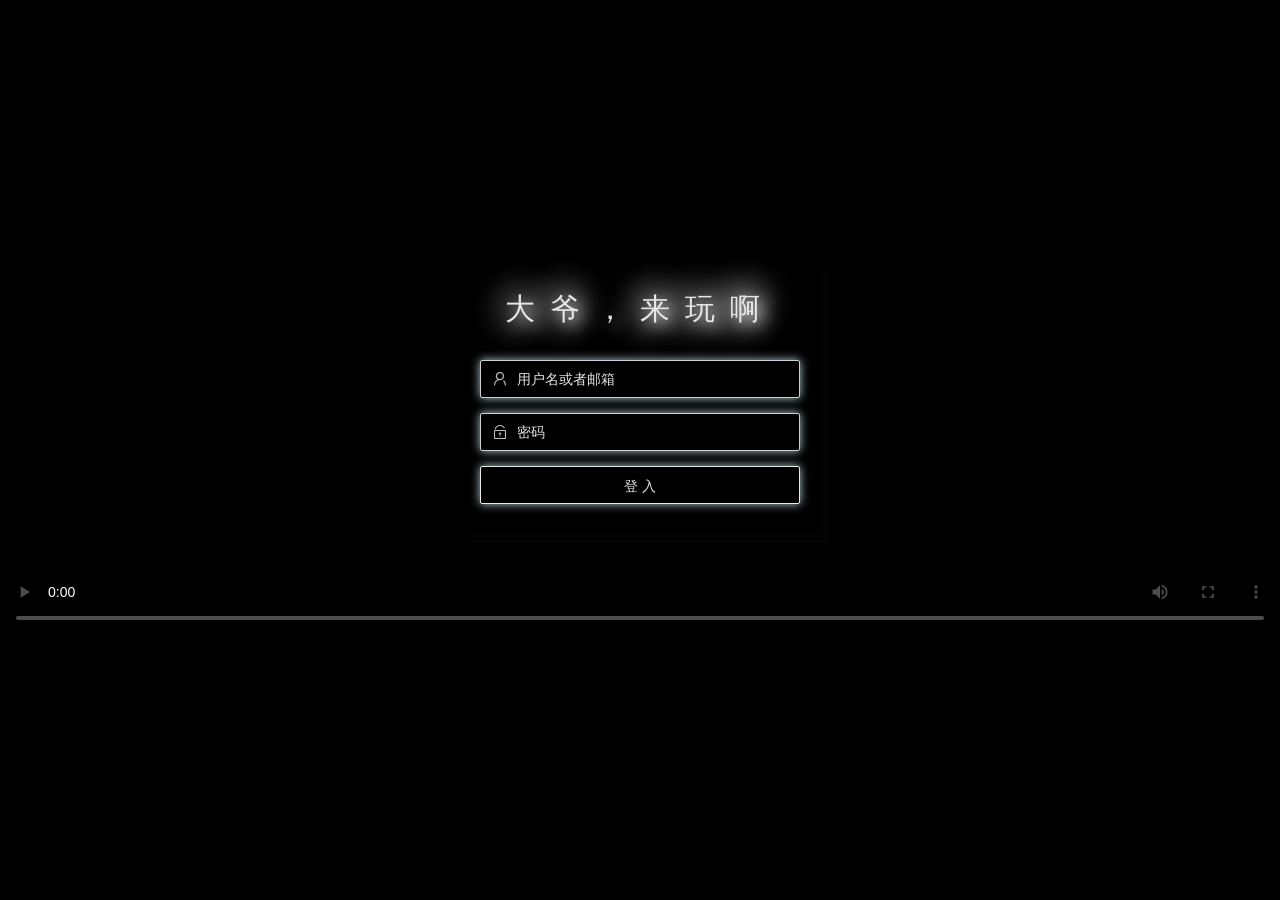
<file: admin/index.html>
<!DOCTYPE html>
<html lang="en">


<head>
    <meta charset="utf-8">
    <meta name="viewport" content="width=device-width, initial-scale=1, maximum-scale=1">
    <title>后台管理系统</title>
    <link rel="stylesheet" href="./assets/lib/layui/css/layui.css">
    <link rel="stylesheet" href="./assets/css/index.css">
    <script>
        if (!localStorage.getItem('token')) {
            location.href = './login.html'
        }
    </script>
</head>



<body class="layui-layout-body">
    <div class="layui-layout layui-layout-admin">
        <div class="layui-header">
            <div class="layui-logo">后台管理系统</div>
            <!-- 头部区域（可配合layui已有的水平导航） -->

            <ul class="layui-nav layui-layout-right">
                <li class="layui-nav-item">
                    <a href="javascript:;">
                        <img src="https://dss3.bdstatic.com/70cFv8Sh_Q1YnxGkpoWK1HF6hhy/it/u=1431126745,2958218412&fm=26&gp=0.jpg" class="layui-nav-img">
                        Num-3
                    </a>
                </li>
                <li class="layui-nav-item"><a href="javascript:;" id="exit">退了</a></li>
            </ul>
        </div>

        <div class="layui-side layui-bg-black">
            <div class="layui-side-scroll">
                <!-- 左侧导航区域（可配合layui已有的垂直导航） -->
                <ul class="layui-nav layui-nav-tree" lay-filter="test">
                    <li class="layui-nav-item"><a href="./home/home.html" target="ifm">首页</a></li>
                    <li class="layui-nav-item layui-nav-itemed">
                        <a class="" href="javascript:;">用户管理</a>
                        <dl class="layui-nav-child">
                            <dd><a href="./user/user.html" target="ifm">用户列表</a></dd>
                            <dd><a href="./user/add.html" target="ifm">添加用户</a></dd>
                        </dl>
                    </li>
                    <li class="layui-nav-item">
                        <a href="javascript:;">资源管理</a>
                        <dl class="layui-nav-child">
                            <dd><a href="./link/link.html" target="ifm">友情链接</a></dd>
                            <dd><a href="./swiper/swiper.html" target="ifm">轮播图</a></dd>
                            <dd><a href="./comment/comment.html" target="ifm">评论管理</a></dd>
                        </dl>
                    </li>

                </ul>
            </div>
        </div>

        <div class="layui-body">
            <!-- 内容主体区域 -->
            <iframe src="./home/home.html" frameborder="0" name="ifm">

            </iframe>
        </div>

        <!-- <div class="layui-footer"> -->
            <!-- 底部固定区域 -->
            <!-- © layui.com - 底部固定区域 -->
        <!-- </div> -->
    </div>

    <script src="./assets/lib/jquery.js"></script>
    <script src="./assets/lib/layui/layui.all.js"></script>
    <script src="./assets/js/common.js"></script>
    <script src="./assets/js/index.js"></script>
</body>

</html>
</file>
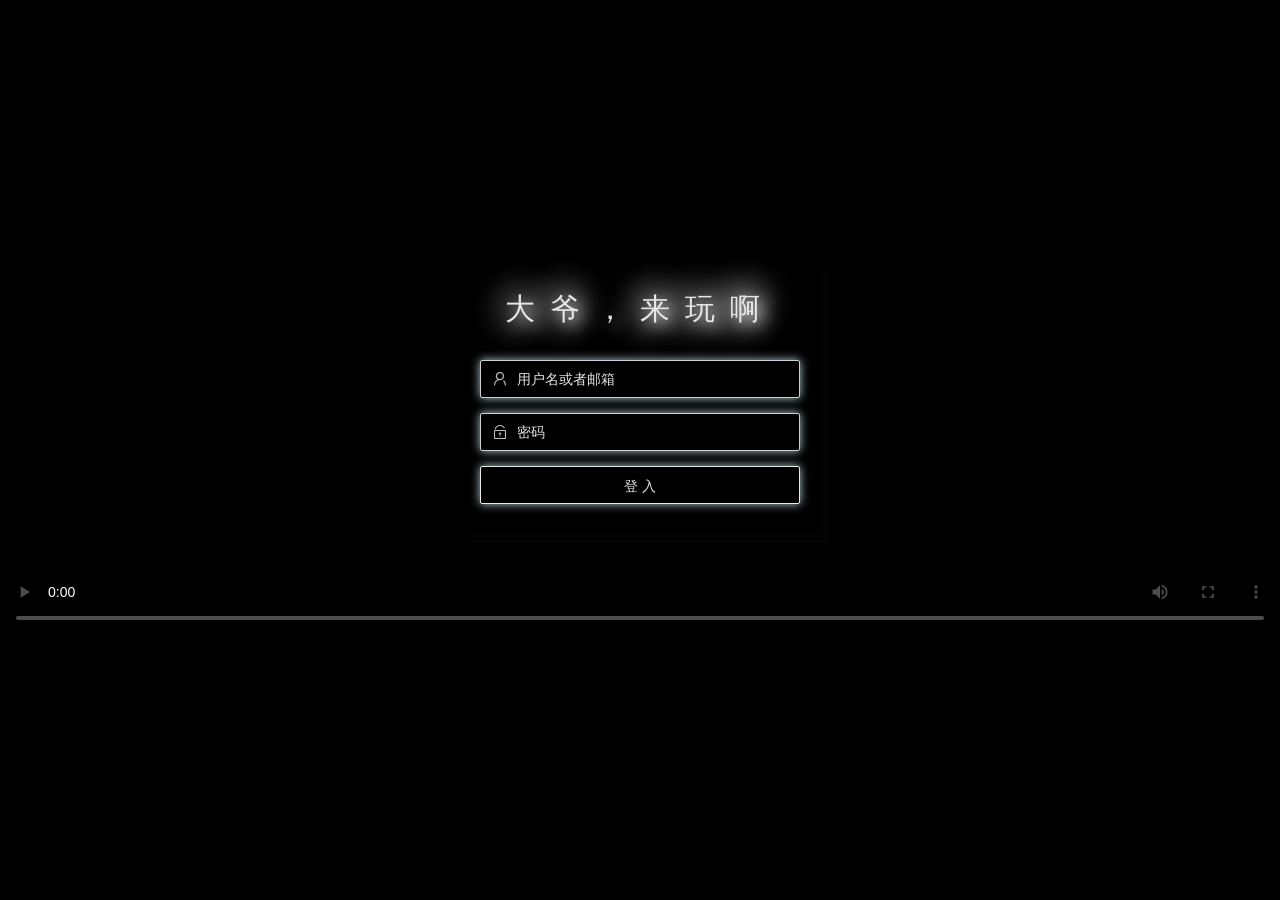
<file: admin/login.html>
<!DOCTYPE html>
<html lang="en">

<head>
    <meta charset="UTF-8">
    <meta name="viewport" content="width=device-width, initial-scale=1.0">
    <title>Document</title>
    <link rel="stylesheet" href="./assets/lib/layui/css/layui.css">
    <link rel="stylesheet" href="./assets/css/login.css">

</head>

<body>
    <div>
        <video loop="loop" autoplay="autoplay" controls
            poster="//pic.xiami.net/images/column/7157/5b162e78a2a92_357877383_1528180344.jpg?x-oss-process=image/resize,limit_0,m_fill,w_920,h_518/quality,q_80/format,jpg"
            src="//cloud.video.taobao.com/play/u/1748679248/p/2/e/6/t/1/50158500246.mp4">
        </video>
    </div>

    <div class="login">
        <div class="login_form">
            <form class="layui-form" action="">
                <div class="layui-form-item logo-title">
                    <h1>大爷，来玩啊</h1>
                </div>
                <div class="layui-form-item">
                    <label class="layui-icon layui-icon-username" for="username"></label>
                    <input type="text" name="username" lay-verify="required|account" placeholder="用户名或者邮箱"
                        autocomplete="off" class="layui-input" value="">
                </div>
                <div class="layui-form-item">
                    <label class="layui-icon layui-icon-password" for="password"></label>
                    <input type="password" name="password" lay-verify="required|password" placeholder="密码"
                        autocomplete="off" class="layui-input" value="">
                </div>
                <div class="layui-form-item">
                    <button class="layui-btn layui-btn-normal layui-btn-fluid" lay-submit="" lay-filter="login">登
                        入</button>
                </div>
            </form>
        </div>
    </div>



    <script src="./assets/lib/jquery.js"></script>
    <script src="./assets/lib/layui/layui.all.js"></script>
    <script src="./assets/js/common.js"></script>
    <script src="./assets/js/login.js"></script>

</body>

</html>
</file>
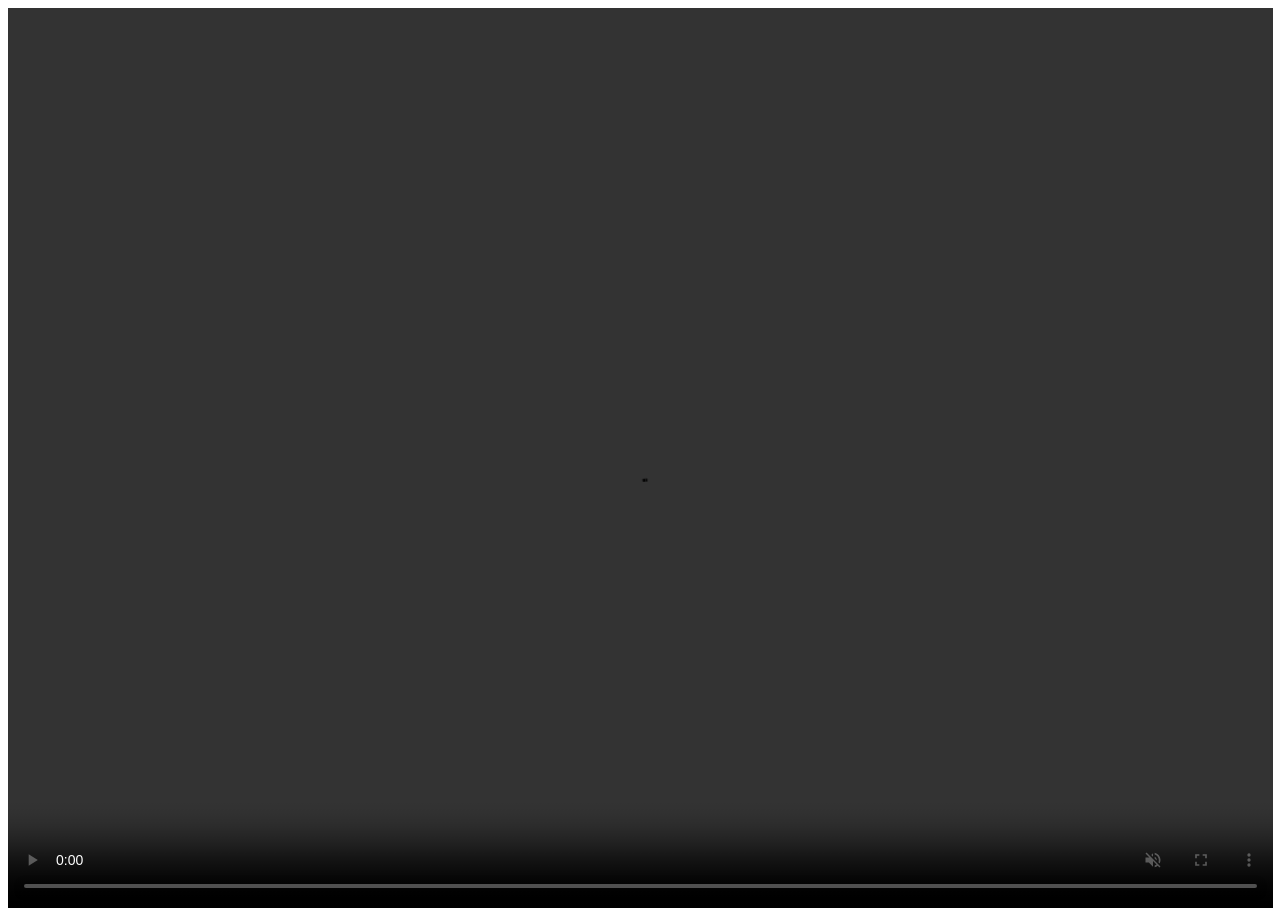
<file: admin/home/home.html>
<!DOCTYPE html>
<html lang="en">

<head>
  <meta charset="UTF-8">
  <title>Document</title>
  <style>
    html,
    body {
      width: 100%;
      height: 100%;
      overflow: hidden;
    }

    body {
      box-sizing: border-box;
      padding-right: 15px;
    }

    video {
      width: 100%;
      height: 100%;
      object-fit: cover;
    }
  </style>
</head>


<body>
  <video muted="" data-autoplay="" loop="loop" autoplay="autoplay" controls
    src="https://sf1-scmcdn2-tos.pstatp.com/ies/fe_app_new/musics/tvc-v3.d84159ab.mp4" class="video-tvc" id="video-tvc"
    data-object-fit="">
  </video>
</body>

</html>
</file>
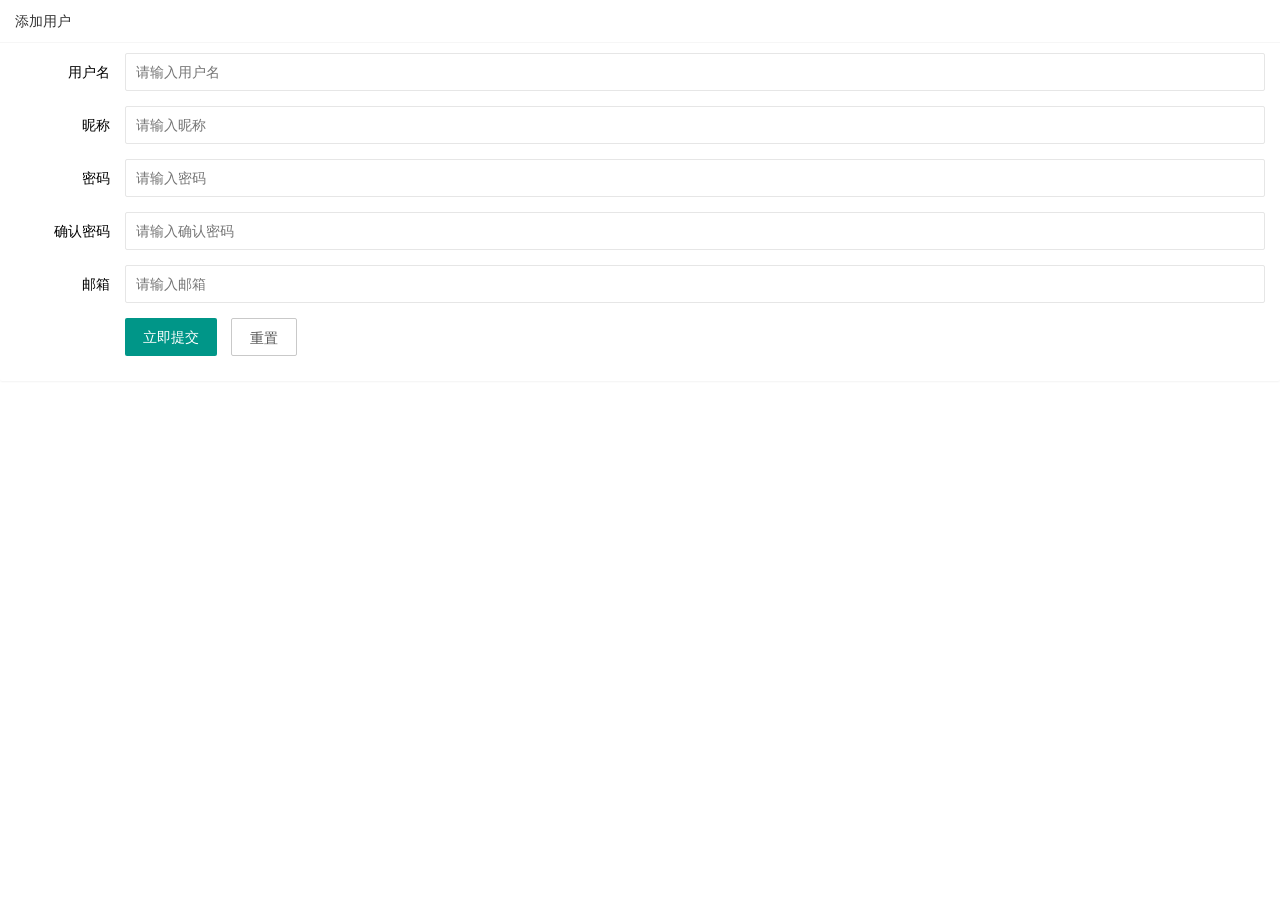
<file: admin/user/add.html>
<!DOCTYPE html>
<html lang="en">

<head>
  <meta charset="UTF-8">
  <title>Document</title>
  <link rel="stylesheet" type="text/css" href="../assets/lib/layui/css/layui.css">

</head>

<body>
  <div class="layui-card">
    <div class="layui-card-header">添加用户</div>
    <div class="layui-card-body">
      <!-- 添加用户表单 -->
      <form class="layui-form" action="">
        <!-- 用户名 -->
        <div class="layui-form-item">
          <label class="layui-form-label">用户名</label>
          <div class="layui-input-block">
            <input type="text" name="username" required lay-verify="required" placeholder="请输入用户名" autocomplete="off"
              class="layui-input">
          </div>
        </div>
        <!-- 昵称 -->
        <div class="layui-form-item">
          <label class="layui-form-label">昵称</label>
          <div class="layui-input-block">
            <input type="text" name="nickname" required lay-verify="required" placeholder="请输入昵称" autocomplete="off"
              class="layui-input">
          </div>
        </div>
        <!-- 密码 -->
        <div class="layui-form-item">
          <label class="layui-form-label">密码</label>
          <div class="layui-input-block">
            <input type="password" name="password" required lay-verify="required|len" placeholder="请输入密码"
              autocomplete="off" class="layui-input">
          </div>
        </div>
        <!-- 确认密码 -->
        <div class="layui-form-item">
          <label class="layui-form-label">确认密码</label>
          <div class="layui-input-block">
            <input type="password" required lay-verify="required|len|same" placeholder="请输入确认密码" autocomplete="off"
              class="layui-input">
          </div>
        </div>
        <!-- 邮箱 -->
        <div class="layui-form-item">
          <label class="layui-form-label">邮箱</label>
          <div class="layui-input-block">
            <input type="text" name="email" required lay-verify="required|email" placeholder="请输入邮箱" autocomplete="off"
              class="layui-input">
          </div>
        </div>
        <!-- 提交按钮 -->
        <div class="layui-form-item">
          <div class="layui-input-block">
            <button class="layui-btn" lay-submit lay-filter="formDemo">立即提交</button>
            <button type="reset" class="layui-btn layui-btn-primary">重置</button>
          </div>
        </div>
      </form>
    </div>
  </div>
  <script type="text/javascript" src="../assets/lib/jquery.js"></script>
  <script type="text/javascript" src="../assets/js/common.js"></script>
  <script type="text/javascript" src="../assets/lib/layui/layui.all.js"></script>
  <script type="text/javascript" src="../assets/lib/template-web.js"></script>
  <script type="text/javascript" src="../assets/js/user/add.js"></script>
</body>

</html>
</file>
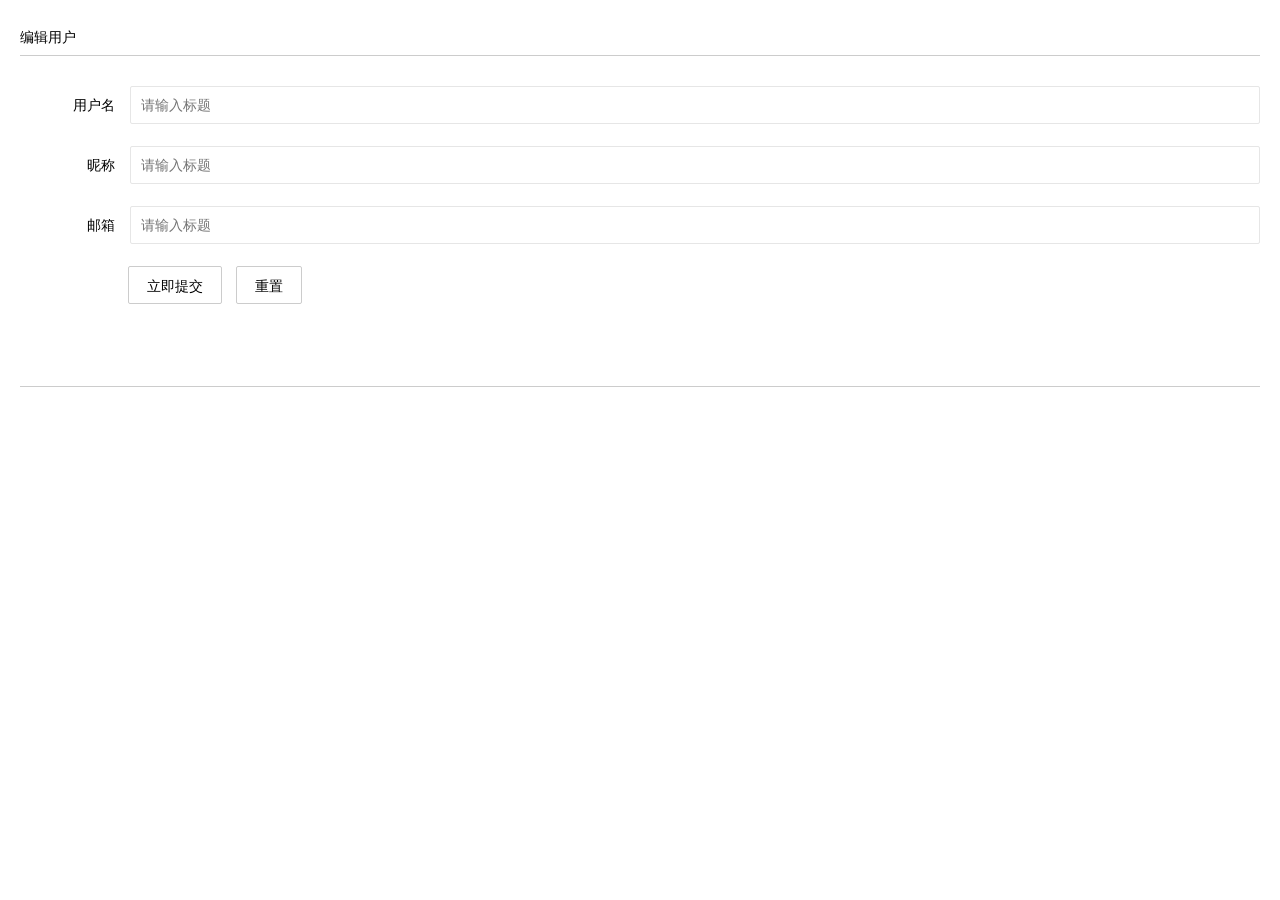
<file: admin/user/edit.html>
<!DOCTYPE html>
<html lang="en">

<head>
  <meta charset="UTF-8">
  <meta name="viewport" content="width=device-width, initial-scale=1.0">
  <title>编辑用户</title>
</head>

<body>
  <!DOCTYPE html>
  <html lang="en">

  <head>
    <meta charset="UTF-8">
    <meta name="viewport" content="width=device-width, initial-scale=1.0">
    <title>Document</title>
    <link rel="stylesheet" href="../assets/lib/layui/css/layui.css">
    <link rel="stylesheet" href="../assets/css/list.css">
    <link rel="stylesheet" href="../assets/css/bianji.css">
  </head>

  <body>
    <div class="a">
      编辑用户
    </div>

    <form class="layui-form" action="" lay-filter="test1" id="aa">
      <div class="layui-form-item">
        <label class="layui-form-label">用户名</label>
        <div class="layui-input-block">
          <input type="text" style=display:none; name="id" required lay-verify="required" placeholder="请输入标题" autocomplete="off"
          class="layui-input a0" >
          <input type="text" name="username" required lay-verify="required" placeholder="请输入标题" autocomplete="off"
            class="layui-input a1">
        </div>
      </div>

      <div class="layui-form-item">
        <label class="layui-form-label">昵称</label>
        <div class="layui-input-block">
          <input type="text" name="nickname" required lay-verify="required" placeholder="请输入标题" autocomplete="off"
            class="layui-input a2">
        </div>
      </div>

      <div class="layui-form-item">
        <label class="layui-form-label">邮箱</label>
        <div class="layui-input-block">
          <input type="text" name="email" required lay-verify="required" placeholder="请输入标题" autocomplete="off"
            class="layui-input a3">
        </div>
      </div>

      <div class="btn">
        <button class="layui-btn">立即提交</button>
        <button type="button" class="layui-btn">重置</button>
      </div>

    </form>

    <script src="../assets/lib/jquery.js"></script>
    <script src="../assets/lib/template-web.js"></script>
    <script src="../assets/lib/layui/layui.all.js"></script>
    <script src="../assets/js/common.js"></script>
    <script src="../assets/js/user/edit.js"></script>
  </body>

  </html>
</body>

</html>
</file>
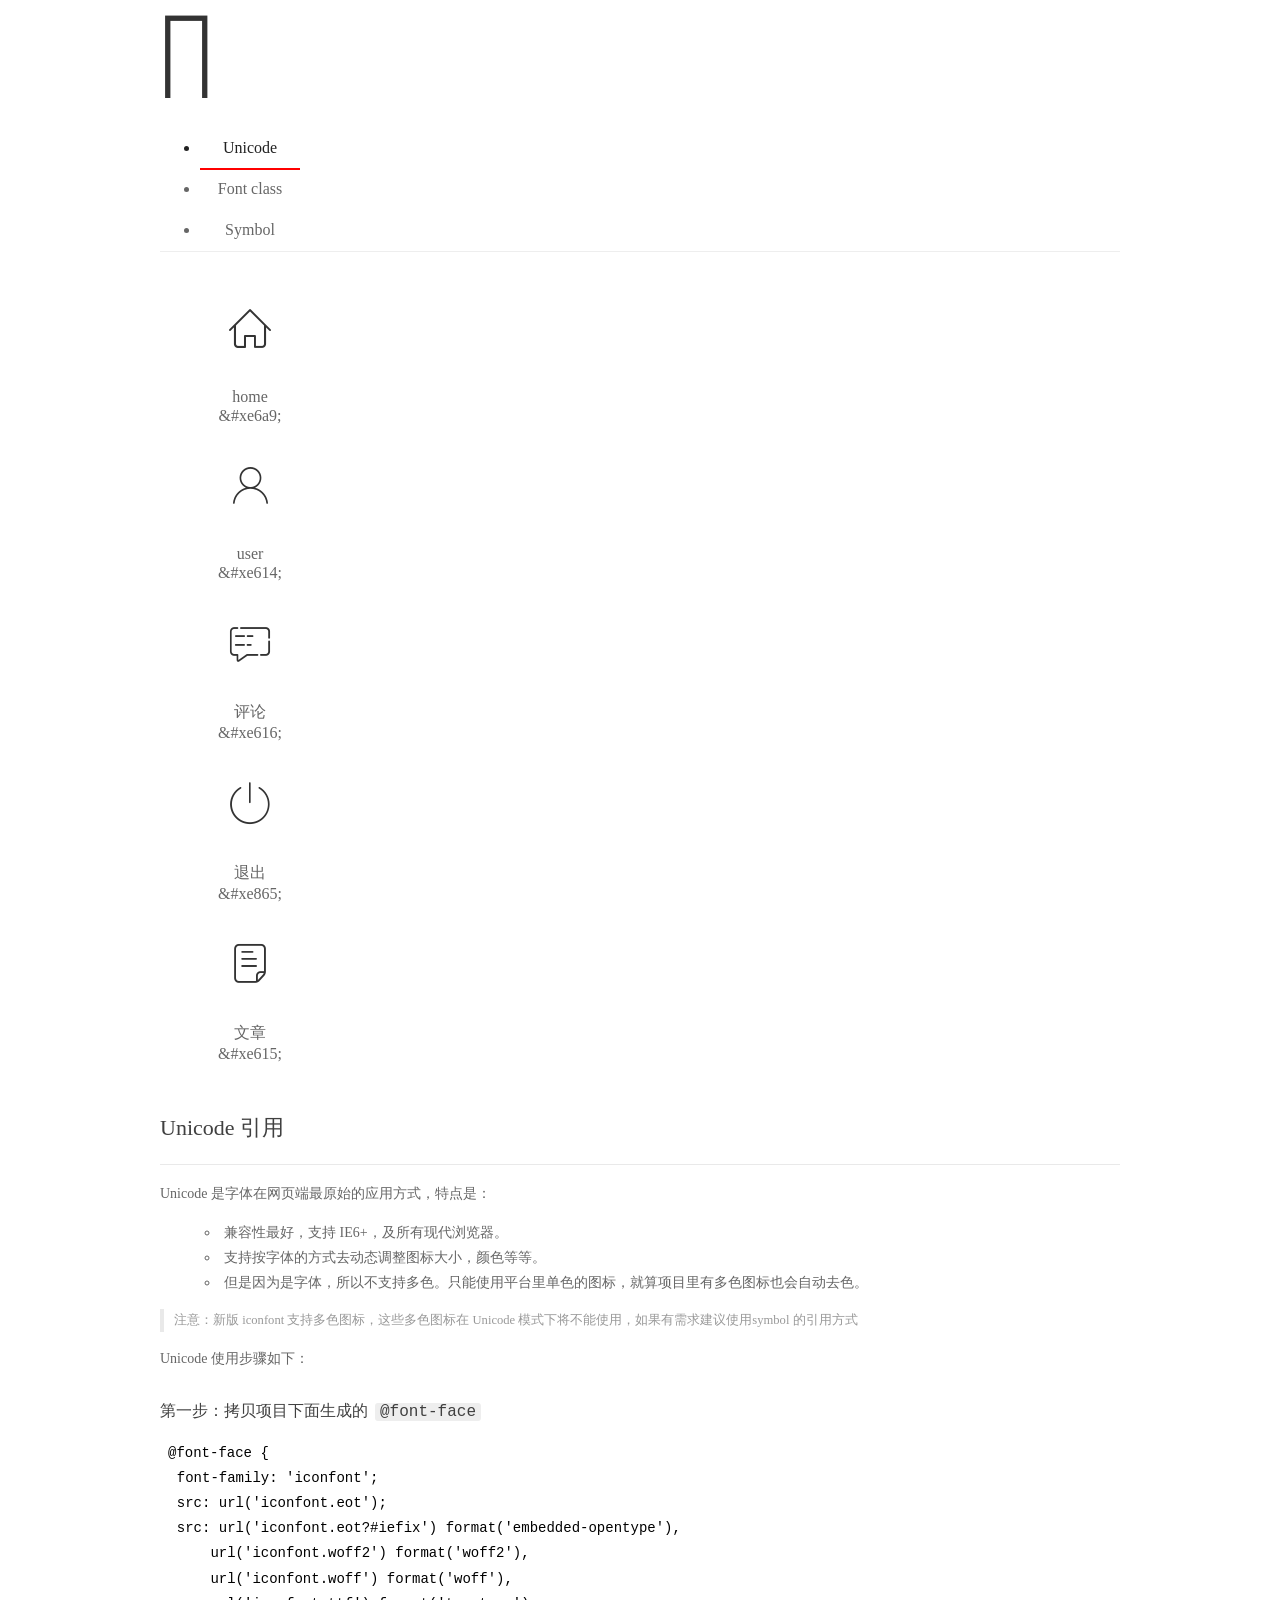
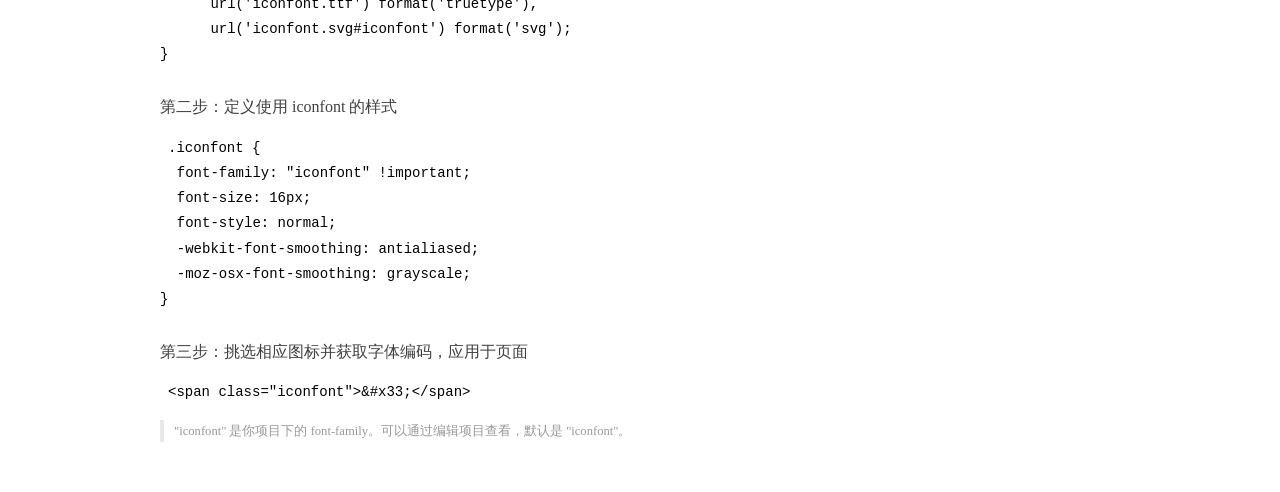
<file: admin/assets/fonts/demo_index.html>
<!DOCTYPE html>
<html>
<head>
  <meta charset="utf-8"/>
  <title>IconFont Demo</title>
  <link rel="shortcut icon" href="https://gtms04.alicdn.com/tps/i4/TB1_oz6GVXXXXaFXpXXJDFnIXXX-64-64.ico" type="image/x-icon"/>
  <link rel="stylesheet" href="https://g.alicdn.com/thx/cube/1.3.2/cube.min.css">
  <link rel="stylesheet" href="demo.css">
  <link rel="stylesheet" href="iconfont.css">
  <script src="iconfont.js"></script>
  <!-- jQuery -->
  <script src="https://a1.alicdn.com/oss/uploads/2018/12/26/7bfddb60-08e8-11e9-9b04-53e73bb6408b.js"></script>
  <!-- 代码高亮 -->
  <script src="https://a1.alicdn.com/oss/uploads/2018/12/26/a3f714d0-08e6-11e9-8a15-ebf944d7534c.js"></script>
</head>
<body>
  <div class="main">
    <h1 class="logo"><a href="https://www.iconfont.cn/" title="iconfont 首页" target="_blank">&#xe86b;</a></h1>
    <div class="nav-tabs">
      <ul id="tabs" class="dib-box">
        <li class="dib active"><span>Unicode</span></li>
        <li class="dib"><span>Font class</span></li>
        <li class="dib"><span>Symbol</span></li>
      </ul>
      
    </div>
    <div class="tab-container">
      <div class="content unicode" style="display: block;">
          <ul class="icon_lists dib-box">
          
            <li class="dib">
              <span class="icon iconfont">&#xe6a9;</span>
                <div class="name">home</div>
                <div class="code-name">&amp;#xe6a9;</div>
              </li>
          
            <li class="dib">
              <span class="icon iconfont">&#xe614;</span>
                <div class="name">user</div>
                <div class="code-name">&amp;#xe614;</div>
              </li>
          
            <li class="dib">
              <span class="icon iconfont">&#xe616;</span>
                <div class="name">评论</div>
                <div class="code-name">&amp;#xe616;</div>
              </li>
          
            <li class="dib">
              <span class="icon iconfont">&#xe865;</span>
                <div class="name">退出</div>
                <div class="code-name">&amp;#xe865;</div>
              </li>
          
            <li class="dib">
              <span class="icon iconfont">&#xe615;</span>
                <div class="name">文章</div>
                <div class="code-name">&amp;#xe615;</div>
              </li>
          
          </ul>
          <div class="article markdown">
          <h2 id="unicode-">Unicode 引用</h2>
          <hr>

          <p>Unicode 是字体在网页端最原始的应用方式，特点是：</p>
          <ul>
            <li>兼容性最好，支持 IE6+，及所有现代浏览器。</li>
            <li>支持按字体的方式去动态调整图标大小，颜色等等。</li>
            <li>但是因为是字体，所以不支持多色。只能使用平台里单色的图标，就算项目里有多色图标也会自动去色。</li>
          </ul>
          <blockquote>
            <p>注意：新版 iconfont 支持多色图标，这些多色图标在 Unicode 模式下将不能使用，如果有需求建议使用symbol 的引用方式</p>
          </blockquote>
          <p>Unicode 使用步骤如下：</p>
          <h3 id="-font-face">第一步：拷贝项目下面生成的 <code>@font-face</code></h3>
<pre><code class="language-css"
>@font-face {
  font-family: 'iconfont';
  src: url('iconfont.eot');
  src: url('iconfont.eot?#iefix') format('embedded-opentype'),
      url('iconfont.woff2') format('woff2'),
      url('iconfont.woff') format('woff'),
      url('iconfont.ttf') format('truetype'),
      url('iconfont.svg#iconfont') format('svg');
}
</code></pre>
          <h3 id="-iconfont-">第二步：定义使用 iconfont 的样式</h3>
<pre><code class="language-css"
>.iconfont {
  font-family: "iconfont" !important;
  font-size: 16px;
  font-style: normal;
  -webkit-font-smoothing: antialiased;
  -moz-osx-font-smoothing: grayscale;
}
</code></pre>
          <h3 id="-">第三步：挑选相应图标并获取字体编码，应用于页面</h3>
<pre>
<code class="language-html"
>&lt;span class="iconfont"&gt;&amp;#x33;&lt;/span&gt;
</code></pre>
          <blockquote>
            <p>"iconfont" 是你项目下的 font-family。可以通过编辑项目查看，默认是 "iconfont"。</p>
          </blockquote>
          </div>
      </div>
      <div class="content font-class">
        <ul class="icon_lists dib-box">
          
          <li class="dib">
            <span class="icon iconfont icon-home"></span>
            <div class="name">
              home
            </div>
            <div class="code-name">.icon-home
            </div>
          </li>
          
          <li class="dib">
            <span class="icon iconfont icon-user"></span>
            <div class="name">
              user
            </div>
            <div class="code-name">.icon-user
            </div>
          </li>
          
          <li class="dib">
            <span class="icon iconfont icon-pinglun"></span>
            <div class="name">
              评论
            </div>
            <div class="code-name">.icon-pinglun
            </div>
          </li>
          
          <li class="dib">
            <span class="icon iconfont icon-tuichu"></span>
            <div class="name">
              退出
            </div>
            <div class="code-name">.icon-tuichu
            </div>
          </li>
          
          <li class="dib">
            <span class="icon iconfont icon-16"></span>
            <div class="name">
              文章
            </div>
            <div class="code-name">.icon-16
            </div>
          </li>
          
        </ul>
        <div class="article markdown">
        <h2 id="font-class-">font-class 引用</h2>
        <hr>

        <p>font-class 是 Unicode 使用方式的一种变种，主要是解决 Unicode 书写不直观，语意不明确的问题。</p>
        <p>与 Unicode 使用方式相比，具有如下特点：</p>
        <ul>
          <li>兼容性良好，支持 IE8+，及所有现代浏览器。</li>
          <li>相比于 Unicode 语意明确，书写更直观。可以很容易分辨这个 icon 是什么。</li>
          <li>因为使用 class 来定义图标，所以当要替换图标时，只需要修改 class 里面的 Unicode 引用。</li>
          <li>不过因为本质上还是使用的字体，所以多色图标还是不支持的。</li>
        </ul>
        <p>使用步骤如下：</p>
        <h3 id="-fontclass-">第一步：引入项目下面生成的 fontclass 代码：</h3>
<pre><code class="language-html">&lt;link rel="stylesheet" href="./iconfont.css"&gt;
</code></pre>
        <h3 id="-">第二步：挑选相应图标并获取类名，应用于页面：</h3>
<pre><code class="language-html">&lt;span class="iconfont icon-xxx"&gt;&lt;/span&gt;
</code></pre>
        <blockquote>
          <p>"
            iconfont" 是你项目下的 font-family。可以通过编辑项目查看，默认是 "iconfont"。</p>
        </blockquote>
      </div>
      </div>
      <div class="content symbol">
          <ul class="icon_lists dib-box">
          
            <li class="dib">
                <svg class="icon svg-icon" aria-hidden="true">
                  <use xlink:href="#icon-home"></use>
                </svg>
                <div class="name">home</div>
                <div class="code-name">#icon-home</div>
            </li>
          
            <li class="dib">
                <svg class="icon svg-icon" aria-hidden="true">
                  <use xlink:href="#icon-user"></use>
                </svg>
                <div class="name">user</div>
                <div class="code-name">#icon-user</div>
            </li>
          
            <li class="dib">
                <svg class="icon svg-icon" aria-hidden="true">
                  <use xlink:href="#icon-pinglun"></use>
                </svg>
                <div class="name">评论</div>
                <div class="code-name">#icon-pinglun</div>
            </li>
          
            <li class="dib">
                <svg class="icon svg-icon" aria-hidden="true">
                  <use xlink:href="#icon-tuichu"></use>
                </svg>
                <div class="name">退出</div>
                <div class="code-name">#icon-tuichu</div>
            </li>
          
            <li class="dib">
                <svg class="icon svg-icon" aria-hidden="true">
                  <use xlink:href="#icon-16"></use>
                </svg>
                <div class="name">文章</div>
                <div class="code-name">#icon-16</div>
            </li>
          
          </ul>
          <div class="article markdown">
          <h2 id="symbol-">Symbol 引用</h2>
          <hr>

          <p>这是一种全新的使用方式，应该说这才是未来的主流，也是平台目前推荐的用法。相关介绍可以参考这篇<a href="">文章</a>
            这种用法其实是做了一个 SVG 的集合，与另外两种相比具有如下特点：</p>
          <ul>
            <li>支持多色图标了，不再受单色限制。</li>
            <li>通过一些技巧，支持像字体那样，通过 <code>font-size</code>, <code>color</code> 来调整样式。</li>
            <li>兼容性较差，支持 IE9+，及现代浏览器。</li>
            <li>浏览器渲染 SVG 的性能一般，还不如 png。</li>
          </ul>
          <p>使用步骤如下：</p>
          <h3 id="-symbol-">第一步：引入项目下面生成的 symbol 代码：</h3>
<pre><code class="language-html">&lt;script src="./iconfont.js"&gt;&lt;/script&gt;
</code></pre>
          <h3 id="-css-">第二步：加入通用 CSS 代码（引入一次就行）：</h3>
<pre><code class="language-html">&lt;style&gt;
.icon {
  width: 1em;
  height: 1em;
  vertical-align: -0.15em;
  fill: currentColor;
  overflow: hidden;
}
&lt;/style&gt;
</code></pre>
          <h3 id="-">第三步：挑选相应图标并获取类名，应用于页面：</h3>
<pre><code class="language-html">&lt;svg class="icon" aria-hidden="true"&gt;
  &lt;use xlink:href="#icon-xxx"&gt;&lt;/use&gt;
&lt;/svg&gt;
</code></pre>
          </div>
      </div>

    </div>
  </div>
  <script>
  $(document).ready(function () {
      $('.tab-container .content:first').show()

      $('#tabs li').click(function (e) {
        var tabContent = $('.tab-container .content')
        var index = $(this).index()

        if ($(this).hasClass('active')) {
          return
        } else {
          $('#tabs li').removeClass('active')
          $(this).addClass('active')

          tabContent.hide().eq(index).fadeIn()
        }
      })
    })
  </script>
</body>
</html>
</file>
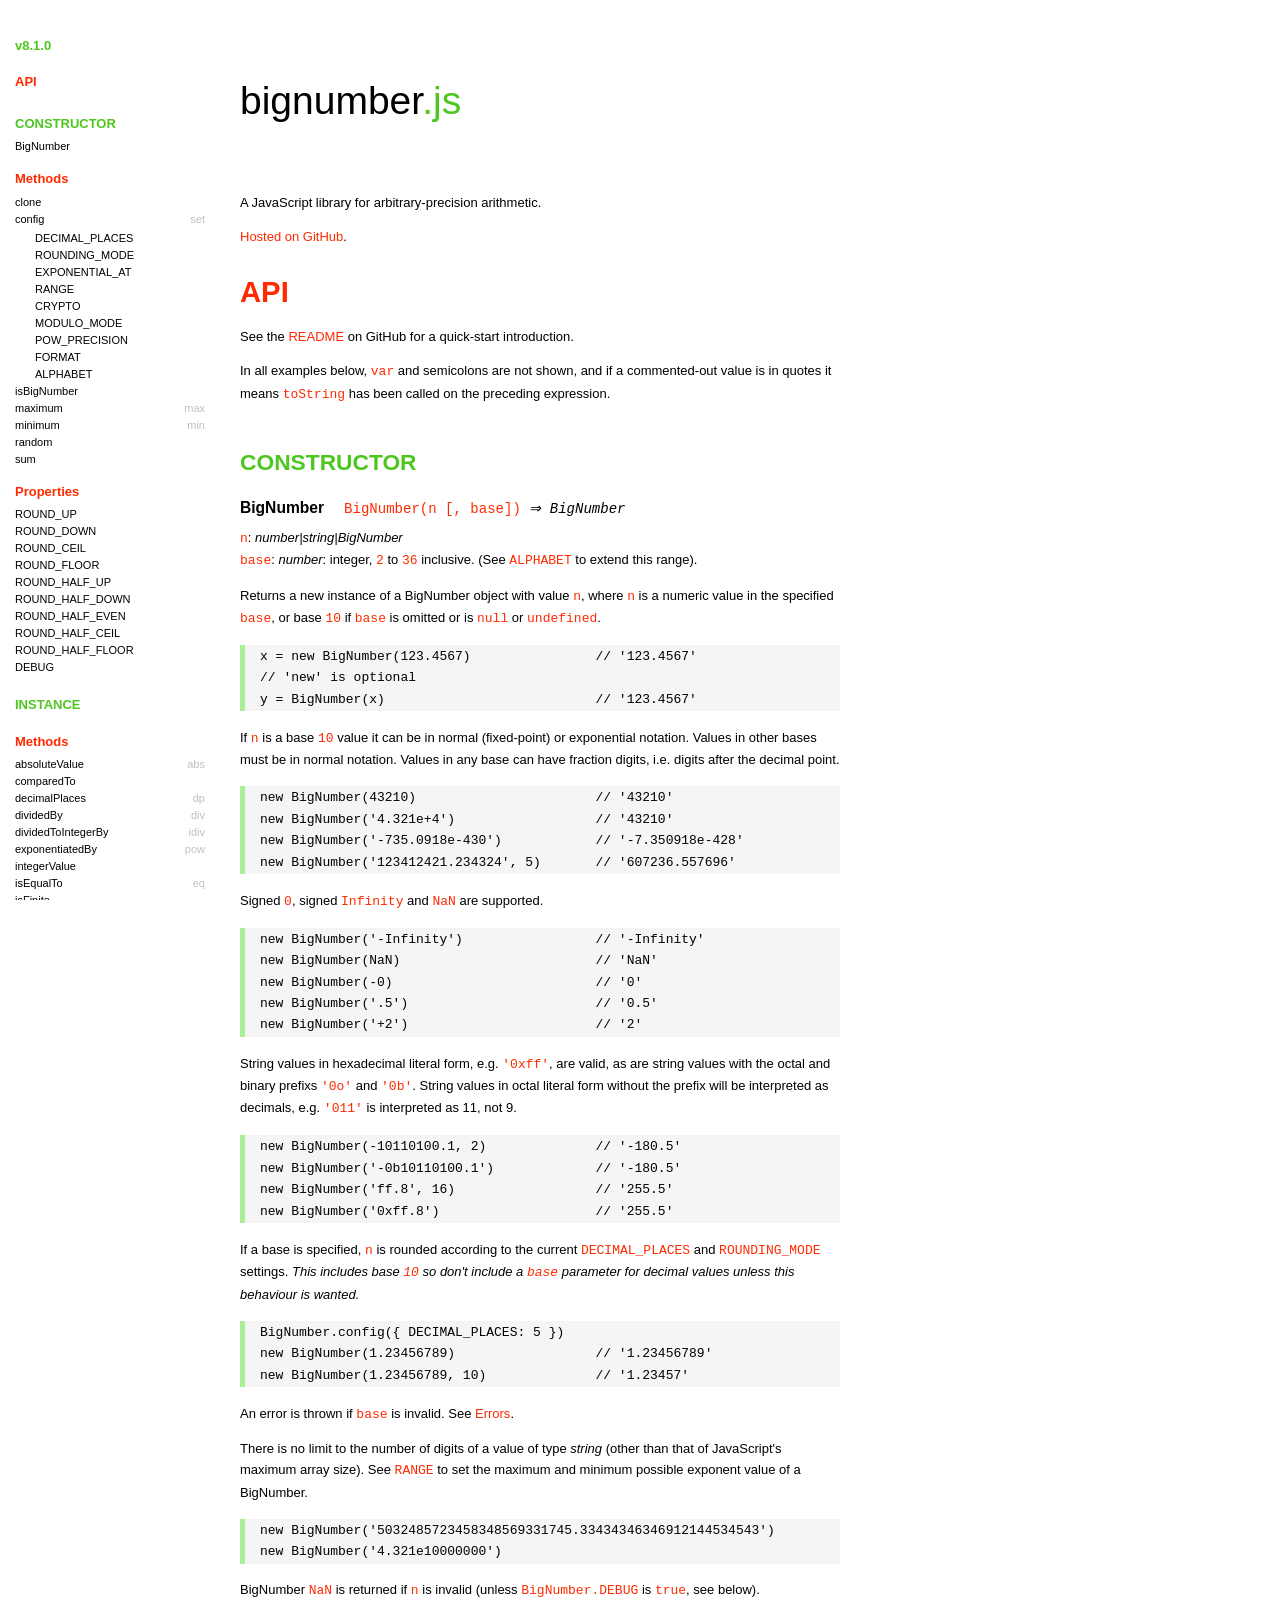
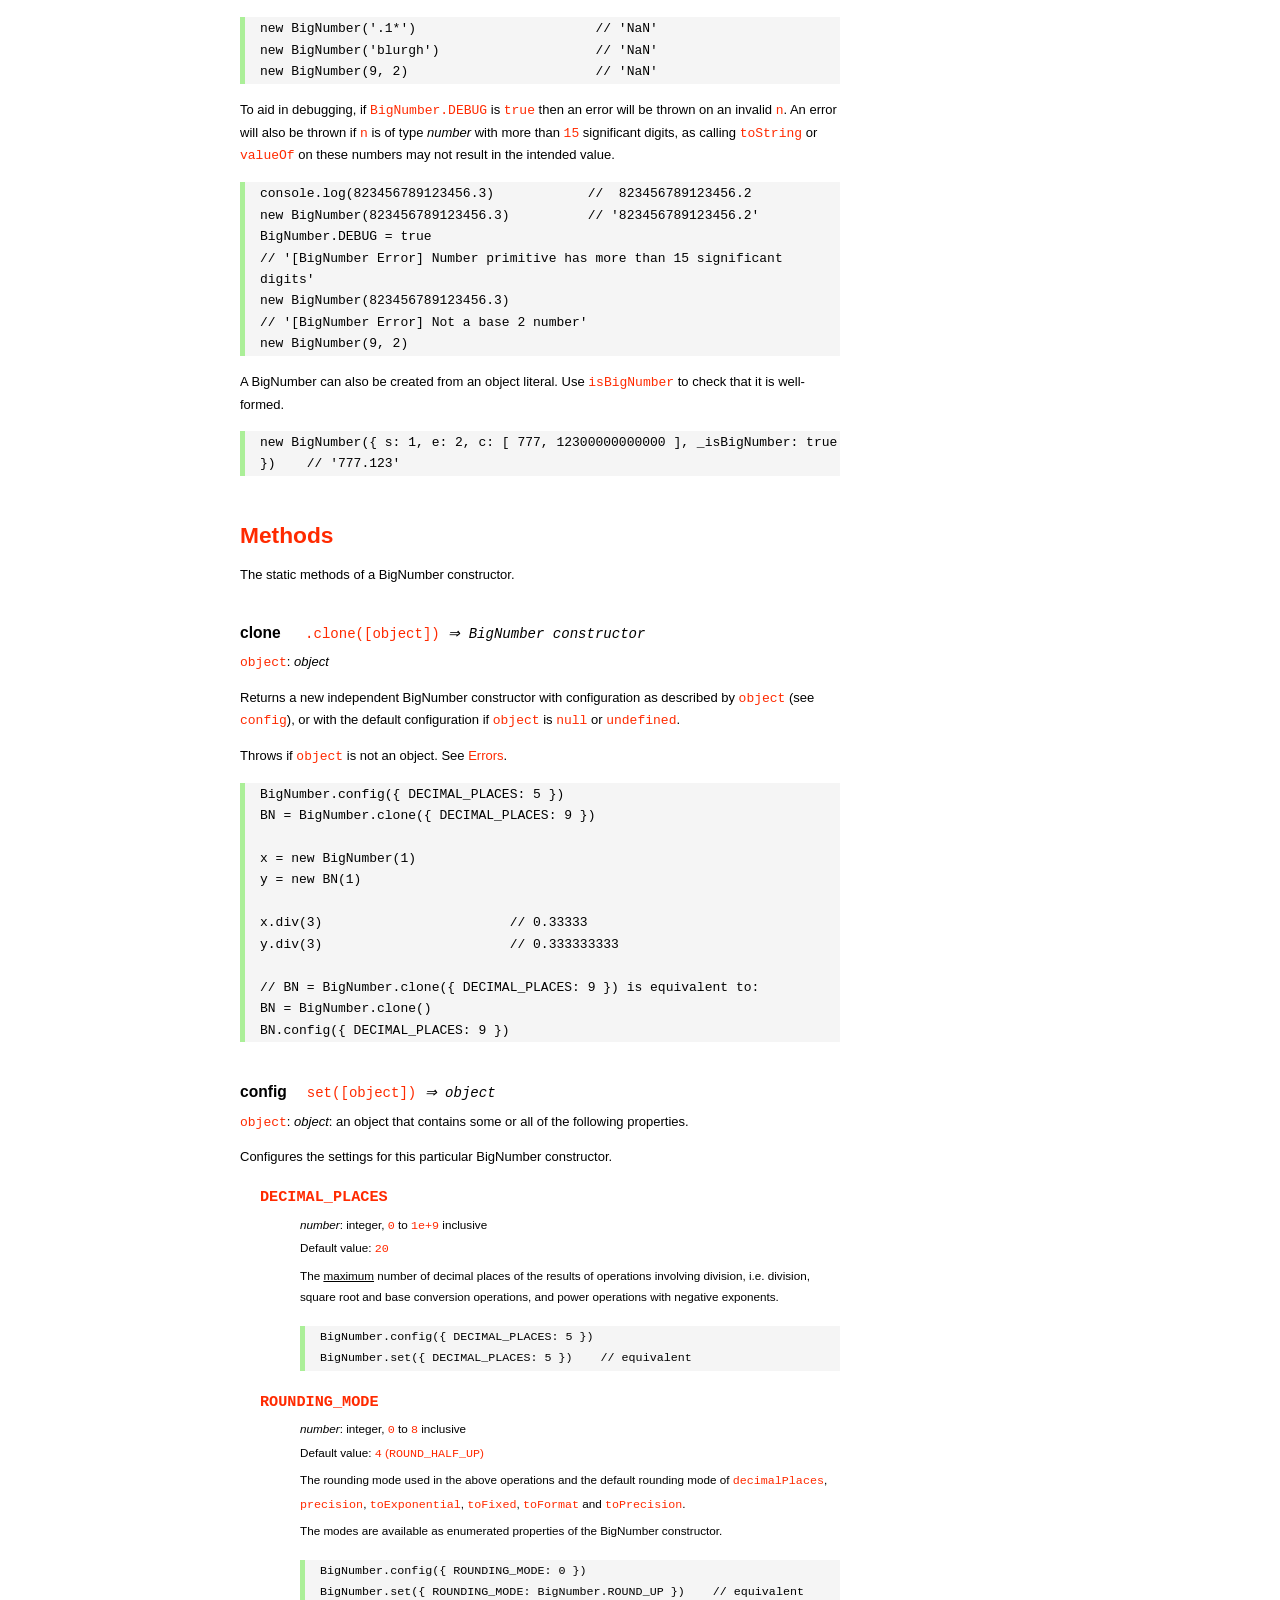
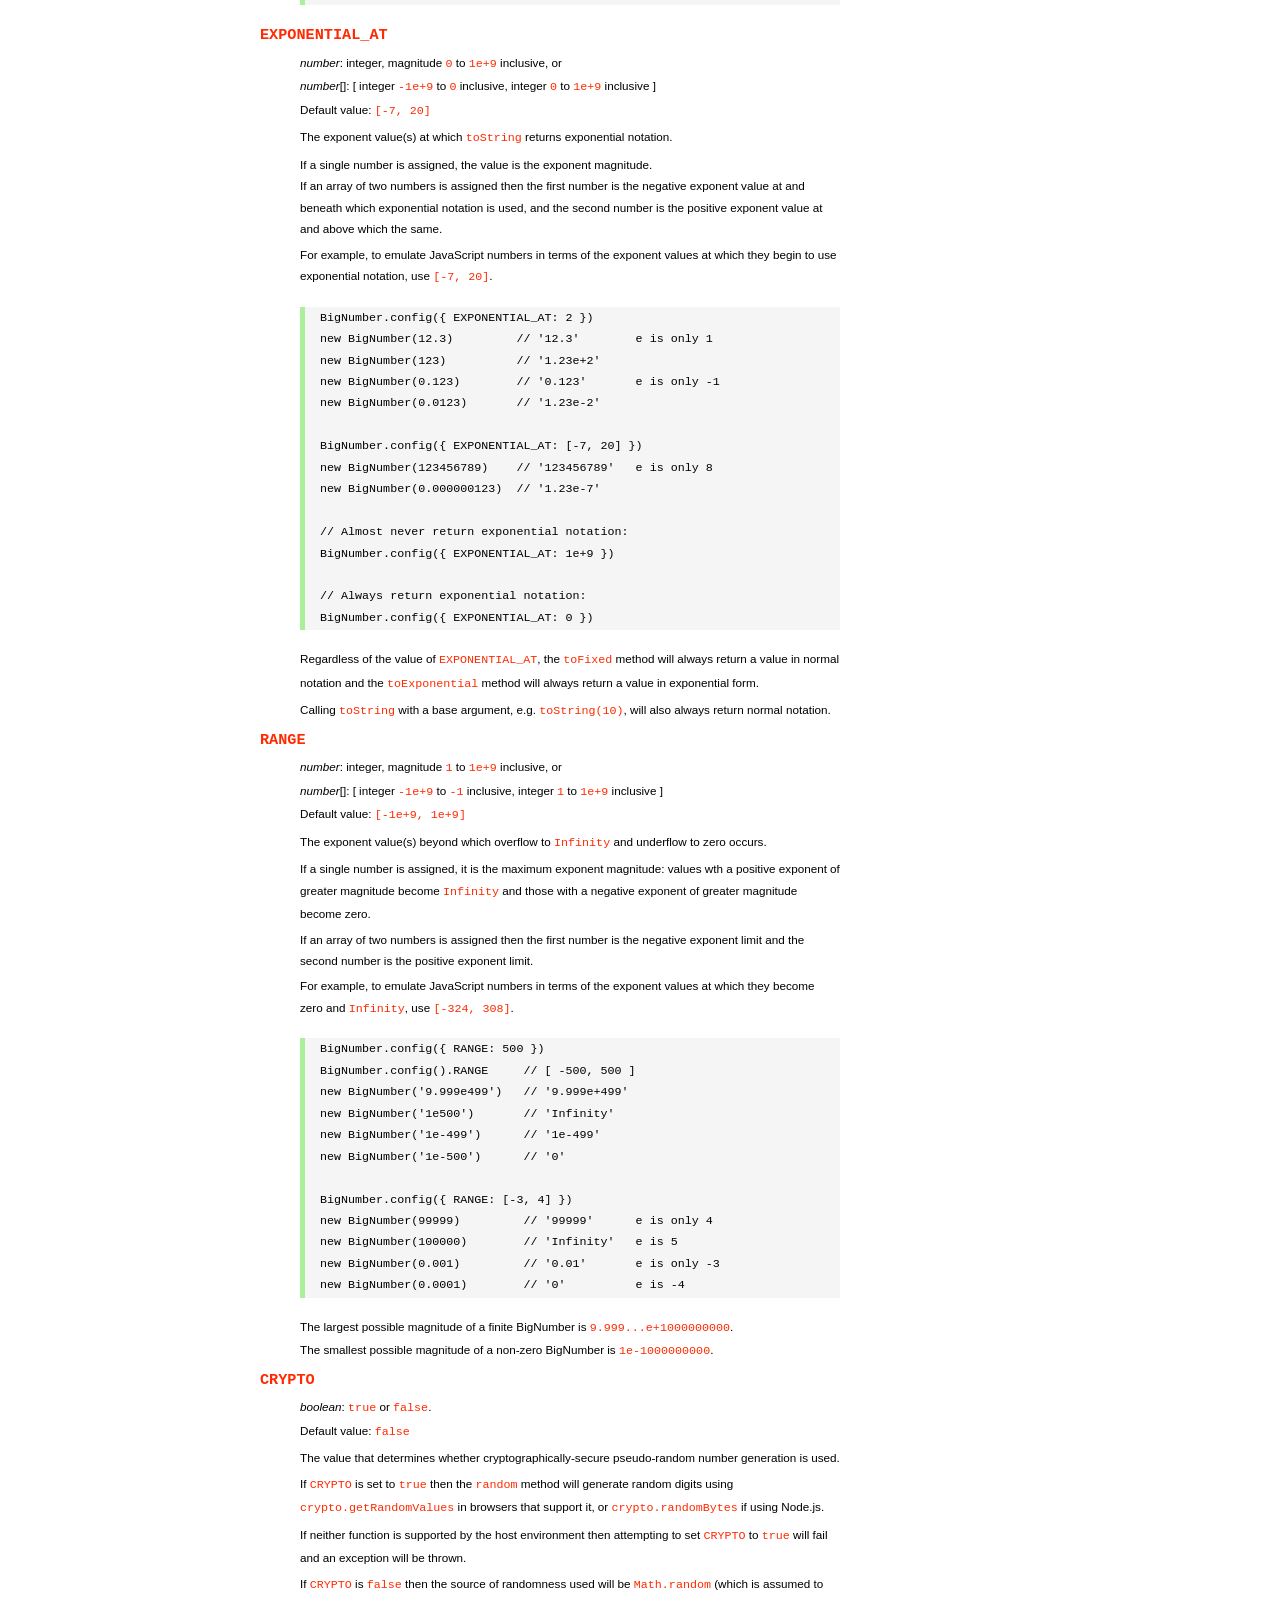
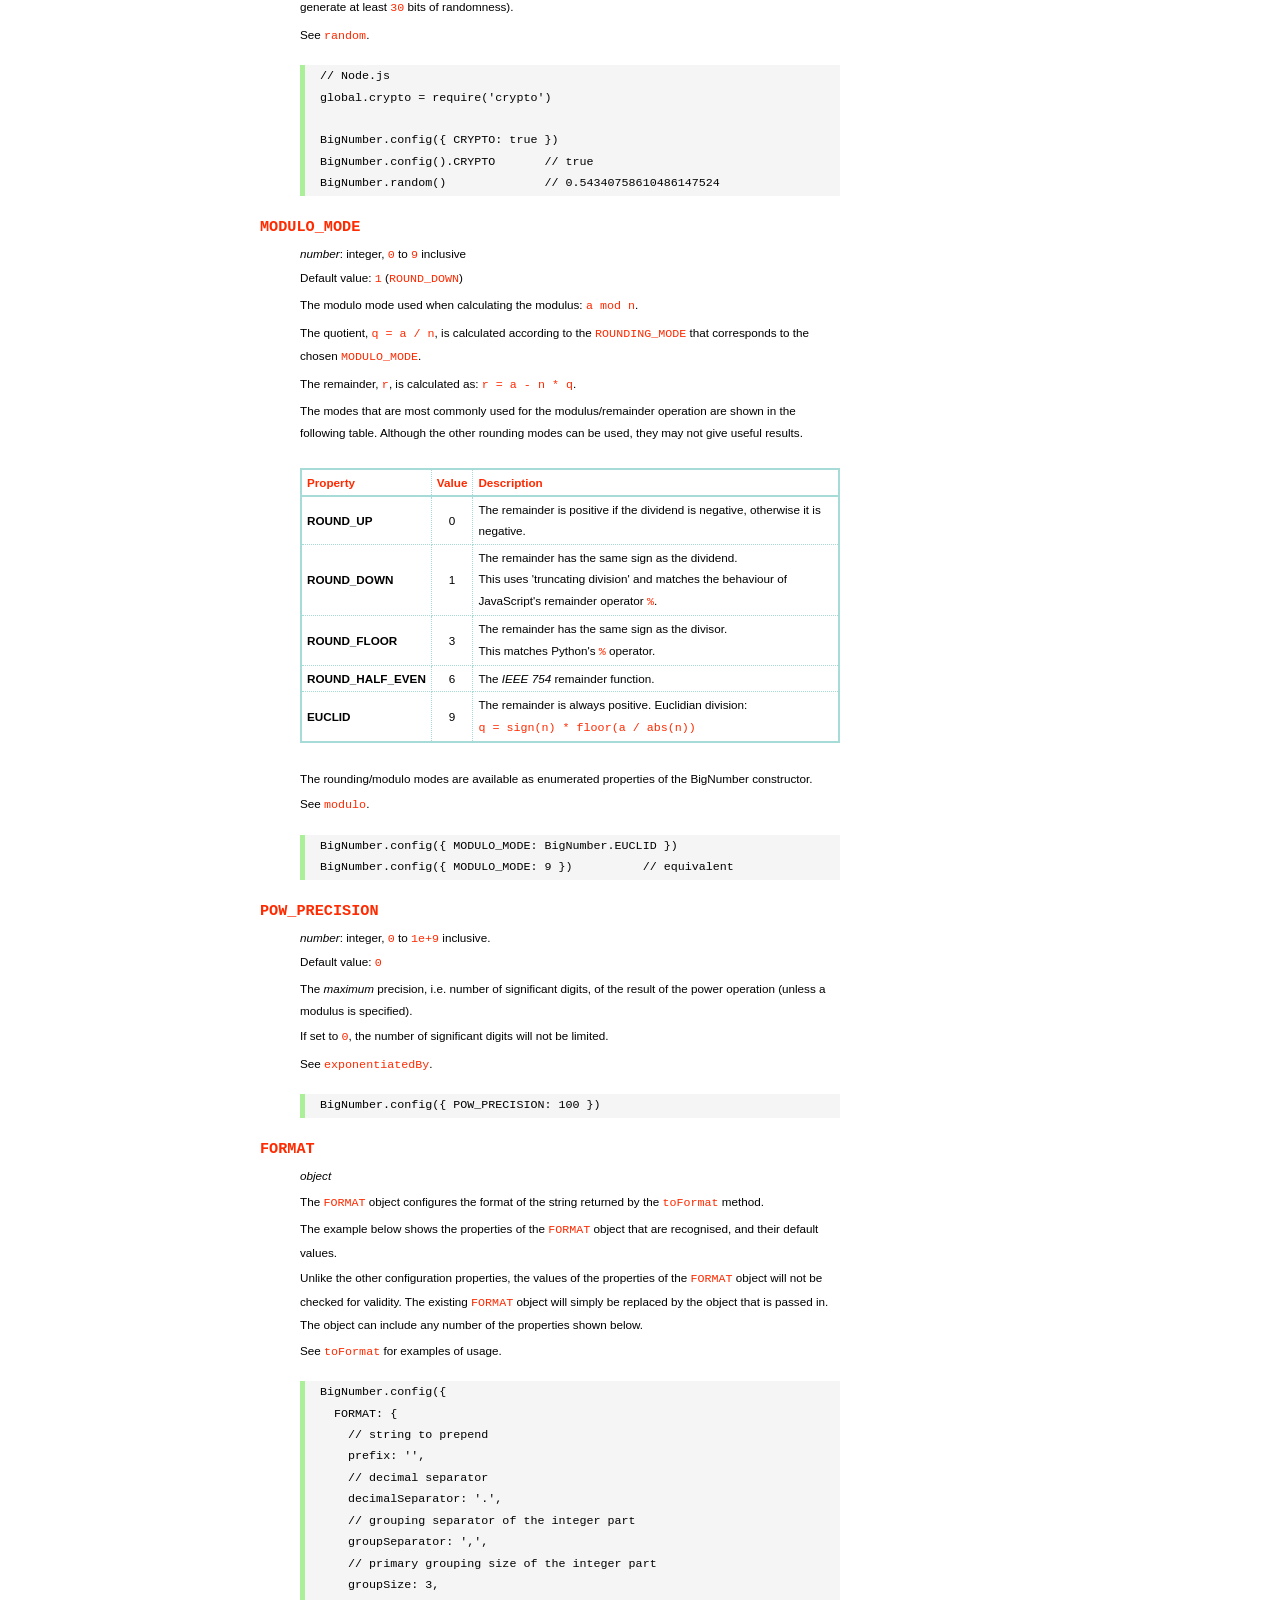
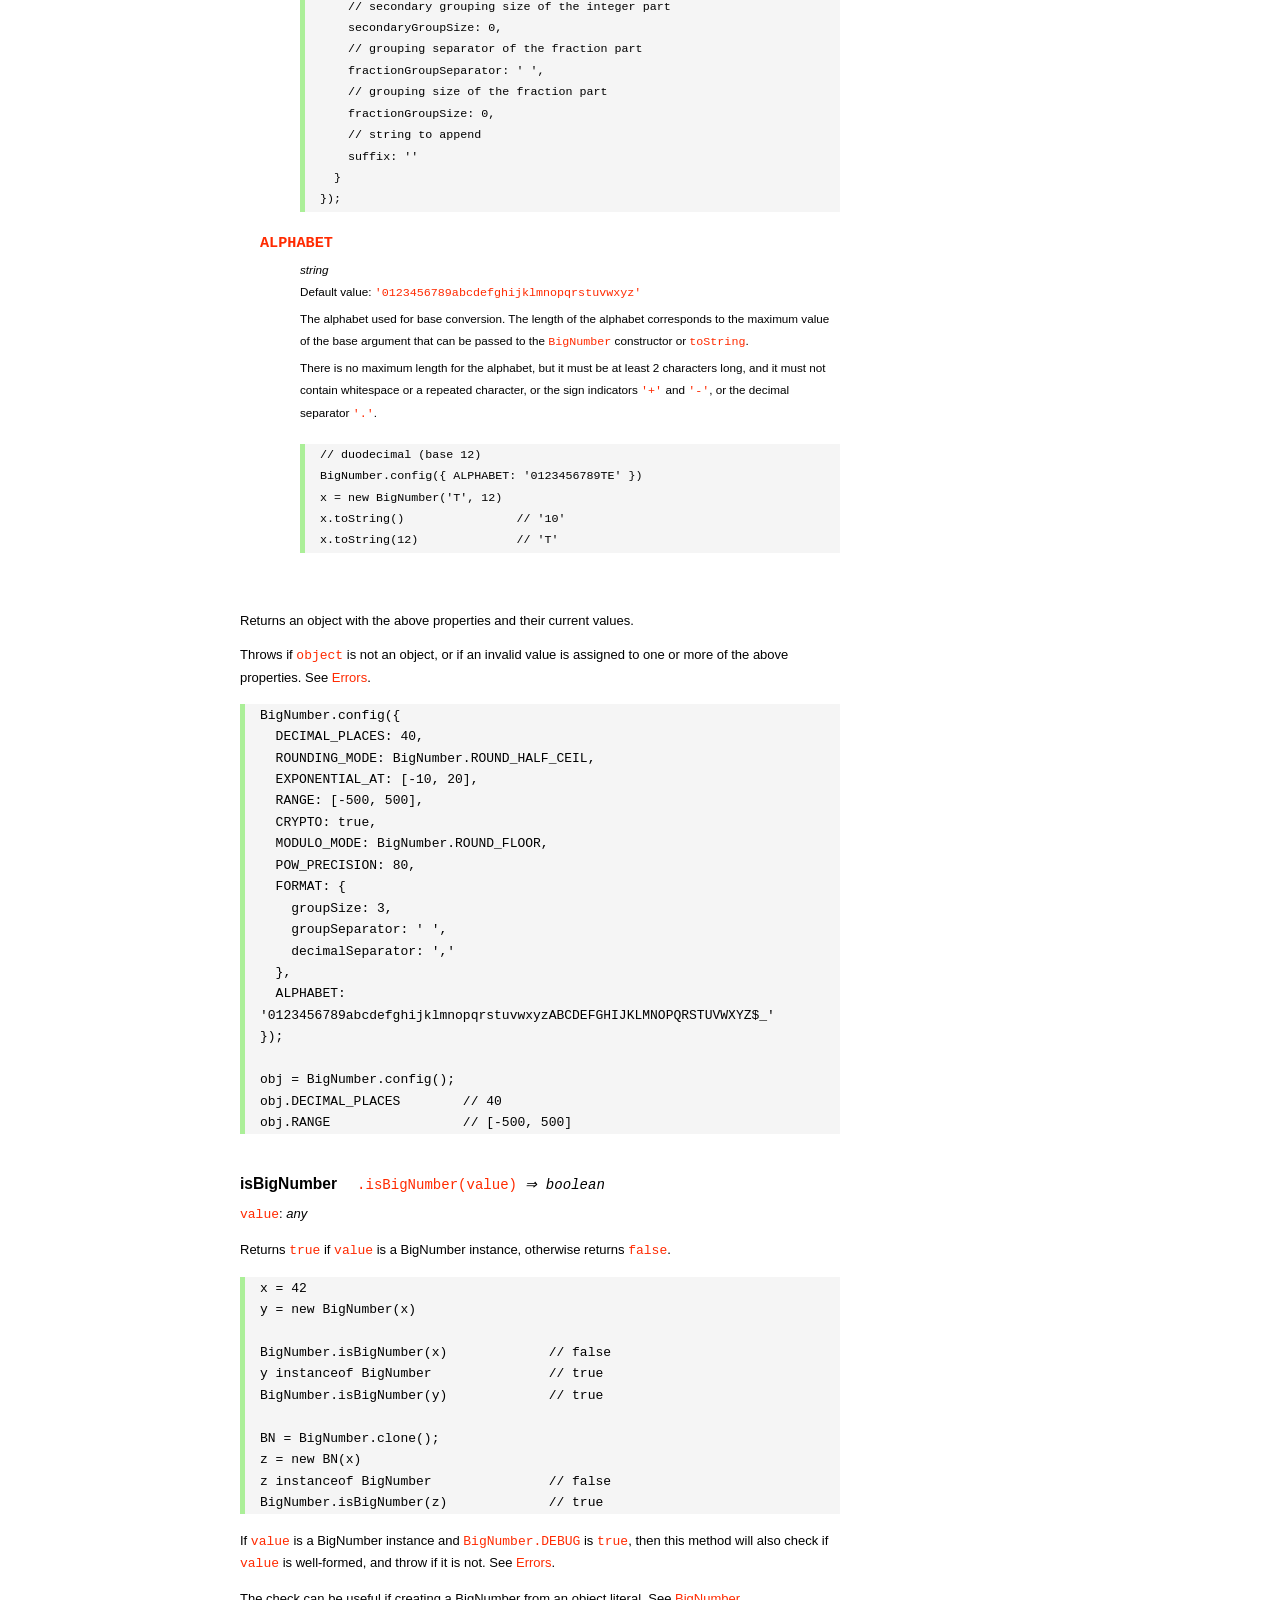
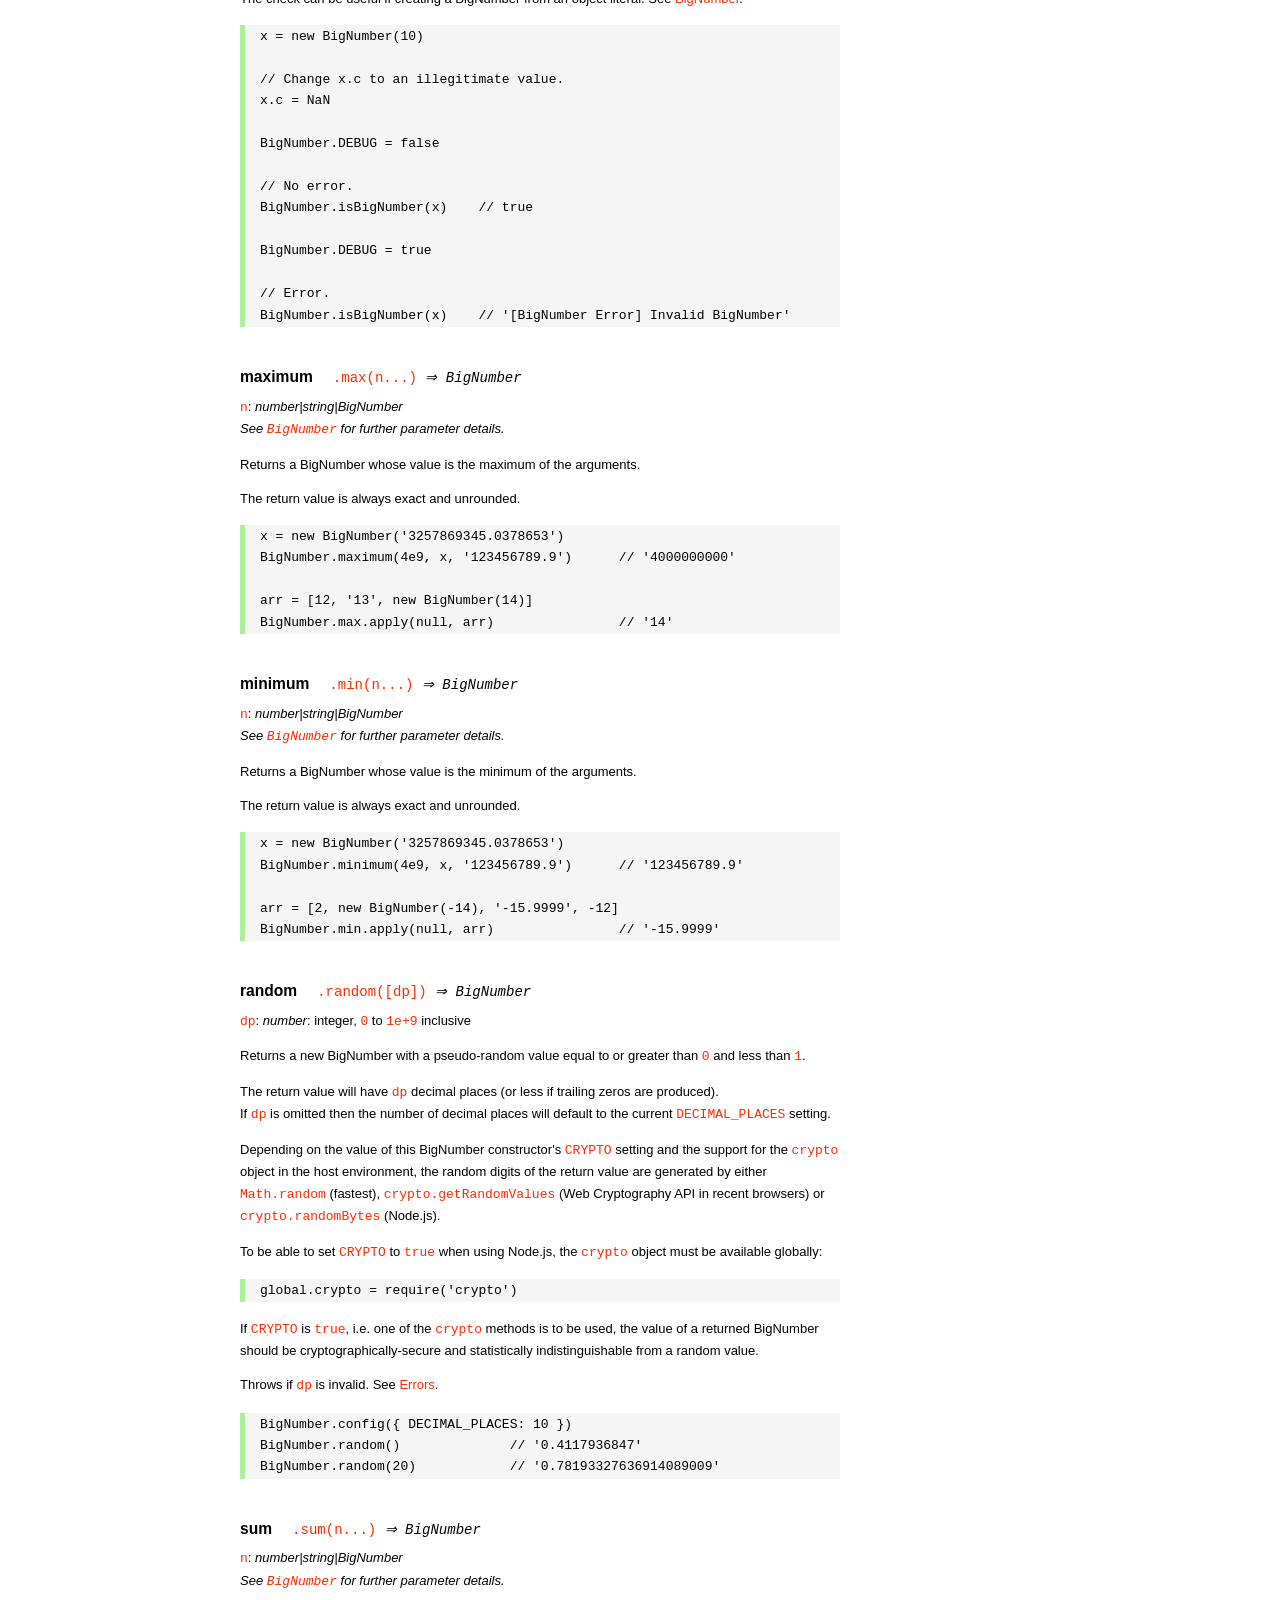
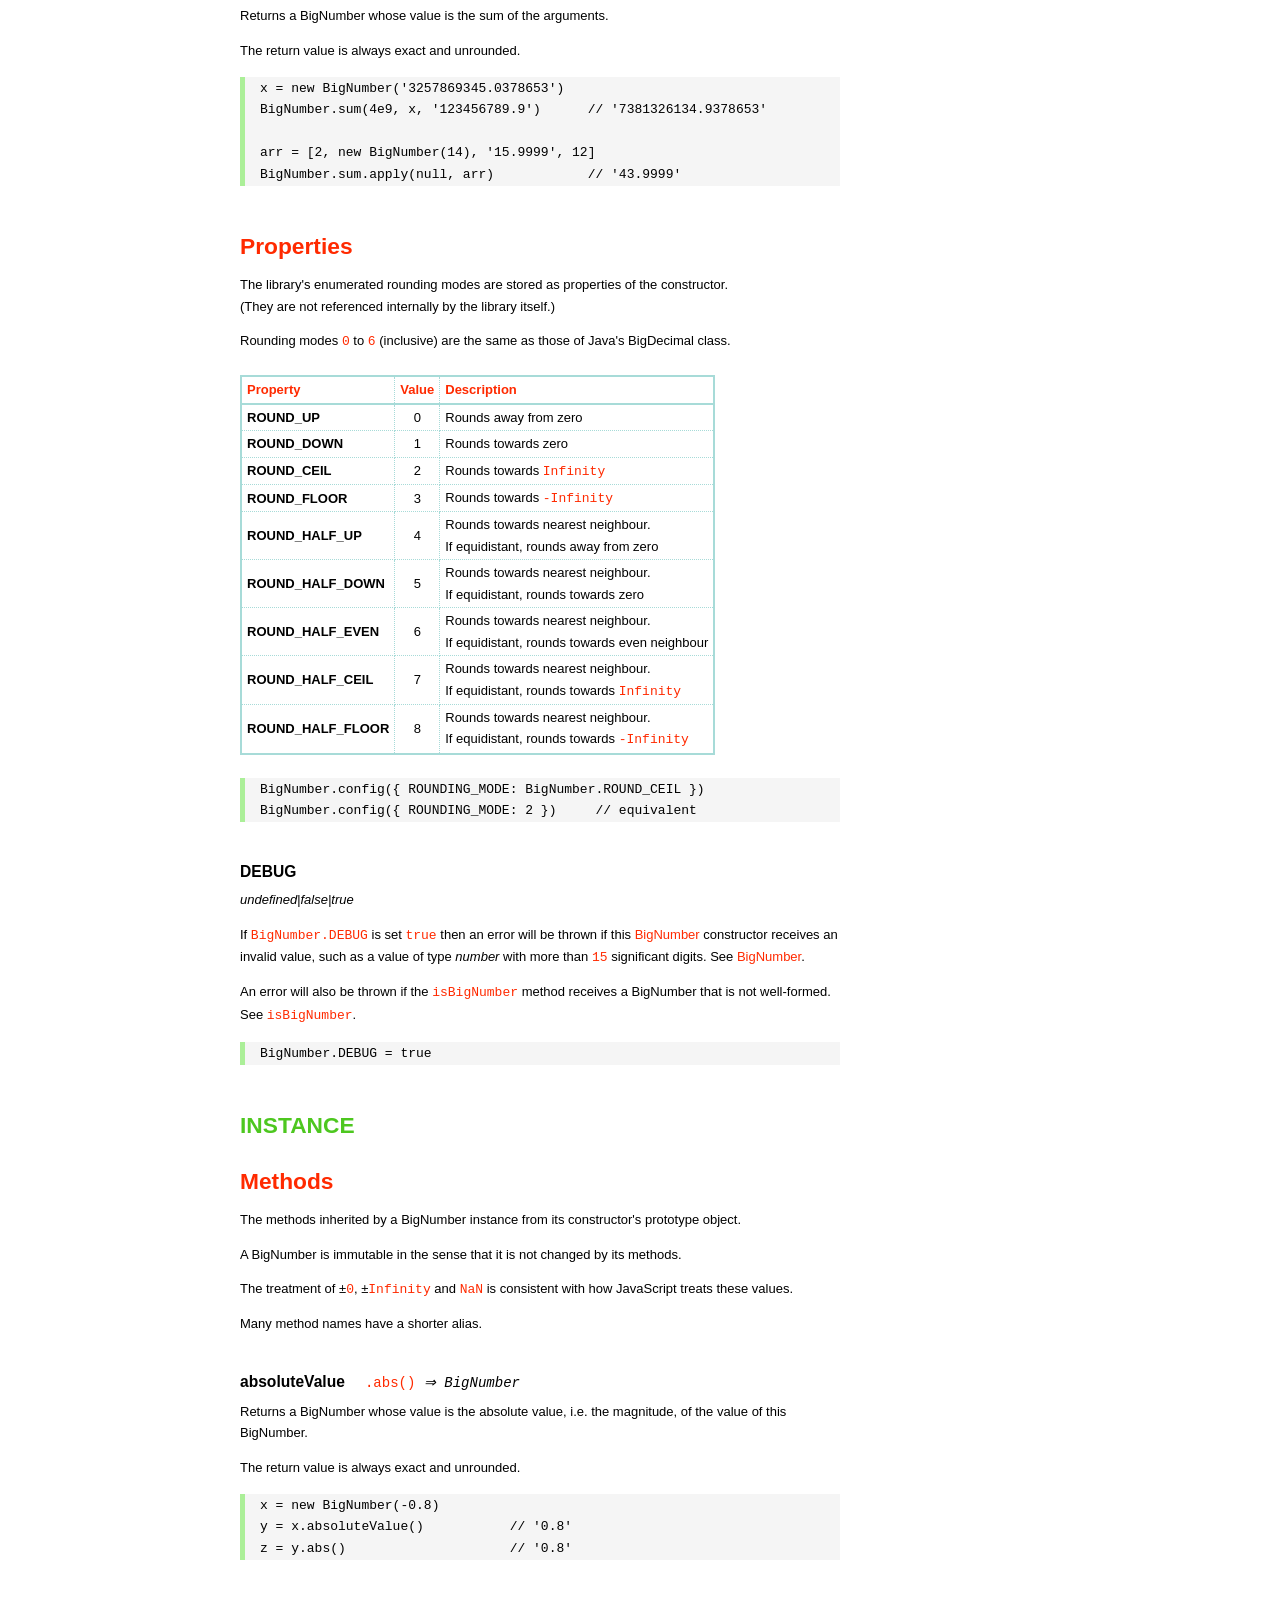
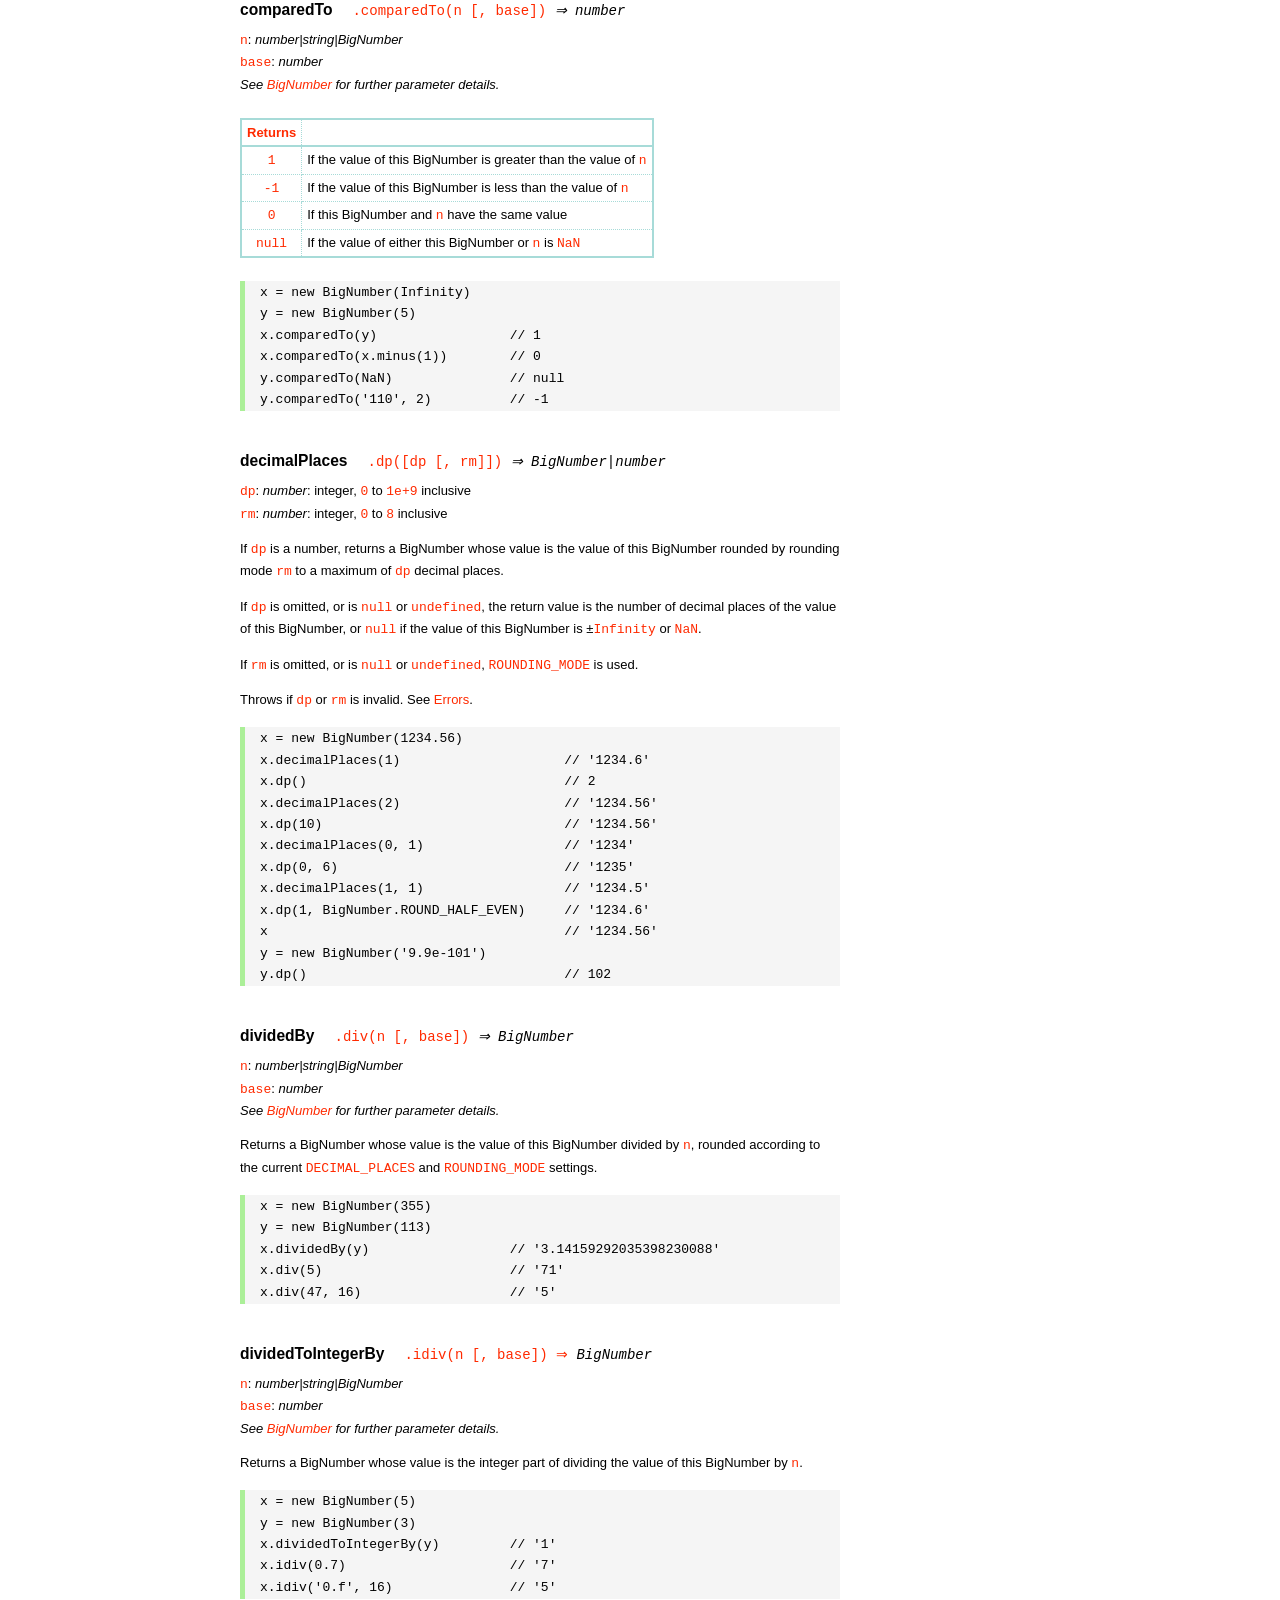
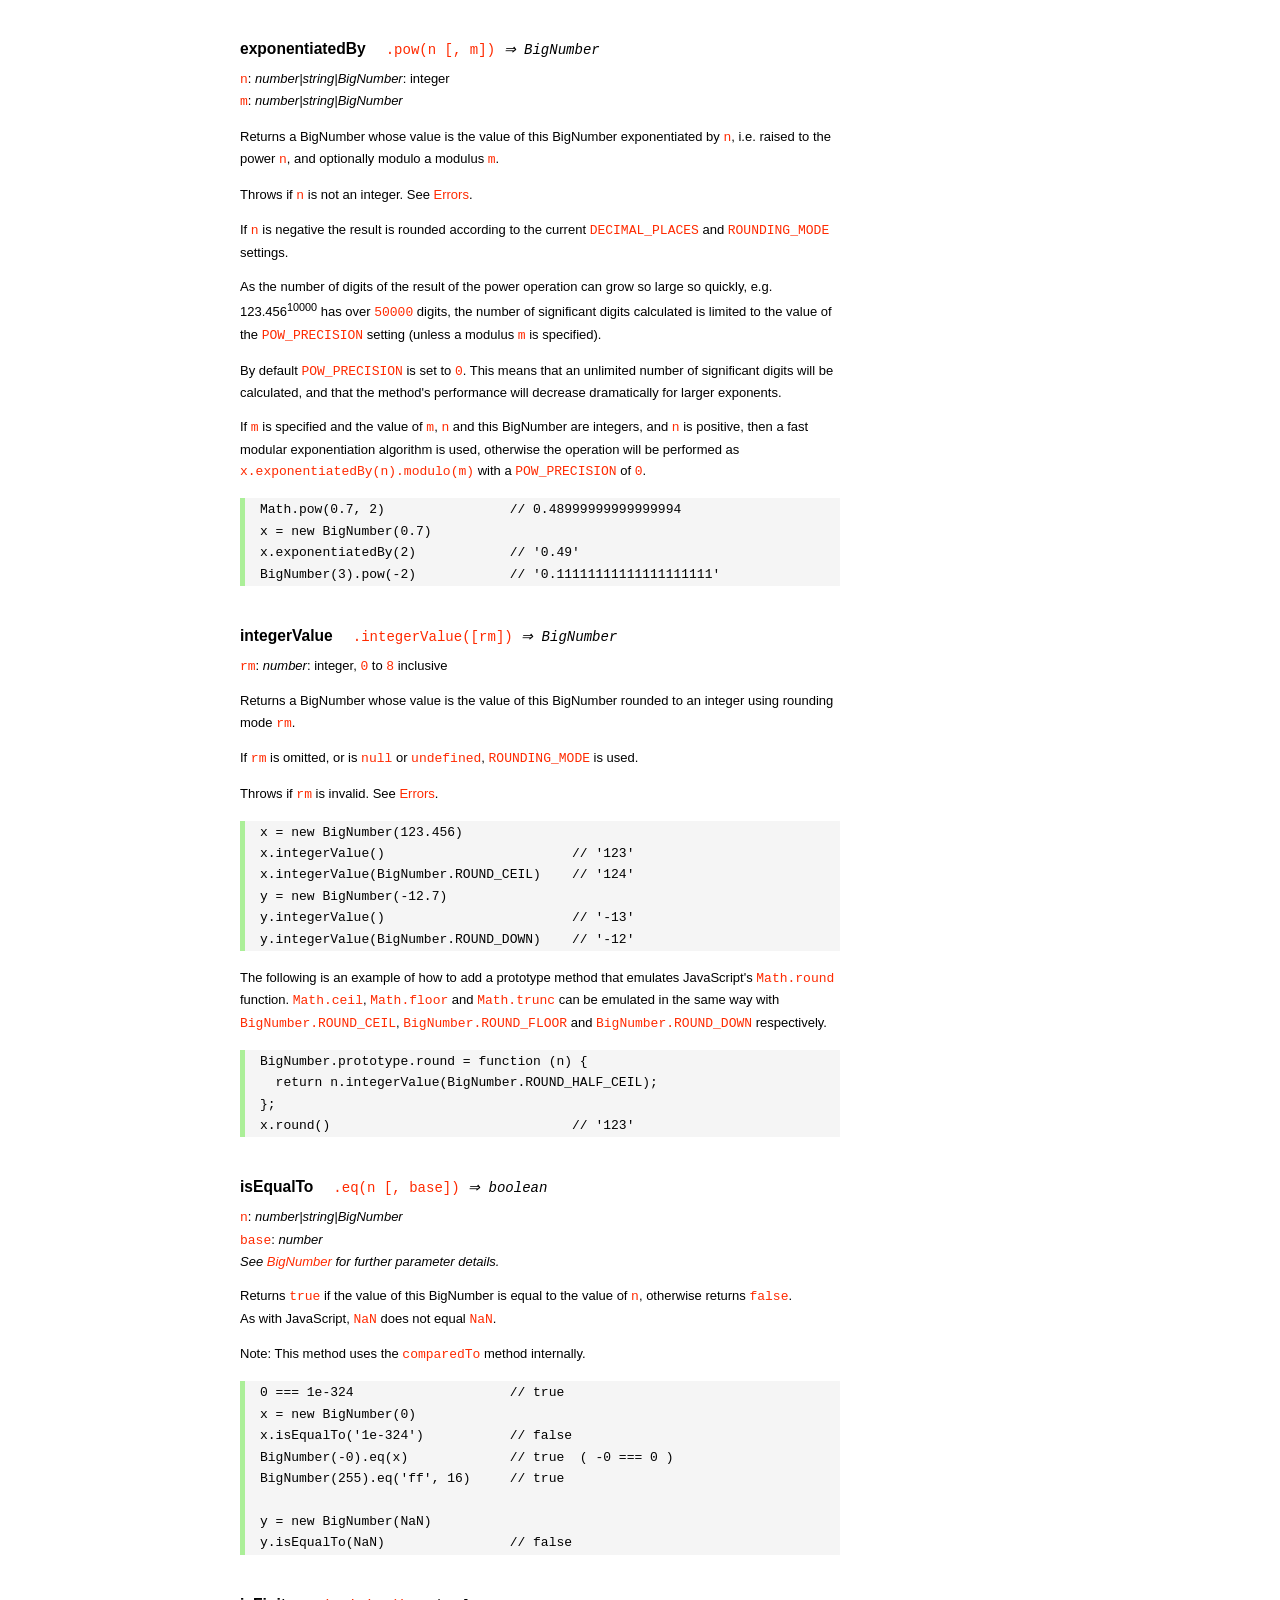
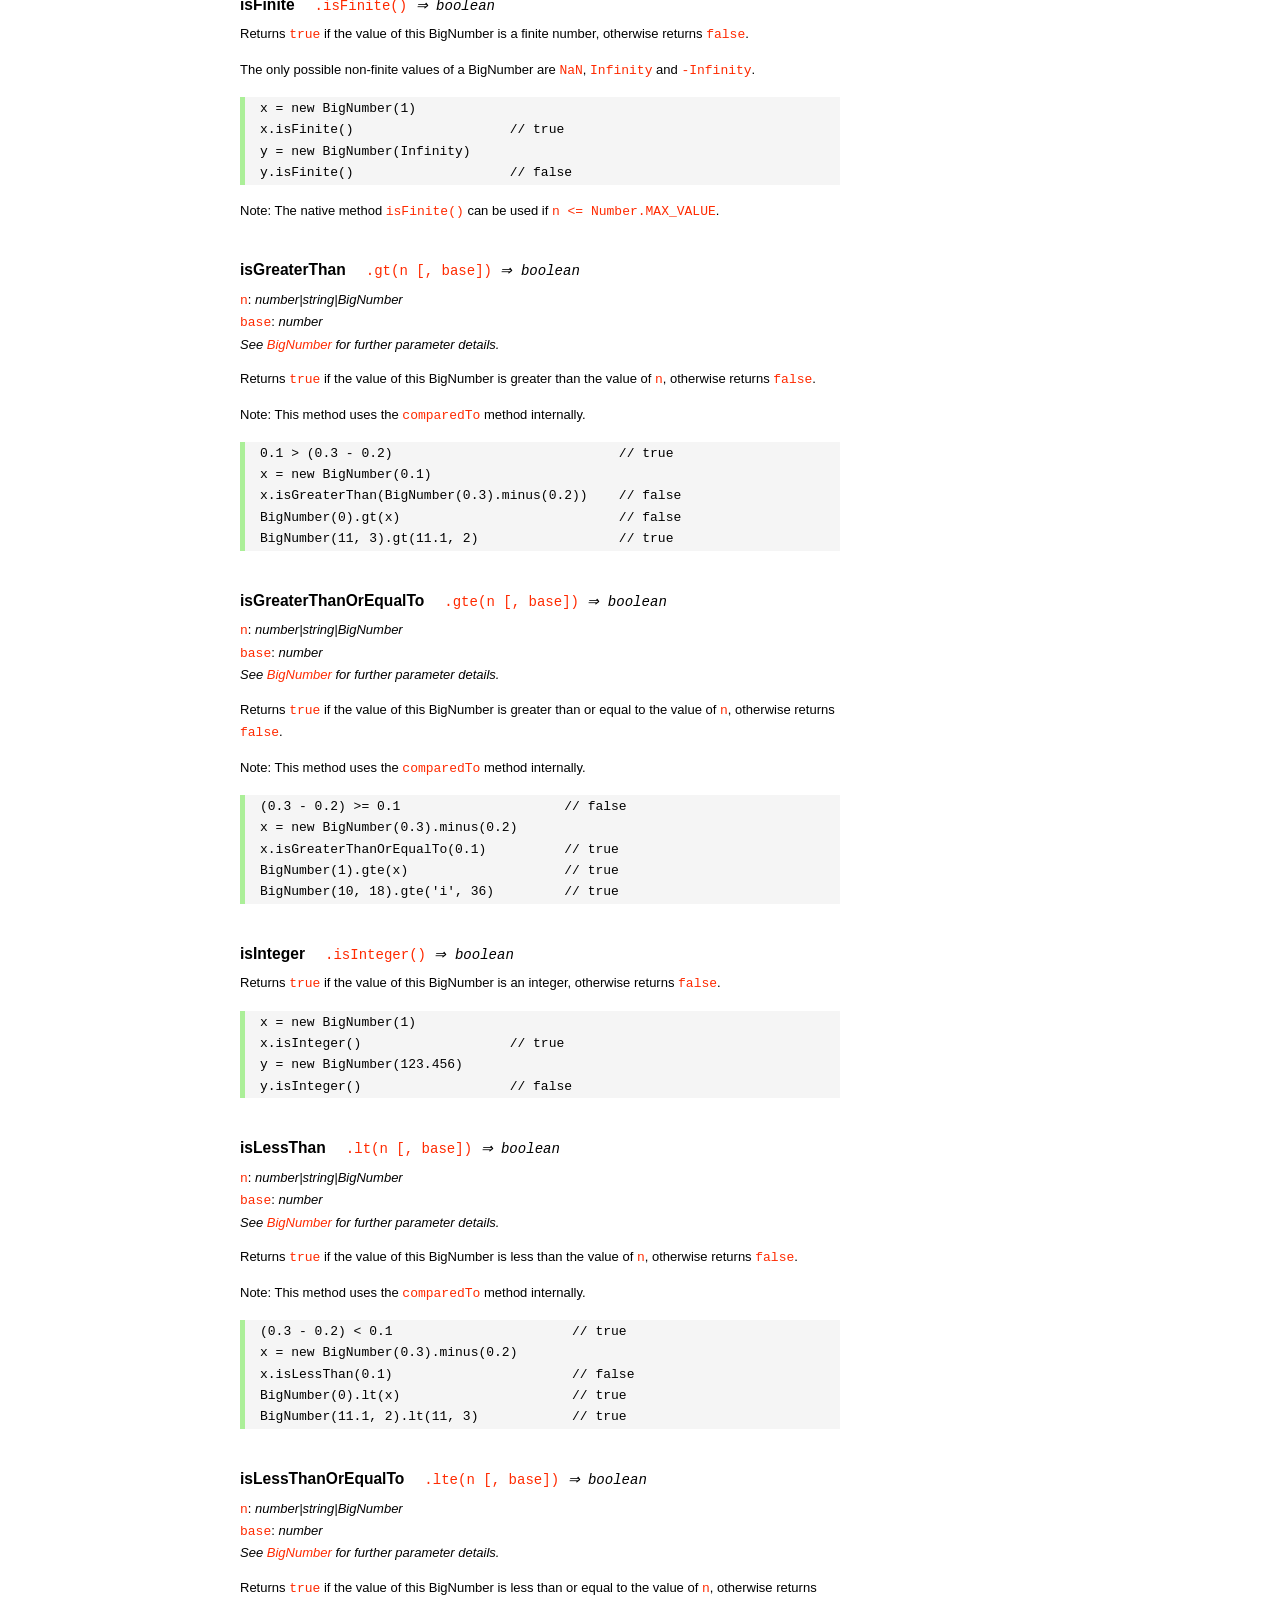
<file: 接口-必须启动服务/node_modules/bignumber.js/doc/API.html>
<!DOCTYPE HTML>
<html>
<head>
<meta charset="utf-8">
<meta http-equiv="X-UA-Compatible" content="IE=edge">
<meta name="Author" content="M Mclaughlin">
<title>bignumber.js API</title>
<style>
html{font-size:100%}
body{background:#fff;font-family:"Helvetica Neue",Helvetica,Arial,sans-serif;font-size:13px;
  line-height:1.65em;min-height:100%;margin:0}
body,i{color:#000}
.nav{background:#fff;position:fixed;top:0;bottom:0;left:0;width:200px;overflow-y:auto;
  padding:15px 0 30px 15px}
div.container{width:600px;margin:50px 0 50px 240px}
p{margin:0 0 1em;width:600px}
pre,ul{margin:1em 0}
h1,h2,h3,h4,h5{margin:0;padding:1.5em 0 0}
h1,h2{padding:.75em 0}
h1{font:400 3em Verdana,sans-serif;color:#000;margin-bottom:1em}
h2{font-size:2.25em;color:#ff2a00}
h3{font-size:1.75em;color:#4dc71f}
h4{font-size:1.75em;color:#ff2a00;padding-bottom:.75em}
h5{font-size:1.2em;margin-bottom:.4em}
h6{font-size:1.1em;margin-bottom:0.8em;padding:0.5em 0}
dd{padding-top:.35em}
dt{padding-top:.5em}
b{font-weight:700}
dt b{font-size:1.3em}
a,a:visited{color:#ff2a00;text-decoration:none}
a:active,a:hover{outline:0;text-decoration:underline}
.nav a,.nav b,.nav a:visited{display:block;color:#ff2a00;font-weight:700; margin-top:15px}
.nav b{color:#4dc71f;margin-top:20px;cursor:default;width:auto}
ul{list-style-type:none;padding:0 0 0 20px}
.nav ul{line-height:14px;padding-left:0;margin:5px 0 0}
.nav ul a,.nav ul a:visited,span{display:inline;color:#000;font-family:Verdana,Geneva,sans-serif;
  font-size:11px;font-weight:400;margin:0}
.inset,ul.inset{margin-left:20px}
.inset{font-size:.9em}
.nav li{width:auto;margin:0 0 3px}
.alias{font-style:italic;margin-left:20px}
table{border-collapse:collapse;border-spacing:0;border:2px solid #a7dbd8;margin:1.75em 0;padding:0}
td,th{text-align:left;margin:0;padding:2px 5px;border:1px dotted #a7dbd8}
th{border-top:2px solid #a7dbd8;border-bottom:2px solid #a7dbd8;color:#ff2a00}
code,pre{font-family:Consolas, monaco, monospace;font-weight:400}
pre{background:#f5f5f5;white-space:pre-wrap;word-wrap:break-word;border-left:5px solid #abef98;
  padding:1px 0 1px 15px;margin:1.2em 0}
code,.nav-title{color:#ff2a00}
.end{margin-bottom:25px}
.centre{text-align:center}
.error-table{font-size:13px;width:100%}
#faq{margin:3em 0 0}
li span{float:right;margin-right:10px;color:#c0c0c0}
#js{font:inherit;color:#4dc71f}
</style>
</head>
<body>

  <div class="nav">

    <b>v8.1.0</b>

	<a class='nav-title' href="#">API</a>

    <b> CONSTRUCTOR </b>
    <ul>
      <li><a href="#bignumber">BigNumber</a></li>
    </ul>

    <a href="#methods">Methods</a>
    <ul>
      <li><a href="#clone">clone</a></li>
      <li><a href="#config" >config</a><span>set</span></li>
      <li>
        <ul class="inset">
          <li><a href="#decimal-places">DECIMAL_PLACES</a></li>
          <li><a href="#rounding-mode" >ROUNDING_MODE</a></li>
          <li><a href="#exponential-at">EXPONENTIAL_AT</a></li>
          <li><a href="#range"         >RANGE</a></li>
          <li><a href="#crypto"        >CRYPTO</a></li>
          <li><a href="#modulo-mode"   >MODULO_MODE</a></li>
          <li><a href="#pow-precision" >POW_PRECISION</a></li>
          <li><a href="#format"        >FORMAT</a></li>
          <li><a href="#alphabet"      >ALPHABET</a></li>
        </ul>
      </li>
      <li><a href="#isBigNumber">isBigNumber</a></li>
      <li><a href="#max"        >maximum</a><span>max</span></li>
      <li><a href="#min"        >minimum</a><span>min</span></li>
      <li><a href="#random"     >random</a></li>
      <li><a href="#sum"        >sum</a></li>
    </ul>

    <a href="#constructor-properties">Properties</a>
    <ul>
      <li><a href="#round-up"        >ROUND_UP</a></li>
      <li><a href="#round-down"      >ROUND_DOWN</a></li>
      <li><a href="#round-ceil"      >ROUND_CEIL</a></li>
      <li><a href="#round-floor"     >ROUND_FLOOR</a></li>
      <li><a href="#round-half-up"   >ROUND_HALF_UP</a></li>
      <li><a href="#round-half-down" >ROUND_HALF_DOWN</a></li>
      <li><a href="#round-half-even" >ROUND_HALF_EVEN</a></li>
      <li><a href="#round-half-ceil" >ROUND_HALF_CEIL</a></li>
      <li><a href="#round-half-floor">ROUND_HALF_FLOOR</a></li>
      <li><a href="#debug"           >DEBUG</a></li>
    </ul>

    <b> INSTANCE </b>

    <a href="#prototype-methods">Methods</a>
    <ul>
      <li><a href="#abs"    >absoluteValue         </a><span>abs</span>  </li>
      <li><a href="#cmp"    >comparedTo            </a>                  </li>
      <li><a href="#dp"     >decimalPlaces         </a><span>dp</span>   </li>
      <li><a href="#div"    >dividedBy             </a><span>div</span>  </li>
      <li><a href="#divInt" >dividedToIntegerBy    </a><span>idiv</span> </li>
      <li><a href="#pow"    >exponentiatedBy       </a><span>pow</span>  </li>
      <li><a href="#int"    >integerValue          </a>                  </li>
      <li><a href="#eq"     >isEqualTo             </a><span>eq</span>   </li>
      <li><a href="#isF"    >isFinite              </a>                  </li>
      <li><a href="#gt"     >isGreaterThan         </a><span>gt</span>   </li>
      <li><a href="#gte"    >isGreaterThanOrEqualTo</a><span>gte</span>  </li>
      <li><a href="#isInt"  >isInteger             </a>                  </li>
      <li><a href="#lt"     >isLessThan            </a><span>lt</span>   </li>
      <li><a href="#lte"    >isLessThanOrEqualTo   </a><span>lte</span>  </li>
      <li><a href="#isNaN"  >isNaN                 </a>                  </li>
      <li><a href="#isNeg"  >isNegative            </a>                  </li>
      <li><a href="#isPos"  >isPositive            </a>                  </li>
      <li><a href="#isZ"    >isZero                </a>                  </li>
      <li><a href="#minus"  >minus                 </a>                  </li>
      <li><a href="#mod"    >modulo                </a><span>mod</span>  </li>
      <li><a href="#times"  >multipliedBy          </a><span>times</span></li>
      <li><a href="#neg"    >negated               </a>                  </li>
      <li><a href="#plus"   >plus                  </a>                  </li>
      <li><a href="#sd"     >precision             </a><span>sd</span>   </li>
      <li><a href="#shift"  >shiftedBy             </a>                  </li>
      <li><a href="#sqrt"   >squareRoot            </a><span>sqrt</span> </li>
      <li><a href="#toE"    >toExponential         </a>                  </li>
      <li><a href="#toFix"  >toFixed               </a>                  </li>
      <li><a href="#toFor"  >toFormat              </a>                  </li>
      <li><a href="#toFr"   >toFraction            </a>                  </li>
      <li><a href="#toJSON" >toJSON                </a>                  </li>
      <li><a href="#toN"    >toNumber              </a>                  </li>
      <li><a href="#toP"    >toPrecision           </a>                  </li>
      <li><a href="#toS"    >toString              </a>                  </li>
      <li><a href="#valueOf">valueOf               </a>                  </li>
    </ul>

    <a href="#instance-properties">Properties</a>
    <ul>
      <li><a href="#coefficient">c: coefficient</a></li>
      <li><a href="#exponent"   >e: exponent</a></li>
      <li><a href="#sign"       >s: sign</a></li>
    </ul>

    <a href="#zero-nan-infinity">Zero, NaN &amp; Infinity</a>
    <a href="#Errors">Errors</a>
    <a href="#type-coercion">Type coercion</a>
    <a class='end' href="#faq">FAQ</a>

  </div>

  <div class="container">

    <h1>bignumber<span id='js'>.js</span></h1>

    <p>A JavaScript library for arbitrary-precision arithmetic.</p>
    <p><a href="https://github.com/MikeMcl/bignumber.js">Hosted on GitHub</a>. </p>

    <h2>API</h2>

    <p>
      See the <a href='https://github.com/MikeMcl/bignumber.js'>README</a> on GitHub for a
      quick-start introduction.
    </p>
    <p>
      In all examples below, <code>var</code> and semicolons are not shown, and if a commented-out
      value is in quotes it means <code>toString</code> has been called on the preceding expression.
    </p>


    <h3>CONSTRUCTOR</h3>


    <h5 id="bignumber">
      BigNumber<code class='inset'>BigNumber(n [, base]) <i>&rArr; BigNumber</i></code>
    </h5>
    <p>
      <code>n</code>: <i>number|string|BigNumber</i><br />
      <code>base</code>: <i>number</i>: integer, <code>2</code> to <code>36</code> inclusive. (See
      <a href='#alphabet'><code>ALPHABET</code></a> to extend this range).
    </p>
    <p>
      Returns a new instance of a BigNumber object with value <code>n</code>, where <code>n</code>
      is a numeric value in the specified <code>base</code>, or base <code>10</code> if
      <code>base</code> is omitted or is <code>null</code> or <code>undefined</code>.
    </p>
    <pre>
x = new BigNumber(123.4567)                // '123.4567'
// 'new' is optional
y = BigNumber(x)                           // '123.4567'</pre>
    <p>
      If <code>n</code> is a base <code>10</code> value it can be in normal (fixed-point) or
      exponential notation. Values in other bases must be in normal notation. Values in any base can
      have fraction digits, i.e. digits after the decimal point.
    </p>
    <pre>
new BigNumber(43210)                       // '43210'
new BigNumber('4.321e+4')                  // '43210'
new BigNumber('-735.0918e-430')            // '-7.350918e-428'
new BigNumber('123412421.234324', 5)       // '607236.557696'</pre>
    <p>
      Signed <code>0</code>, signed <code>Infinity</code> and <code>NaN</code> are supported.
    </p>
    <pre>
new BigNumber('-Infinity')                 // '-Infinity'
new BigNumber(NaN)                         // 'NaN'
new BigNumber(-0)                          // '0'
new BigNumber('.5')                        // '0.5'
new BigNumber('+2')                        // '2'</pre>
    <p>
      String values in hexadecimal literal form, e.g. <code>'0xff'</code>, are valid, as are
      string values with the octal and binary prefixs <code>'0o'</code> and <code>'0b'</code>.
      String values in octal literal form without the prefix will be interpreted as
      decimals, e.g. <code>'011'</code> is interpreted as 11, not 9.
    </p>
    <pre>
new BigNumber(-10110100.1, 2)              // '-180.5'
new BigNumber('-0b10110100.1')             // '-180.5'
new BigNumber('ff.8', 16)                  // '255.5'
new BigNumber('0xff.8')                    // '255.5'</pre>
    <p>
      If a base is specified, <code>n</code> is rounded according to the current
      <a href='#decimal-places'><code>DECIMAL_PLACES</code></a> and
      <a href='#rounding-mode'><code>ROUNDING_MODE</code></a> settings. <em>This includes base
      <code>10</code> so don't include a <code>base</code> parameter for decimal values unless
      this behaviour is wanted.</em>
    </p>
    <pre>BigNumber.config({ DECIMAL_PLACES: 5 })
new BigNumber(1.23456789)                  // '1.23456789'
new BigNumber(1.23456789, 10)              // '1.23457'</pre>
    <p>An error is thrown if <code>base</code> is invalid. See <a href='#Errors'>Errors</a>.</p>
    <p>
      There is no limit to the number of digits of a value of type <em>string</em> (other than
      that of JavaScript's maximum array size). See <a href='#range'><code>RANGE</code></a> to set
      the maximum and minimum possible exponent value of a BigNumber.
    </p>
    <pre>
new BigNumber('5032485723458348569331745.33434346346912144534543')
new BigNumber('4.321e10000000')</pre>
    <p>BigNumber <code>NaN</code> is returned if <code>n</code> is invalid
    (unless <code>BigNumber.DEBUG</code> is <code>true</code>, see below).</p>
    <pre>
new BigNumber('.1*')                       // 'NaN'
new BigNumber('blurgh')                    // 'NaN'
new BigNumber(9, 2)                        // 'NaN'</pre>
    <p>
      To aid in debugging, if <code>BigNumber.DEBUG</code> is <code>true</code> then an error will
      be thrown on an invalid <code>n</code>. An error will also be thrown if <code>n</code> is of
      type <em>number</em> with more than <code>15</code> significant digits, as calling
      <code><a href='#toS'>toString</a></code> or <code><a href='#valueOf'>valueOf</a></code> on
      these numbers may not result in the intended value.
    </p>
      <pre>
console.log(823456789123456.3)            //  823456789123456.2
new BigNumber(823456789123456.3)          // '823456789123456.2'
BigNumber.DEBUG = true
// '[BigNumber Error] Number primitive has more than 15 significant digits'
new BigNumber(823456789123456.3)
// '[BigNumber Error] Not a base 2 number'
new BigNumber(9, 2)</pre>
    <p>
      A BigNumber can also be created from an object literal.
      Use <code><a href='#isBigNumber'>isBigNumber</a></code> to check that it is well-formed.
    </p>
    <pre>new BigNumber({ s: 1, e: 2, c: [ 777, 12300000000000 ], _isBigNumber: true })    // '777.123'</pre>




    <h4 id="methods">Methods</h4>
     <p>The static methods of a BigNumber constructor.</p>




    <h5 id="clone">clone
      <code class='inset'>.clone([object]) <i>&rArr; BigNumber constructor</i></code>
    </h5>
    <p><code>object</code>: <i>object</i></p>
    <p>
      Returns a new independent BigNumber constructor with configuration as described by
      <code>object</code> (see <a href='#config'><code>config</code></a>), or with the default
      configuration if <code>object</code> is <code>null</code> or <code>undefined</code>.
    </p>
    <p>
      Throws if <code>object</code> is not an object. See <a href='#Errors'>Errors</a>.
    </p>
    <pre>BigNumber.config({ DECIMAL_PLACES: 5 })
BN = BigNumber.clone({ DECIMAL_PLACES: 9 })

x = new BigNumber(1)
y = new BN(1)

x.div(3)                        // 0.33333
y.div(3)                        // 0.333333333

// BN = BigNumber.clone({ DECIMAL_PLACES: 9 }) is equivalent to:
BN = BigNumber.clone()
BN.config({ DECIMAL_PLACES: 9 })</pre>



    <h5 id="config">config<code class='inset'>set([object]) <i>&rArr; object</i></code></h5>
    <p>
      <code>object</code>: <i>object</i>: an object that contains some or all of the following
      properties.
    </p>
    <p>Configures the settings for this particular BigNumber constructor.</p>

    <dl class='inset'>
      <dt id="decimal-places"><code><b>DECIMAL_PLACES</b></code></dt>
      <dd>
        <i>number</i>: integer, <code>0</code> to <code>1e+9</code> inclusive<br />
        Default value: <code>20</code>
      </dd>
      <dd>
        The <u>maximum</u> number of decimal places of the results of operations involving
        division, i.e. division, square root and base conversion operations, and power
        operations with negative exponents.<br />
      </dd>
      <dd>
      <pre>BigNumber.config({ DECIMAL_PLACES: 5 })
BigNumber.set({ DECIMAL_PLACES: 5 })    // equivalent</pre>
      </dd>



      <dt id="rounding-mode"><code><b>ROUNDING_MODE</b></code></dt>
      <dd>
        <i>number</i>: integer, <code>0</code> to <code>8</code> inclusive<br />
        Default value: <code>4</code> <a href="#round-half-up">(<code>ROUND_HALF_UP</code>)</a>
      </dd>
      <dd>
        The rounding mode used in the above operations and the default rounding mode of
        <a href='#dp'><code>decimalPlaces</code></a>,
        <a href='#sd'><code>precision</code></a>,
        <a href='#toE'><code>toExponential</code></a>,
        <a href='#toFix'><code>toFixed</code></a>,
        <a href='#toFor'><code>toFormat</code></a> and
        <a href='#toP'><code>toPrecision</code></a>.
      </dd>
      <dd>The modes are available as enumerated properties of the BigNumber constructor.</dd>
       <dd>
      <pre>BigNumber.config({ ROUNDING_MODE: 0 })
BigNumber.set({ ROUNDING_MODE: BigNumber.ROUND_UP })    // equivalent</pre>
        </dd>



      <dt id="exponential-at"><code><b>EXPONENTIAL_AT</b></code></dt>
      <dd>
        <i>number</i>: integer, magnitude <code>0</code> to <code>1e+9</code> inclusive, or
        <br />
        <i>number</i>[]: [ integer <code>-1e+9</code> to <code>0</code> inclusive, integer
        <code>0</code> to <code>1e+9</code> inclusive ]<br />
        Default value: <code>[-7, 20]</code>
      </dd>
      <dd>
        The exponent value(s) at which <code>toString</code> returns exponential notation.
      </dd>
      <dd>
        If a single number is assigned, the value is the exponent magnitude.<br />
        If an array of two numbers is assigned then the first number is the negative exponent
        value at and beneath which exponential notation is used, and the second number is the
        positive exponent value at and above which the same.
      </dd>
      <dd>
        For example, to emulate JavaScript numbers in terms of the exponent values at which they
        begin to use exponential notation, use <code>[-7, 20]</code>.
      </dd>
      <dd>
      <pre>BigNumber.config({ EXPONENTIAL_AT: 2 })
new BigNumber(12.3)         // '12.3'        e is only 1
new BigNumber(123)          // '1.23e+2'
new BigNumber(0.123)        // '0.123'       e is only -1
new BigNumber(0.0123)       // '1.23e-2'

BigNumber.config({ EXPONENTIAL_AT: [-7, 20] })
new BigNumber(123456789)    // '123456789'   e is only 8
new BigNumber(0.000000123)  // '1.23e-7'

// Almost never return exponential notation:
BigNumber.config({ EXPONENTIAL_AT: 1e+9 })

// Always return exponential notation:
BigNumber.config({ EXPONENTIAL_AT: 0 })</pre>
      </dd>
      <dd>
        Regardless of the value of <code>EXPONENTIAL_AT</code>, the <code>toFixed</code> method
        will always return a value in normal notation and the <code>toExponential</code> method
        will always return a value in exponential form.
      </dd>
      <dd>
        Calling <code>toString</code> with a base argument, e.g. <code>toString(10)</code>, will
        also always return normal notation.
      </dd>



      <dt id="range"><code><b>RANGE</b></code></dt>
      <dd>
        <i>number</i>: integer, magnitude <code>1</code> to <code>1e+9</code> inclusive, or
        <br />
        <i>number</i>[]: [ integer <code>-1e+9</code> to <code>-1</code> inclusive, integer
        <code>1</code> to <code>1e+9</code> inclusive ]<br />
        Default value: <code>[-1e+9, 1e+9]</code>
      </dd>
      <dd>
        The exponent value(s) beyond which overflow to <code>Infinity</code> and underflow to
        zero occurs.
      </dd>
      <dd>
        If a single number is assigned, it is the maximum exponent magnitude: values wth a
        positive exponent of greater magnitude become <code>Infinity</code> and those with a
        negative exponent of greater magnitude become zero.
      <dd>
        If an array of two numbers is assigned then the first number is the negative exponent
        limit and the second number is the positive exponent limit.
      </dd>
      <dd>
        For example, to emulate JavaScript numbers in terms of the exponent values at which they
        become zero and <code>Infinity</code>, use <code>[-324, 308]</code>.
      </dd>
      <dd>
      <pre>BigNumber.config({ RANGE: 500 })
BigNumber.config().RANGE     // [ -500, 500 ]
new BigNumber('9.999e499')   // '9.999e+499'
new BigNumber('1e500')       // 'Infinity'
new BigNumber('1e-499')      // '1e-499'
new BigNumber('1e-500')      // '0'

BigNumber.config({ RANGE: [-3, 4] })
new BigNumber(99999)         // '99999'      e is only 4
new BigNumber(100000)        // 'Infinity'   e is 5
new BigNumber(0.001)         // '0.01'       e is only -3
new BigNumber(0.0001)        // '0'          e is -4</pre>
      </dd>
      <dd>
        The largest possible magnitude of a finite BigNumber is
        <code>9.999...e+1000000000</code>.<br />
        The smallest possible magnitude of a non-zero BigNumber is <code>1e-1000000000</code>.
      </dd>



      <dt id="crypto"><code><b>CRYPTO</b></code></dt>
      <dd>
        <i>boolean</i>: <code>true</code> or <code>false</code>.<br />
        Default value: <code>false</code>
      </dd>
      <dd>
        The value that determines whether cryptographically-secure pseudo-random number
        generation is used.
      </dd>
      <dd>
        If <code>CRYPTO</code> is set to <code>true</code> then the
        <a href='#random'><code>random</code></a> method will generate random digits using
        <code>crypto.getRandomValues</code> in browsers that support it, or
        <code>crypto.randomBytes</code> if using Node.js.
      </dd>
      <dd>
        If neither function is supported by the host environment then attempting to set
        <code>CRYPTO</code> to <code>true</code> will fail and an exception will be thrown.
      </dd>
      <dd>
        If <code>CRYPTO</code> is <code>false</code> then the source of randomness used will be
        <code>Math.random</code> (which is assumed to generate at least <code>30</code> bits of
        randomness).
      </dd>
      <dd>See <a href='#random'><code>random</code></a>.</dd>
      <dd>
      <pre>
// Node.js
global.crypto = require('crypto')

BigNumber.config({ CRYPTO: true })
BigNumber.config().CRYPTO       // true
BigNumber.random()              // 0.54340758610486147524</pre>
      </dd>



      <dt id="modulo-mode"><code><b>MODULO_MODE</b></code></dt>
      <dd>
        <i>number</i>: integer, <code>0</code> to <code>9</code> inclusive<br />
        Default value: <code>1</code> (<a href="#round-down"><code>ROUND_DOWN</code></a>)
      </dd>
      <dd>The modulo mode used when calculating the modulus: <code>a mod n</code>.</dd>
      <dd>
        The quotient, <code>q = a / n</code>, is calculated according to the
        <a href='#rounding-mode'><code>ROUNDING_MODE</code></a> that corresponds to the chosen
        <code>MODULO_MODE</code>.
      </dd>
      <dd>The remainder, <code>r</code>, is calculated as: <code>r = a - n * q</code>.</dd>
      <dd>
        The modes that are most commonly used for the modulus/remainder operation are shown in
        the following table. Although the other rounding modes can be used, they may not give
        useful results.
      </dd>
      <dd>
        <table>
          <tr><th>Property</th><th>Value</th><th>Description</th></tr>
          <tr>
            <td><b>ROUND_UP</b></td><td class='centre'>0</td>
            <td>
              The remainder is positive if the dividend is negative, otherwise it is negative.
            </td>
          </tr>
          <tr>
            <td><b>ROUND_DOWN</b></td><td class='centre'>1</td>
            <td>
              The remainder has the same sign as the dividend.<br />
              This uses 'truncating division' and matches the behaviour of JavaScript's
              remainder operator <code>%</code>.
            </td>
          </tr>
          <tr>
            <td><b>ROUND_FLOOR</b></td><td class='centre'>3</td>
            <td>
              The remainder has the same sign as the divisor.<br />
              This matches Python's <code>%</code> operator.
            </td>
          </tr>
          <tr>
            <td><b>ROUND_HALF_EVEN</b></td><td class='centre'>6</td>
            <td>The <i>IEEE 754</i> remainder function.</td>
          </tr>
           <tr>
             <td><b>EUCLID</b></td><td class='centre'>9</td>
             <td>
               The remainder is always positive. Euclidian division: <br />
               <code>q = sign(n) * floor(a / abs(n))</code>
             </td>
           </tr>
        </table>
      </dd>
      <dd>
        The rounding/modulo modes are available as enumerated properties of the BigNumber
        constructor.
      </dd>
      <dd>See <a href='#mod'><code>modulo</code></a>.</dd>
      <dd>
        <pre>BigNumber.config({ MODULO_MODE: BigNumber.EUCLID })
BigNumber.config({ MODULO_MODE: 9 })          // equivalent</pre>
      </dd>



      <dt id="pow-precision"><code><b>POW_PRECISION</b></code></dt>
      <dd>
        <i>number</i>: integer, <code>0</code> to <code>1e+9</code> inclusive.<br />
        Default value: <code>0</code>
      </dd>
      <dd>
        The <i>maximum</i> precision, i.e. number of significant digits, of the result of the power
        operation (unless a modulus is specified).
      </dd>
      <dd>If set to <code>0</code>, the number of significant digits will not be limited.</dd>
      <dd>See <a href='#pow'><code>exponentiatedBy</code></a>.</dd>
      <dd><pre>BigNumber.config({ POW_PRECISION: 100 })</pre></dd>



      <dt id="format"><code><b>FORMAT</b></code></dt>
      <dd><i>object</i></dd>
      <dd>
        The <code>FORMAT</code> object configures the format of the string returned by the
        <a href='#toFor'><code>toFormat</code></a> method.
      </dd>
      <dd>
        The example below shows the properties of the <code>FORMAT</code> object that are
        recognised, and their default values.
      </dd>
      <dd>
         Unlike the other configuration properties, the values of the properties of the
         <code>FORMAT</code> object will not be checked for validity. The existing
         <code>FORMAT</code> object will simply be replaced by the object that is passed in.
         The object can include any number of the properties shown below.
      </dd>
      <dd>See <a href='#toFor'><code>toFormat</code></a> for examples of usage.</dd>
      <dd>
      <pre>
BigNumber.config({
  FORMAT: {
    // string to prepend
    prefix: '',
    // decimal separator
    decimalSeparator: '.',
    // grouping separator of the integer part
    groupSeparator: ',',
    // primary grouping size of the integer part
    groupSize: 3,
    // secondary grouping size of the integer part
    secondaryGroupSize: 0,
    // grouping separator of the fraction part
    fractionGroupSeparator: ' ',
    // grouping size of the fraction part
    fractionGroupSize: 0,
    // string to append
    suffix: ''
  }
});</pre>
      </dd>



      <dt id="alphabet"><code><b>ALPHABET</b></code></dt>
      <dd>
        <i>string</i><br />
        Default value: <code>'0123456789abcdefghijklmnopqrstuvwxyz'</code>
      </dd>
      <dd>
        The alphabet used for base conversion. The length of the alphabet corresponds to the
        maximum value of the base argument that can be passed to the
        <a href='#bignumber'><code>BigNumber</code></a> constructor or
        <a href='#toS'><code>toString</code></a>.
      </dd>
      <dd>
        There is no maximum length for the alphabet, but it must be at least 2 characters long, and
        it must not contain whitespace or a repeated character, or the sign indicators
        <code>'+'</code> and <code>'-'</code>, or the decimal separator <code>'.'</code>.
      </dd>
      <dd>
        <pre>// duodecimal (base 12)
BigNumber.config({ ALPHABET: '0123456789TE' })
x = new BigNumber('T', 12)
x.toString()                // '10'
x.toString(12)              // 'T'</pre>
      </dd>



    </dl>
    <br /><br />
    <p>Returns an object with the above properties and their current values.</p>
    <p>
      Throws if <code>object</code> is not an object, or if an invalid value is assigned to
      one or more of the above properties. See <a href='#Errors'>Errors</a>.
    </p>
    <pre>
BigNumber.config({
  DECIMAL_PLACES: 40,
  ROUNDING_MODE: BigNumber.ROUND_HALF_CEIL,
  EXPONENTIAL_AT: [-10, 20],
  RANGE: [-500, 500],
  CRYPTO: true,
  MODULO_MODE: BigNumber.ROUND_FLOOR,
  POW_PRECISION: 80,
  FORMAT: {
    groupSize: 3,
    groupSeparator: ' ',
    decimalSeparator: ','
  },
  ALPHABET: '0123456789abcdefghijklmnopqrstuvwxyzABCDEFGHIJKLMNOPQRSTUVWXYZ$_'
});

obj = BigNumber.config();
obj.DECIMAL_PLACES        // 40
obj.RANGE                 // [-500, 500]</pre>



    <h5 id="isBigNumber">
      isBigNumber<code class='inset'>.isBigNumber(value) <i>&rArr; boolean</i></code>
    </h5>
    <p><code>value</code>: <i>any</i><br /></p>
    <p>
      Returns <code>true</code> if <code>value</code> is a BigNumber instance, otherwise returns
      <code>false</code>.
    </p>
    <pre>x = 42
y = new BigNumber(x)

BigNumber.isBigNumber(x)             // false
y instanceof BigNumber               // true
BigNumber.isBigNumber(y)             // true

BN = BigNumber.clone();
z = new BN(x)
z instanceof BigNumber               // false
BigNumber.isBigNumber(z)             // true</pre>
    <p>
      If <code>value</code> is a BigNumber instance and <code>BigNumber.DEBUG</code> is <code>true</code>,
      then this method will also check if <code>value</code> is well-formed, and throw if it is not.
      See <a href='#Errors'>Errors</a>.
    </p>
    <p>
      The check can be useful if creating a BigNumber from an object literal.
      See <a href='#bignumber'>BigNumber</a>.
    </p>
    <pre>
x = new BigNumber(10)

// Change x.c to an illegitimate value.
x.c = NaN

BigNumber.DEBUG = false

// No error.
BigNumber.isBigNumber(x)    // true

BigNumber.DEBUG = true

// Error.
BigNumber.isBigNumber(x)    // '[BigNumber Error] Invalid BigNumber'</pre>



    <h5 id="max">maximum<code class='inset'>.max(n...) <i>&rArr; BigNumber</i></code></h5>
    <p>
      <code>n</code>: <i>number|string|BigNumber</i><br />
      <i>See <code><a href="#bignumber">BigNumber</a></code> for further parameter details.</i>
    </p>
    <p>
      Returns a BigNumber whose value is the maximum of the arguments.
    </p>
    <p>The return value is always exact and unrounded.</p>
    <pre>x = new BigNumber('3257869345.0378653')
BigNumber.maximum(4e9, x, '123456789.9')      // '4000000000'

arr = [12, '13', new BigNumber(14)]
BigNumber.max.apply(null, arr)                // '14'</pre>



    <h5 id="min">minimum<code class='inset'>.min(n...) <i>&rArr; BigNumber</i></code></h5>
    <p>
      <code>n</code>: <i>number|string|BigNumber</i><br />
      <i>See <code><a href="#bignumber">BigNumber</a></code> for further parameter details.</i>
    </p>
    <p>
      Returns a BigNumber whose value is the minimum of the arguments.
    </p>
    <p>The return value is always exact and unrounded.</p>
    <pre>x = new BigNumber('3257869345.0378653')
BigNumber.minimum(4e9, x, '123456789.9')      // '123456789.9'

arr = [2, new BigNumber(-14), '-15.9999', -12]
BigNumber.min.apply(null, arr)                // '-15.9999'</pre>



    <h5 id="random">
      random<code class='inset'>.random([dp]) <i>&rArr; BigNumber</i></code>
    </h5>
    <p><code>dp</code>: <i>number</i>: integer, <code>0</code> to <code>1e+9</code> inclusive</p>
    <p>
      Returns a new BigNumber with a pseudo-random value equal to or greater than <code>0</code> and
      less than <code>1</code>.
    </p>
    <p>
      The return value will have <code>dp</code> decimal places (or less if trailing zeros are
      produced).<br />
      If <code>dp</code> is omitted then the number of decimal places will default to the current
      <a href='#decimal-places'><code>DECIMAL_PLACES</code></a> setting.
    </p>
    <p>
      Depending on the value of this BigNumber constructor's
      <a href='#crypto'><code>CRYPTO</code></a> setting and the support for the
      <code>crypto</code> object in the host environment, the random digits of the return value are
      generated by either <code>Math.random</code> (fastest), <code>crypto.getRandomValues</code>
      (Web Cryptography API in recent browsers) or <code>crypto.randomBytes</code> (Node.js).
    </p>
    <p>
      To be able to set <a href='#crypto'><code>CRYPTO</code></a> to <code>true</code> when using
      Node.js, the <code>crypto</code> object must be available globally:
    </p>
    <pre>global.crypto = require('crypto')</pre>
    <p>
      If <a href='#crypto'><code>CRYPTO</code></a> is <code>true</code>, i.e. one of the
      <code>crypto</code> methods is to be used, the value of a returned BigNumber should be
      cryptographically-secure and statistically indistinguishable from a random value.
    </p>
    <p>
      Throws if <code>dp</code> is invalid. See <a href='#Errors'>Errors</a>.
    </p>
    <pre>BigNumber.config({ DECIMAL_PLACES: 10 })
BigNumber.random()              // '0.4117936847'
BigNumber.random(20)            // '0.78193327636914089009'</pre>



    <h5 id="sum">sum<code class='inset'>.sum(n...) <i>&rArr; BigNumber</i></code></h5>
    <p>
      <code>n</code>: <i>number|string|BigNumber</i><br />
      <i>See <code><a href="#bignumber">BigNumber</a></code> for further parameter details.</i>
    </p>
    <p>Returns a BigNumber whose value is the sum of the arguments.</p>
    <p>The return value is always exact and unrounded.</p>
    <pre>x = new BigNumber('3257869345.0378653')
BigNumber.sum(4e9, x, '123456789.9')      // '7381326134.9378653'

arr = [2, new BigNumber(14), '15.9999', 12]
BigNumber.sum.apply(null, arr)            // '43.9999'</pre>



    <h4 id="constructor-properties">Properties</h4>
    <p>
      The library's enumerated rounding modes are stored as properties of the constructor.<br />
      (They are not referenced internally by the library itself.)
    </p>
    <p>
      Rounding modes <code>0</code> to <code>6</code> (inclusive) are the same as those of Java's
      BigDecimal class.
    </p>
    <table>
      <tr>
        <th>Property</th>
        <th>Value</th>
        <th>Description</th>
      </tr>
      <tr>
        <td id="round-up"><b>ROUND_UP</b></td>
        <td class='centre'>0</td>
        <td>Rounds away from zero</td>
      </tr>
      <tr>
        <td id="round-down"><b>ROUND_DOWN</b></td>
        <td class='centre'>1</td>
        <td>Rounds towards zero</td>
      </tr>
      <tr>
        <td id="round-ceil"><b>ROUND_CEIL</b></td>
        <td class='centre'>2</td>
        <td>Rounds towards <code>Infinity</code></td>
      </tr>
      <tr>
        <td id="round-floor"><b>ROUND_FLOOR</b></td>
        <td class='centre'>3</td>
        <td>Rounds towards <code>-Infinity</code></td>
      </tr>
      <tr>
        <td id="round-half-up"><b>ROUND_HALF_UP</b></td>
        <td class='centre'>4</td>
        <td>
          Rounds towards nearest neighbour.<br />
          If equidistant, rounds away from zero
        </td>
      </tr>
      <tr>
        <td id="round-half-down"><b>ROUND_HALF_DOWN</b></td>
        <td class='centre'>5</td>
        <td>
          Rounds towards nearest neighbour.<br />
          If equidistant, rounds towards zero
        </td>
      </tr>
      <tr>
        <td id="round-half-even"><b>ROUND_HALF_EVEN</b></td>
        <td class='centre'>6</td>
        <td>
          Rounds towards nearest neighbour.<br />
          If equidistant, rounds towards even neighbour
        </td>
      </tr>
      <tr>
        <td id="round-half-ceil"><b>ROUND_HALF_CEIL</b></td>
        <td class='centre'>7</td>
        <td>
          Rounds towards nearest neighbour.<br />
          If equidistant, rounds towards <code>Infinity</code>
        </td>
      </tr>
      <tr>
        <td id="round-half-floor"><b>ROUND_HALF_FLOOR</b></td>
        <td class='centre'>8</td>
        <td>
          Rounds towards nearest neighbour.<br />
          If equidistant, rounds towards <code>-Infinity</code>
        </td>
      </tr>
    </table>
    <pre>
BigNumber.config({ ROUNDING_MODE: BigNumber.ROUND_CEIL })
BigNumber.config({ ROUNDING_MODE: 2 })     // equivalent</pre>

    <h5 id="debug">DEBUG</h5>
    <p><i>undefined|false|true</i></p>
    <p>
      If <code>BigNumber.DEBUG</code> is set <code>true</code> then an error will be thrown
      if this <a href='#bignumber'>BigNumber</a> constructor receives an invalid value, such as
      a value of type <em>number</em> with more than <code>15</code> significant digits.
      See <a href='#bignumber'>BigNumber</a>.
    </p>
    <p>
      An error will also be thrown if the <code><a href='#isBigNumber'>isBigNumber</a></code>
      method receives a BigNumber that is not well-formed.
      See <code><a href='#isBigNumber'>isBigNumber</a></code>.
    </p>
    <pre>BigNumber.DEBUG = true</pre>


    <h3>INSTANCE</h3>


    <h4 id="prototype-methods">Methods</h4>
    <p>The methods inherited by a BigNumber instance from its constructor's prototype object.</p>
    <p>A BigNumber is immutable in the sense that it is not changed by its methods. </p>
    <p>
      The treatment of &plusmn;<code>0</code>, &plusmn;<code>Infinity</code> and <code>NaN</code> is
      consistent with how JavaScript treats these values.
    </p>
    <p>Many method names have a shorter alias.</p>



    <h5 id="abs">absoluteValue<code class='inset'>.abs() <i>&rArr; BigNumber</i></code></h5>
    <p>
      Returns a BigNumber whose value is the absolute value, i.e. the magnitude, of the value of
      this BigNumber.
    </p>
    <p>The return value is always exact and unrounded.</p>
    <pre>
x = new BigNumber(-0.8)
y = x.absoluteValue()           // '0.8'
z = y.abs()                     // '0.8'</pre>



    <h5 id="cmp">
      comparedTo<code class='inset'>.comparedTo(n [, base]) <i>&rArr; number</i></code>
    </h5>
    <p>
      <code>n</code>: <i>number|string|BigNumber</i><br />
      <code>base</code>: <i>number</i><br />
      <i>See <a href="#bignumber">BigNumber</a> for further parameter details.</i>
    </p>
    <table>
      <tr><th>Returns</th><th>&nbsp;</th></tr>
      <tr>
        <td class='centre'><code>1</code></td>
        <td>If the value of this BigNumber is greater than the value of <code>n</code></td>
      </tr>
      <tr>
        <td class='centre'><code>-1</code></td>
        <td>If the value of this BigNumber is less than the value of <code>n</code></td>
      </tr>
      <tr>
        <td class='centre'><code>0</code></td>
        <td>If this BigNumber and <code>n</code> have the same value</td>
      </tr>
       <tr>
        <td class='centre'><code>null</code></td>
        <td>If the value of either this BigNumber or <code>n</code> is <code>NaN</code></td>
      </tr>
    </table>
    <pre>
x = new BigNumber(Infinity)
y = new BigNumber(5)
x.comparedTo(y)                 // 1
x.comparedTo(x.minus(1))        // 0
y.comparedTo(NaN)               // null
y.comparedTo('110', 2)          // -1</pre>



    <h5 id="dp">
      decimalPlaces<code class='inset'>.dp([dp [, rm]]) <i>&rArr; BigNumber|number</i></code>
    </h5>
    <p>
      <code>dp</code>: <i>number</i>: integer, <code>0</code> to <code>1e+9</code> inclusive<br />
      <code>rm</code>: <i>number</i>: integer, <code>0</code> to <code>8</code> inclusive
    </p>
    <p>
      If <code>dp</code> is a number, returns a BigNumber whose value is the value of this BigNumber
      rounded by rounding mode <code>rm</code> to a maximum of <code>dp</code> decimal places.
    </p>
    <p>
      If <code>dp</code> is omitted, or is <code>null</code> or <code>undefined</code>, the return
      value is the number of decimal places of the value of this BigNumber, or <code>null</code> if
      the value of this BigNumber is &plusmn;<code>Infinity</code> or <code>NaN</code>.
    </p>
    <p>
      If <code>rm</code> is omitted, or is <code>null</code> or <code>undefined</code>,
      <a href='#rounding-mode'><code>ROUNDING_MODE</code></a> is used.
    </p>
    <p>
      Throws if <code>dp</code> or <code>rm</code> is invalid. See <a href='#Errors'>Errors</a>.
    </p>
    <pre>
x = new BigNumber(1234.56)
x.decimalPlaces(1)                     // '1234.6'
x.dp()                                 // 2
x.decimalPlaces(2)                     // '1234.56'
x.dp(10)                               // '1234.56'
x.decimalPlaces(0, 1)                  // '1234'
x.dp(0, 6)                             // '1235'
x.decimalPlaces(1, 1)                  // '1234.5'
x.dp(1, BigNumber.ROUND_HALF_EVEN)     // '1234.6'
x                                      // '1234.56'
y = new BigNumber('9.9e-101')
y.dp()                                 // 102</pre>



    <h5 id="div">dividedBy<code class='inset'>.div(n [, base]) <i>&rArr; BigNumber</i></code>
    </h5>
    <p>
      <code>n</code>: <i>number|string|BigNumber</i><br />
      <code>base</code>: <i>number</i><br />
      <i>See <a href="#bignumber">BigNumber</a> for further parameter details.</i>
    </p>
    <p>
      Returns a BigNumber whose value is the value of this BigNumber divided by
      <code>n</code>, rounded according to the current
      <a href='#decimal-places'><code>DECIMAL_PLACES</code></a> and
      <a href='#rounding-mode'><code>ROUNDING_MODE</code></a> settings.
    </p>
    <pre>
x = new BigNumber(355)
y = new BigNumber(113)
x.dividedBy(y)                  // '3.14159292035398230088'
x.div(5)                        // '71'
x.div(47, 16)                   // '5'</pre>



    <h5 id="divInt">
      dividedToIntegerBy<code class='inset'>.idiv(n [, base]) &rArr;
      <i>BigNumber</i></code>
    </h5>
    <p>
      <code>n</code>: <i>number|string|BigNumber</i><br />
      <code>base</code>: <i>number</i><br />
      <i>See <a href="#bignumber">BigNumber</a> for further parameter details.</i>
    </p>
    <p>
      Returns a BigNumber whose value is the integer part of dividing the value of this BigNumber by
      <code>n</code>.
    </p>
    <pre>
x = new BigNumber(5)
y = new BigNumber(3)
x.dividedToIntegerBy(y)         // '1'
x.idiv(0.7)                     // '7'
x.idiv('0.f', 16)               // '5'</pre>



    <h5 id="pow">
      exponentiatedBy<code class='inset'>.pow(n [, m]) <i>&rArr; BigNumber</i></code>
    </h5>
    <p>
      <code>n</code>: <i>number|string|BigNumber</i>: integer<br />
      <code>m</code>: <i>number|string|BigNumber</i>
    </p>
    <p>
      Returns a BigNumber whose value is the value of this BigNumber exponentiated by
      <code>n</code>, i.e. raised to the power <code>n</code>, and optionally modulo a modulus
      <code>m</code>.
    </p>
    <p>
      Throws if <code>n</code> is not an integer. See <a href='#Errors'>Errors</a>.
    </p>
    <p>
      If <code>n</code> is negative the result is rounded according to the current
      <a href='#decimal-places'><code>DECIMAL_PLACES</code></a> and
      <a href='#rounding-mode'><code>ROUNDING_MODE</code></a> settings.
    </p>
    <p>
      As the number of digits of the result of the power operation can grow so large so quickly,
      e.g. 123.456<sup>10000</sup> has over <code>50000</code> digits, the number of significant
      digits calculated is limited to the value of the
      <a href='#pow-precision'><code>POW_PRECISION</code></a> setting (unless a modulus
      <code>m</code> is specified).
    </p>
    <p>
      By default <a href='#pow-precision'><code>POW_PRECISION</code></a> is set to <code>0</code>.
      This means that an unlimited number of significant digits will be calculated, and that the
      method's performance will decrease dramatically for larger exponents.
    </p>
    <p>
      If <code>m</code> is specified and the value of <code>m</code>, <code>n</code> and this
      BigNumber are integers, and <code>n</code> is positive, then a fast modular exponentiation
      algorithm is used, otherwise the operation will be performed as
      <code>x.exponentiatedBy(n).modulo(m)</code> with a
      <a href='#pow-precision'><code>POW_PRECISION</code></a> of <code>0</code>.
    </p>
    <pre>
Math.pow(0.7, 2)                // 0.48999999999999994
x = new BigNumber(0.7)
x.exponentiatedBy(2)            // '0.49'
BigNumber(3).pow(-2)            // '0.11111111111111111111'</pre>



    <h5 id="int">
      integerValue<code class='inset'>.integerValue([rm]) <i>&rArr; BigNumber</i></code>
    </h5>
    <p>
      <code>rm</code>: <i>number</i>: integer, <code>0</code> to <code>8</code> inclusive
    </p>
   <p>
      Returns a BigNumber whose value is the value of this BigNumber rounded to an integer using
      rounding mode <code>rm</code>.
    </p>
    <p>
      If <code>rm</code> is omitted, or is <code>null</code> or <code>undefined</code>,
      <a href='#rounding-mode'><code>ROUNDING_MODE</code></a> is used.
    </p>
    <p>
      Throws if <code>rm</code> is invalid. See <a href='#Errors'>Errors</a>.
    </p>
    <pre>
x = new BigNumber(123.456)
x.integerValue()                        // '123'
x.integerValue(BigNumber.ROUND_CEIL)    // '124'
y = new BigNumber(-12.7)
y.integerValue()                        // '-13'
y.integerValue(BigNumber.ROUND_DOWN)    // '-12'</pre>
    <p>
      The following is an example of how to add a prototype method that emulates JavaScript's
      <code>Math.round</code> function. <code>Math.ceil</code>, <code>Math.floor</code> and
      <code>Math.trunc</code> can be emulated in the same way with
      <code>BigNumber.ROUND_CEIL</code>, <code>BigNumber.ROUND_FLOOR</code> and
      <code> BigNumber.ROUND_DOWN</code> respectively.
    </p>
    <pre>
BigNumber.prototype.round = function (n) {
  return n.integerValue(BigNumber.ROUND_HALF_CEIL);
};
x.round()                               // '123'</pre>



    <h5 id="eq">isEqualTo<code class='inset'>.eq(n [, base]) <i>&rArr; boolean</i></code></h5>
    <p>
      <code>n</code>: <i>number|string|BigNumber</i><br />
      <code>base</code>: <i>number</i><br />
      <i>See <a href="#bignumber">BigNumber</a> for further parameter details.</i>
    </p>
    <p>
      Returns <code>true</code> if the value of this BigNumber is equal to the value of
      <code>n</code>, otherwise returns <code>false</code>.<br />
      As with JavaScript, <code>NaN</code> does not equal <code>NaN</code>.
    </p>
    <p>Note: This method uses the <a href='#cmp'><code>comparedTo</code></a> method internally.</p>
    <pre>
0 === 1e-324                    // true
x = new BigNumber(0)
x.isEqualTo('1e-324')           // false
BigNumber(-0).eq(x)             // true  ( -0 === 0 )
BigNumber(255).eq('ff', 16)     // true

y = new BigNumber(NaN)
y.isEqualTo(NaN)                // false</pre>



    <h5 id="isF">isFinite<code class='inset'>.isFinite() <i>&rArr; boolean</i></code></h5>
    <p>
      Returns <code>true</code> if the value of this BigNumber is a finite number, otherwise
      returns <code>false</code>.
    </p>
    <p>
      The only possible non-finite values of a BigNumber are <code>NaN</code>, <code>Infinity</code>
      and <code>-Infinity</code>.
    </p>
    <pre>
x = new BigNumber(1)
x.isFinite()                    // true
y = new BigNumber(Infinity)
y.isFinite()                    // false</pre>
    <p>
      Note: The native method <code>isFinite()</code> can be used if
      <code>n &lt;= Number.MAX_VALUE</code>.
    </p>



    <h5 id="gt">isGreaterThan<code class='inset'>.gt(n [, base]) <i>&rArr; boolean</i></code></h5>
    <p>
      <code>n</code>: <i>number|string|BigNumber</i><br />
      <code>base</code>: <i>number</i><br />
      <i>See <a href="#bignumber">BigNumber</a> for further parameter details.</i>
    </p>
    <p>
      Returns <code>true</code> if the value of this BigNumber is greater than the value of
      <code>n</code>, otherwise returns <code>false</code>.
    </p>
    <p>Note: This method uses the <a href='#cmp'><code>comparedTo</code></a> method internally.</p>
    <pre>
0.1 &gt; (0.3 - 0.2)                             // true
x = new BigNumber(0.1)
x.isGreaterThan(BigNumber(0.3).minus(0.2))    // false
BigNumber(0).gt(x)                            // false
BigNumber(11, 3).gt(11.1, 2)                  // true</pre>



    <h5 id="gte">
      isGreaterThanOrEqualTo<code class='inset'>.gte(n [, base]) <i>&rArr; boolean</i></code>
    </h5>
    <p>
      <code>n</code>: <i>number|string|BigNumber</i><br />
      <code>base</code>: <i>number</i><br />
      <i>See <a href="#bignumber">BigNumber</a> for further parameter details.</i>
    </p>
    <p>
      Returns <code>true</code> if the value of this BigNumber is greater than or equal to the value
      of <code>n</code>, otherwise returns <code>false</code>.
    </p>
    <p>Note: This method uses the <a href='#cmp'><code>comparedTo</code></a> method internally.</p>
    <pre>
(0.3 - 0.2) &gt;= 0.1                     // false
x = new BigNumber(0.3).minus(0.2)
x.isGreaterThanOrEqualTo(0.1)          // true
BigNumber(1).gte(x)                    // true
BigNumber(10, 18).gte('i', 36)         // true</pre>



    <h5 id="isInt">isInteger<code class='inset'>.isInteger() <i>&rArr; boolean</i></code></h5>
    <p>
      Returns <code>true</code> if the value of this BigNumber is an integer, otherwise returns
      <code>false</code>.
    </p>
    <pre>
x = new BigNumber(1)
x.isInteger()                   // true
y = new BigNumber(123.456)
y.isInteger()                   // false</pre>



    <h5 id="lt">isLessThan<code class='inset'>.lt(n [, base]) <i>&rArr; boolean</i></code></h5>
    <p>
      <code>n</code>: <i>number|string|BigNumber</i><br />
      <code>base</code>: <i>number</i><br />
      <i>See <a href="#bignumber">BigNumber</a> for further parameter details.</i>
    </p>
    <p>
      Returns <code>true</code> if the value of this BigNumber is less than the value of
      <code>n</code>, otherwise returns <code>false</code>.
    </p>
     <p>Note: This method uses the <a href='#cmp'><code>comparedTo</code></a> method internally.</p>
    <pre>
(0.3 - 0.2) &lt; 0.1                       // true
x = new BigNumber(0.3).minus(0.2)
x.isLessThan(0.1)                       // false
BigNumber(0).lt(x)                      // true
BigNumber(11.1, 2).lt(11, 3)            // true</pre>



    <h5 id="lte">
      isLessThanOrEqualTo<code class='inset'>.lte(n [, base]) <i>&rArr; boolean</i></code>
    </h5>
    <p>
      <code>n</code>: <i>number|string|BigNumber</i><br />
      <code>base</code>: <i>number</i><br />
      <i>See <a href="#bignumber">BigNumber</a> for further parameter details.</i>
    </p>
    <p>
      Returns <code>true</code> if the value of this BigNumber is less than or equal to the value of
      <code>n</code>, otherwise returns <code>false</code>.
    </p>
    <p>Note: This method uses the <a href='#cmp'><code>comparedTo</code></a> method internally.</p>
    <pre>
0.1 &lt;= (0.3 - 0.2)                                // false
x = new BigNumber(0.1)
x.isLessThanOrEqualTo(BigNumber(0.3).minus(0.2))  // true
BigNumber(-1).lte(x)                              // true
BigNumber(10, 18).lte('i', 36)                    // true</pre>



    <h5 id="isNaN">isNaN<code class='inset'>.isNaN() <i>&rArr; boolean</i></code></h5>
    <p>
      Returns <code>true</code> if the value of this BigNumber is <code>NaN</code>, otherwise
      returns <code>false</code>.
    </p>
    <pre>
x = new BigNumber(NaN)
x.isNaN()                       // true
y = new BigNumber('Infinity')
y.isNaN()                       // false</pre>
    <p>Note: The native method <code>isNaN()</code> can also be used.</p>



    <h5 id="isNeg">isNegative<code class='inset'>.isNegative() <i>&rArr; boolean</i></code></h5>
    <p>
      Returns <code>true</code> if the sign of this BigNumber is negative, otherwise returns
      <code>false</code>.
    </p>
    <pre>
x = new BigNumber(-0)
x.isNegative()                  // true
y = new BigNumber(2)
y.isNegative()                  // false</pre>
    <p>Note: <code>n &lt; 0</code> can be used if <code>n &lt;= -Number.MIN_VALUE</code>.</p>



    <h5 id="isPos">isPositive<code class='inset'>.isPositive() <i>&rArr; boolean</i></code></h5>
    <p>
      Returns <code>true</code> if the sign of this BigNumber is positive, otherwise returns
      <code>false</code>.
    </p>
    <pre>
x = new BigNumber(-0)
x.isPositive()                  // false
y = new BigNumber(2)
y.isPositive()                  // true</pre>



    <h5 id="isZ">isZero<code class='inset'>.isZero() <i>&rArr; boolean</i></code></h5>
    <p>
      Returns <code>true</code> if the value of this BigNumber is zero or minus zero, otherwise
      returns <code>false</code>.
    </p>
    <pre>
x = new BigNumber(-0)
x.isZero() && x.isNegative()         // true
y = new BigNumber(Infinity)
y.isZero()                      // false</pre>
    <p>Note: <code>n == 0</code> can be used if <code>n &gt;= Number.MIN_VALUE</code>.</p>



    <h5 id="minus">
      minus<code class='inset'>.minus(n [, base]) <i>&rArr; BigNumber</i></code>
    </h5>
    <p>
      <code>n</code>: <i>number|string|BigNumber</i><br />
      <code>base</code>: <i>number</i><br />
      <i>See <a href="#bignumber">BigNumber</a> for further parameter details.</i>
    </p>
    <p>Returns a BigNumber whose value is the value of this BigNumber minus <code>n</code>.</p>
    <p>The return value is always exact and unrounded.</p>
    <pre>
0.3 - 0.1                       // 0.19999999999999998
x = new BigNumber(0.3)
x.minus(0.1)                    // '0.2'
x.minus(0.6, 20)                // '0'</pre>



    <h5 id="mod">modulo<code class='inset'>.mod(n [, base]) <i>&rArr; BigNumber</i></code></h5>
    <p>
      <code>n</code>: <i>number|string|BigNumber</i><br />
      <code>base</code>: <i>number</i><br />
      <i>See <a href="#bignumber">BigNumber</a> for further parameter details.</i>
    </p>
    <p>
      Returns a BigNumber whose value is the value of this BigNumber modulo <code>n</code>, i.e.
      the integer remainder of dividing this BigNumber by <code>n</code>.
    </p>
    <p>
      The value returned, and in particular its sign, is dependent on the value of the
      <a href='#modulo-mode'><code>MODULO_MODE</code></a> setting of this BigNumber constructor.
      If it is <code>1</code> (default value), the result will have the same sign as this BigNumber,
      and it will match that of Javascript's <code>%</code> operator (within the limits of double
      precision) and BigDecimal's <code>remainder</code> method.
    </p>
    <p>The return value is always exact and unrounded.</p>
    <p>
      See <a href='#modulo-mode'><code>MODULO_MODE</code></a> for a description of the other
      modulo modes.
    </p>
    <pre>
1 % 0.9                         // 0.09999999999999998
x = new BigNumber(1)
x.modulo(0.9)                   // '0.1'
y = new BigNumber(33)
y.mod('a', 33)                  // '3'</pre>



    <h5 id="times">
      multipliedBy<code class='inset'>.times(n [, base]) <i>&rArr; BigNumber</i></code>
    </h5>
    <p>
      <code>n</code>: <i>number|string|BigNumber</i><br />
      <code>base</code>: <i>number</i><br />
      <i>See <a href="#bignumber">BigNumber</a> for further parameter details.</i>
    </p>
    <p>
      Returns a BigNumber whose value is the value of this BigNumber multiplied by <code>n</code>.
    </p>
    <p>The return value is always exact and unrounded.</p>
    <pre>
0.6 * 3                         // 1.7999999999999998
x = new BigNumber(0.6)
y = x.multipliedBy(3)           // '1.8'
BigNumber('7e+500').times(y)    // '1.26e+501'
x.multipliedBy('-a', 16)        // '-6'</pre>



    <h5 id="neg">negated<code class='inset'>.negated() <i>&rArr; BigNumber</i></code></h5>
    <p>
      Returns a BigNumber whose value is the value of this BigNumber negated, i.e. multiplied by
      <code>-1</code>.
    </p>
    <pre>
x = new BigNumber(1.8)
x.negated()                     // '-1.8'
y = new BigNumber(-1.3)
y.negated()                     // '1.3'</pre>



    <h5 id="plus">plus<code class='inset'>.plus(n [, base]) <i>&rArr; BigNumber</i></code></h5>
    <p>
      <code>n</code>: <i>number|string|BigNumber</i><br />
      <code>base</code>: <i>number</i><br />
      <i>See <a href="#bignumber">BigNumber</a> for further parameter details.</i>
    </p>
    <p>Returns a BigNumber whose value is the value of this BigNumber plus <code>n</code>.</p>
    <p>The return value is always exact and unrounded.</p>
    <pre>
0.1 + 0.2                       // 0.30000000000000004
x = new BigNumber(0.1)
y = x.plus(0.2)                 // '0.3'
BigNumber(0.7).plus(x).plus(y)  // '1'
x.plus('0.1', 8)                // '0.225'</pre>



    <h5 id="sd">
      precision<code class='inset'>.sd([d [, rm]]) <i>&rArr; BigNumber|number</i></code>
    </h5>
    <p>
      <code>d</code>: <i>number|boolean</i>: integer, <code>1</code> to <code>1e+9</code>
      inclusive, or <code>true</code> or <code>false</code><br />
      <code>rm</code>: <i>number</i>: integer, <code>0</code> to <code>8</code> inclusive.
    </p>
    <p>
      If <code>d</code> is a number, returns a BigNumber whose value is the value of this BigNumber
      rounded to a precision of <code>d</code> significant digits using rounding mode
      <code>rm</code>.
    </p>
    <p>
      If <code>d</code> is omitted or is <code>null</code> or <code>undefined</code>, the return
      value is the number of significant digits of the value of this BigNumber, or <code>null</code>
      if the value of this BigNumber is &plusmn;<code>Infinity</code> or <code>NaN</code>.</p>
    </p>
    <p>
      If <code>d</code> is <code>true</code> then any trailing zeros of the integer
      part of a number are counted as significant digits, otherwise they are not.
    </p>
    <p>
      If <code>rm</code> is omitted or is <code>null</code> or <code>undefined</code>,
      <a href='#rounding-mode'><code>ROUNDING_MODE</code></a> will be used.
    </p>
    <p>
      Throws if <code>d</code> or <code>rm</code> is invalid. See <a href='#Errors'>Errors</a>.
    </p>
    <pre>
x = new BigNumber(9876.54321)
x.precision(6)                         // '9876.54'
x.sd()                                 // 9
x.precision(6, BigNumber.ROUND_UP)     // '9876.55'
x.sd(2)                                // '9900'
x.precision(2, 1)                      // '9800'
x                                      // '9876.54321'
y = new BigNumber(987000)
y.precision()                          // 3
y.sd(true)                             // 6</pre>



<h5 id="shift">shiftedBy<code class='inset'>.shiftedBy(n) <i>&rArr; BigNumber</i></code></h5>
    <p>
      <code>n</code>: <i>number</i>: integer,
      <code>-9007199254740991</code> to <code>9007199254740991</code> inclusive
    </p>
    <p>
      Returns a BigNumber whose value is the value of this BigNumber shifted by <code>n</code>
      places.
    <p>
      The shift is of the decimal point, i.e. of powers of ten, and is to the left if <code>n</code>
      is negative or to the right if <code>n</code> is positive.
    </p>
    <p>The return value is always exact and unrounded.</p>
    <p>
      Throws if <code>n</code> is invalid. See <a href='#Errors'>Errors</a>.
    </p>
    <pre>
x = new BigNumber(1.23)
x.shiftedBy(3)                      // '1230'
x.shiftedBy(-3)                     // '0.00123'</pre>



    <h5 id="sqrt">squareRoot<code class='inset'>.sqrt() <i>&rArr; BigNumber</i></code></h5>
    <p>
      Returns a BigNumber whose value is the square root of the value of this BigNumber,
      rounded according to the current
      <a href='#decimal-places'><code>DECIMAL_PLACES</code></a> and
      <a href='#rounding-mode'><code>ROUNDING_MODE</code></a> settings.
    </p>
    <p>
      The return value will be correctly rounded, i.e. rounded as if the result was first calculated
      to an infinite number of correct digits before rounding.
    </p>
    <pre>
x = new BigNumber(16)
x.squareRoot()                  // '4'
y = new BigNumber(3)
y.sqrt()                        // '1.73205080756887729353'</pre>



    <h5 id="toE">
      toExponential<code class='inset'>.toExponential([dp [, rm]]) <i>&rArr; string</i></code>
    </h5>
    <p>
      <code>dp</code>: <i>number</i>: integer, <code>0</code> to <code>1e+9</code> inclusive<br />
      <code>rm</code>: <i>number</i>: integer, <code>0</code> to <code>8</code> inclusive
    </p>
    <p>
      Returns a string representing the value of this BigNumber in exponential notation rounded
      using rounding mode <code>rm</code> to <code>dp</code> decimal places, i.e with one digit
      before the decimal point and <code>dp</code> digits after it.
    </p>
    <p>
      If the value of this BigNumber in exponential notation has fewer than <code>dp</code> fraction
      digits, the return value will be appended with zeros accordingly.
    </p>
    <p>
      If <code>dp</code> is omitted, or is <code>null</code> or <code>undefined</code>, the number
      of digits after the decimal point defaults to the minimum number of digits necessary to
      represent the value exactly.<br />
      If <code>rm</code> is omitted or is <code>null</code> or <code>undefined</code>,
      <a href='#rounding-mode'><code>ROUNDING_MODE</code></a> is used.
    </p>
    <p>
      Throws if <code>dp</code> or <code>rm</code> is invalid. See <a href='#Errors'>Errors</a>.
    </p>
     <pre>
x = 45.6
y = new BigNumber(x)
x.toExponential()               // '4.56e+1'
y.toExponential()               // '4.56e+1'
x.toExponential(0)              // '5e+1'
y.toExponential(0)              // '5e+1'
x.toExponential(1)              // '4.6e+1'
y.toExponential(1)              // '4.6e+1'
y.toExponential(1, 1)           // '4.5e+1'  (ROUND_DOWN)
x.toExponential(3)              // '4.560e+1'
y.toExponential(3)              // '4.560e+1'</pre>



    <h5 id="toFix">
      toFixed<code class='inset'>.toFixed([dp [, rm]]) <i>&rArr; string</i></code>
    </h5>
    <p>
      <code>dp</code>: <i>number</i>: integer, <code>0</code> to <code>1e+9</code> inclusive<br />
      <code>rm</code>: <i>number</i>: integer, <code>0</code> to <code>8</code> inclusive
    </p>
    <p>
      Returns a string representing the value of this BigNumber in normal (fixed-point) notation
      rounded to <code>dp</code> decimal places using rounding mode <code>rm</code>.
    </p>
    <p>
      If the value of this BigNumber in normal notation has fewer than <code>dp</code> fraction
      digits, the return value will be appended with zeros accordingly.
    </p>
   <p>
      Unlike <code>Number.prototype.toFixed</code>, which returns exponential notation if a number
      is greater or equal to <code>10<sup>21</sup></code>, this method will always return normal
      notation.
    </p>
    <p>
      If <code>dp</code> is omitted or is <code>null</code> or <code>undefined</code>, the return
      value will be unrounded and in normal notation. This is also unlike
      <code>Number.prototype.toFixed</code>, which returns the value to zero decimal places.<br />
      It is useful when fixed-point notation is required and the current
      <a href="#exponential-at"><code>EXPONENTIAL_AT</code></a> setting causes
      <code><a href='#toS'>toString</a></code> to return exponential notation.<br />
      If <code>rm</code> is omitted or is <code>null</code> or <code>undefined</code>,
      <a href='#rounding-mode'><code>ROUNDING_MODE</code></a> is used.
    </p>
    <p>
      Throws if <code>dp</code> or <code>rm</code> is invalid. See <a href='#Errors'>Errors</a>.
    </p>
    <pre>
x = 3.456
y = new BigNumber(x)
x.toFixed()                     // '3'
y.toFixed()                     // '3.456'
y.toFixed(0)                    // '3'
x.toFixed(2)                    // '3.46'
y.toFixed(2)                    // '3.46'
y.toFixed(2, 1)                 // '3.45'  (ROUND_DOWN)
x.toFixed(5)                    // '3.45600'
y.toFixed(5)                    // '3.45600'</pre>



    <h5 id="toFor">
      toFormat<code class='inset'>.toFormat([dp [, rm[, format]]]) <i>&rArr; string</i></code>
    </h5>
    <p>
      <code>dp</code>: <i>number</i>: integer, <code>0</code> to <code>1e+9</code> inclusive<br />
      <code>rm</code>: <i>number</i>: integer, <code>0</code> to <code>8</code> inclusive<br />
      <code>format</code>: <i>object</i>: see <a href='#format'><code>FORMAT</code></a>
    </p>
    <p>
      <p>
      Returns a string representing the value of this BigNumber in normal (fixed-point) notation
      rounded to <code>dp</code> decimal places using rounding mode <code>rm</code>, and formatted
      according to the properties of the <code>format</code> object.
    </p>
    <p>
      See <a href='#format'><code>FORMAT</code></a> and the examples below for the properties of the
      <code>format</code> object, their types, and their usage. A formatting object may contain
      some or all of the recognised properties.
    </p>
    <p>
      If <code>dp</code> is omitted or is <code>null</code> or <code>undefined</code>, then the
      return value is not rounded to a fixed number of decimal places.<br />
      If <code>rm</code> is omitted or is <code>null</code> or <code>undefined</code>,
      <a href='#rounding-mode'><code>ROUNDING_MODE</code></a> is used.<br />
      If <code>format</code> is omitted or is <code>null</code> or <code>undefined</code>, the
      <a href='#format'><code>FORMAT</code></a> object is used.
    </p>
    <p>
      Throws if <code>dp</code>, <code>rm</code> or <code>format</code> is invalid. See
      <a href='#Errors'>Errors</a>.
    </p>
    <pre>
fmt = {
  prefix = '',
  decimalSeparator: '.',
  groupSeparator: ',',
  groupSize: 3,
  secondaryGroupSize: 0,
  fractionGroupSeparator: ' ',
  fractionGroupSize: 0,
  suffix = ''
}

x = new BigNumber('123456789.123456789')

// Set the global formatting options
BigNumber.config({ FORMAT: fmt })

x.toFormat()                              // '123,456,789.123456789'
x.toFormat(3)                             // '123,456,789.123'

// If a reference to the object assigned to FORMAT has been retained,
// the format properties can be changed directly
fmt.groupSeparator = ' '
fmt.fractionGroupSize = 5
x.toFormat()                              // '123 456 789.12345 6789'

// Alternatively, pass the formatting options as an argument
fmt = {
  prefix: '=> ',
  decimalSeparator: ',',
  groupSeparator: '.',
  groupSize: 3,
  secondaryGroupSize: 2
}

x.toFormat()                              // '123 456 789.12345 6789'
x.toFormat(fmt)                           // '=> 12.34.56.789,123456789'
x.toFormat(2, fmt)                        // '=> 12.34.56.789,12'
x.toFormat(3, BigNumber.ROUND_UP, fmt)    // '=> 12.34.56.789,124'</pre>



    <h5 id="toFr">
      toFraction<code class='inset'>.toFraction([maximum_denominator])
      <i>&rArr; [BigNumber, BigNumber]</i></code>
    </h5>
    <p>
      <code>maximum_denominator</code>:
      <i>number|string|BigNumber</i>: integer &gt;= <code>1</code> and &lt;=
      <code>Infinity</code>
    </p>
    <p>
      Returns an array of two BigNumbers representing the value of this BigNumber as a simple
      fraction with an integer numerator and an integer denominator. The denominator will be a
      positive non-zero value less than or equal to <code>maximum_denominator</code>.
    </p>
    <p>
      If a <code>maximum_denominator</code> is not specified, or is <code>null</code> or
      <code>undefined</code>, the denominator will be the lowest value necessary to represent the
      number exactly.
    </p>
    <p>
      Throws if <code>maximum_denominator</code> is invalid. See <a href='#Errors'>Errors</a>.
    </p>
    <pre>
x = new BigNumber(1.75)
x.toFraction()                  // '7, 4'

pi = new BigNumber('3.14159265358')
pi.toFraction()                 // '157079632679,50000000000'
pi.toFraction(100000)           // '312689, 99532'
pi.toFraction(10000)            // '355, 113'
pi.toFraction(100)              // '311, 99'
pi.toFraction(10)               // '22, 7'
pi.toFraction(1)                // '3, 1'</pre>



    <h5 id="toJSON">toJSON<code class='inset'>.toJSON() <i>&rArr; string</i></code></h5>
    <p>As <a href='#valueOf'><code>valueOf</code></a>.</p>
    <pre>
x = new BigNumber('177.7e+457')
y = new BigNumber(235.4325)
z = new BigNumber('0.0098074')

// Serialize an array of three BigNumbers
str = JSON.stringify( [x, y, z] )
// "["1.777e+459","235.4325","0.0098074"]"

// Return an array of three BigNumbers
JSON.parse(str, function (key, val) {
    return key === '' ? val : new BigNumber(val)
})</pre>



    <h5 id="toN">toNumber<code class='inset'>.toNumber() <i>&rArr; number</i></code></h5>
    <p>Returns the value of this BigNumber as a JavaScript number primitive.</p>
    <p>
      This method is identical to using type coercion with the unary plus operator.
    </p>
    <pre>
x = new BigNumber(456.789)
x.toNumber()                    // 456.789
+x                              // 456.789

y = new BigNumber('45987349857634085409857349856430985')
y.toNumber()                    // 4.598734985763409e+34

z = new BigNumber(-0)
1 / z.toNumber()                // -Infinity
1 / +z                          // -Infinity</pre>



    <h5 id="toP">
      toPrecision<code class='inset'>.toPrecision([sd [, rm]]) <i>&rArr; string</i></code>
    </h5>
    <p>
      <code>sd</code>: <i>number</i>: integer, <code>1</code> to <code>1e+9</code> inclusive<br />
      <code>rm</code>: <i>number</i>: integer, <code>0</code> to <code>8</code> inclusive
    </p>
    <p>
      Returns a string representing the value of this BigNumber rounded to <code>sd</code>
      significant digits using rounding mode <code>rm</code>.
    </p>
    <p>
      If <code>sd</code> is less than the number of digits necessary to represent the integer part
      of the value in normal (fixed-point) notation, then exponential notation is used.
    </p>
    <p>
      If <code>sd</code> is omitted, or is <code>null</code> or <code>undefined</code>, then the
      return value is the same as <code>n.toString()</code>.<br />
      If <code>rm</code> is omitted or is <code>null</code> or <code>undefined</code>,
      <a href='#rounding-mode'><code>ROUNDING_MODE</code></a> is used.
    </p>
    <p>
      Throws if <code>sd</code> or <code>rm</code> is invalid. See <a href='#Errors'>Errors</a>.
    </p>
     <pre>
x = 45.6
y = new BigNumber(x)
x.toPrecision()                 // '45.6'
y.toPrecision()                 // '45.6'
x.toPrecision(1)                // '5e+1'
y.toPrecision(1)                // '5e+1'
y.toPrecision(2, 0)             // '4.6e+1'  (ROUND_UP)
y.toPrecision(2, 1)             // '4.5e+1'  (ROUND_DOWN)
x.toPrecision(5)                // '45.600'
y.toPrecision(5)                // '45.600'</pre>



    <h5 id="toS">toString<code class='inset'>.toString([base]) <i>&rArr; string</i></code></h5>
    <p>
      <code>base</code>: <i>number</i>: integer, <code>2</code> to <code>ALPHABET.length</code>
      inclusive (see <a href='#alphabet'><code>ALPHABET</code></a>).
    </p>
    <p>
      Returns a string representing the value of this BigNumber in the specified base, or base
      <code>10</code> if <code>base</code> is omitted or is <code>null</code> or
      <code>undefined</code>.
    </p>
    <p>
      For bases above <code>10</code>, and using the default base conversion alphabet
      (see <a href='#alphabet'><code>ALPHABET</code></a>), values from <code>10</code> to
      <code>35</code> are represented by <code>a-z</code>
      (as with <code>Number.prototype.toString</code>).
    </p>
    <p>
      If a base is specified the value is rounded according to the current
      <a href='#decimal-places'><code>DECIMAL_PLACES</code></a>
      and <a href='#rounding-mode'><code>ROUNDING_MODE</code></a> settings.
    </p>
    <p>
      If a base is not specified, and this BigNumber has a positive
      exponent that is equal to or greater than the positive component of the
      current <a href="#exponential-at"><code>EXPONENTIAL_AT</code></a> setting,
      or a negative exponent equal to or less than the negative component of the
      setting, then exponential notation is returned.
    </p>
    <p>If <code>base</code> is <code>null</code> or <code>undefined</code> it is ignored.</p>
    <p>
      Throws if <code>base</code> is invalid. See <a href='#Errors'>Errors</a>.
    </p>
    <pre>
x = new BigNumber(750000)
x.toString()                    // '750000'
BigNumber.config({ EXPONENTIAL_AT: 5 })
x.toString()                    // '7.5e+5'

y = new BigNumber(362.875)
y.toString(2)                   // '101101010.111'
y.toString(9)                   // '442.77777777777777777778'
y.toString(32)                  // 'ba.s'

BigNumber.config({ DECIMAL_PLACES: 4 });
z = new BigNumber('1.23456789')
z.toString()                    // '1.23456789'
z.toString(10)                  // '1.2346'</pre>



    <h5 id="valueOf">valueOf<code class='inset'>.valueOf() <i>&rArr; string</i></code></h5>
    <p>
      As <a href='#toS'><code>toString</code></a>, but does not accept a base argument and includes
      the minus sign for negative zero.
    </p>
    <pre>
x = new BigNumber('-0')
x.toString()                    // '0'
x.valueOf()                     // '-0'
y = new BigNumber('1.777e+457')
y.valueOf()                     // '1.777e+457'</pre>



    <h4 id="instance-properties">Properties</h4>
    <p>The properties of a BigNumber instance:</p>
    <table>
      <tr>
        <th>Property</th>
        <th>Description</th>
        <th>Type</th>
        <th>Value</th>
      </tr>
      <tr>
        <td class='centre' id='coefficient'><b>c</b></td>
        <td>coefficient<sup>*</sup></td>
        <td><i>number</i><code>[]</code></td>
        <td> Array of base <code>1e14</code> numbers</td>
      </tr>
      <tr>
        <td class='centre' id='exponent'><b>e</b></td>
        <td>exponent</td>
        <td><i>number</i></td>
        <td>Integer, <code>-1000000000</code> to <code>1000000000</code> inclusive</td>
      </tr>
      <tr>
        <td class='centre' id='sign'><b>s</b></td>
        <td>sign</td>
        <td><i>number</i></td>
        <td><code>-1</code> or <code>1</code></td>
      </tr>
    </table>
    <p><sup>*</sup>significand</p>
    <p>
      The value of any of the <code>c</code>, <code>e</code> and <code>s</code> properties may also
      be <code>null</code>.
    </p>
    <p>
      The above properties are best considered to be read-only. In early versions of this library it
      was okay to change the exponent of a BigNumber by writing to its exponent property directly,
      but this is no longer reliable as the value of the first element of the coefficient array is
      now dependent on the exponent.
    </p>
    <p>
      Note that, as with JavaScript numbers, the original exponent and fractional trailing zeros are
      not necessarily preserved.
    </p>
    <pre>x = new BigNumber(0.123)              // '0.123'
x.toExponential()                     // '1.23e-1'
x.c                                   // '1,2,3'
x.e                                   // -1
x.s                                   // 1

y = new Number(-123.4567000e+2)       // '-12345.67'
y.toExponential()                     // '-1.234567e+4'
z = new BigNumber('-123.4567000e+2')  // '-12345.67'
z.toExponential()                     // '-1.234567e+4'
z.c                                   // '1,2,3,4,5,6,7'
z.e                                   // 4
z.s                                   // -1</pre>



    <h4 id="zero-nan-infinity">Zero, NaN and Infinity</h4>
    <p>
      The table below shows how &plusmn;<code>0</code>, <code>NaN</code> and
      &plusmn;<code>Infinity</code> are stored.
    </p>
    <table>
      <tr>
        <th> </th>
        <th class='centre'>c</th>
        <th class='centre'>e</th>
        <th class='centre'>s</th>
      </tr>
      <tr>
        <td>&plusmn;0</td>
        <td><code>[0]</code></td>
        <td><code>0</code></td>
        <td><code>&plusmn;1</code></td>
      </tr>
      <tr>
        <td>NaN</td>
        <td><code>null</code></td>
        <td><code>null</code></td>
        <td><code>null</code></td>
      </tr>
      <tr>
        <td>&plusmn;Infinity</td>
        <td><code>null</code></td>
        <td><code>null</code></td>
        <td><code>&plusmn;1</code></td>
      </tr>
    </table>
    <pre>
x = new Number(-0)              // 0
1 / x == -Infinity              // true

y = new BigNumber(-0)           // '0'
y.c                             // '0' ( [0].toString() )
y.e                             // 0
y.s                             // -1</pre>



    <h4 id='Errors'>Errors</h4>
    <p>The table below shows the errors that are thrown.</p>
    <p>
      The errors are generic <code>Error</code> objects whose message begins
      <code>'[BigNumber Error]'</code>.
    </p>
    <table class='error-table'>
      <tr>
        <th>Method</th>
        <th>Throws</th>
      </tr>
      <tr>
        <td rowspan=6>
          <code>BigNumber</code><br />
          <code>comparedTo</code><br />
          <code>dividedBy</code><br />
          <code>dividedToIntegerBy</code><br />
          <code>isEqualTo</code><br />
          <code>isGreaterThan</code><br />
          <code>isGreaterThanOrEqualTo</code><br />
          <code>isLessThan</code><br />
          <code>isLessThanOrEqualTo</code><br />
          <code>minus</code><br />
          <code>modulo</code><br />
          <code>plus</code><br />
          <code>multipliedBy</code>
        </td>
        <td>Base not a primitive number</td>
      </tr>
      <tr>
        <td>Base not an integer</td>
      </tr>
      <tr>
        <td>Base out of range</td>
      </tr>
       <tr>
        <td>Number primitive has more than 15 significant digits<sup>*</sup></td>
      </tr>
      <tr>
        <td>Not a base... number<sup>*</sup></td>
      </tr>
      <tr>
        <td>Not a number<sup>*</sup></td>
      </tr>
      <tr>
        <td><code>clone</code></td>
        <td>Object expected</td>
      </tr>
      <tr>
        <td rowspan=24><code>config</code></td>
        <td>Object expected</td>
      </tr>
      <tr>
        <td><code>DECIMAL_PLACES</code> not a primitive number</td>
      </tr>
      <tr>
        <td><code>DECIMAL_PLACES</code> not an integer</td>
      </tr>
      <tr>
        <td><code>DECIMAL_PLACES</code> out of range</td>
      </tr>
      <tr>
        <td><code>ROUNDING_MODE</code> not a primitive number</td>
      </tr>
      <tr>
        <td><code>ROUNDING_MODE</code> not an integer</td>
      </tr>
      <tr>
        <td><code>ROUNDING_MODE</code> out of range</td>
      </tr>
      <tr>
        <td><code>EXPONENTIAL_AT</code> not a primitive number</td>
      </tr>
      <tr>
        <td><code>EXPONENTIAL_AT</code> not an integer</td>
      </tr>
      <tr>
        <td><code>EXPONENTIAL_AT</code> out of range</td>
      </tr>
      <tr>
        <td><code>RANGE</code> not a primitive number</td>
      </tr>
      <tr>
        <td><code>RANGE</code> not an integer</td>
      </tr>
      <tr>
        <td><code>RANGE</code> cannot be zero</td>
      </tr>
      <tr>
        <td><code>RANGE</code> cannot be zero</td>
      </tr>
      <tr>
        <td><code>CRYPTO</code> not true or false</td>
      </tr>
      <tr>
        <td><code>crypto</code> unavailable</td>
      </tr>
      <tr>
        <td><code>MODULO_MODE</code> not a primitive number</td>
      </tr>
      <tr>
        <td><code>MODULO_MODE</code> not an integer</td>
      </tr>
      <tr>
        <td><code>MODULO_MODE</code> out of range</td>
      </tr>
      <tr>
        <td><code>POW_PRECISION</code> not a primitive number</td>
      </tr>
      <tr>
        <td><code>POW_PRECISION</code> not an integer</td>
      </tr>
      <tr>
        <td><code>POW_PRECISION</code> out of range</td>
      </tr>
      <tr>
        <td><code>FORMAT</code> not an object</td>
      </tr>
      <tr>
        <td><code>ALPHABET</code> invalid</td>
      </tr>
      <tr>
        <td rowspan=3>
          <code>decimalPlaces</code><br />
          <code>precision</code><br />
          <code>random</code><br />
          <code>shiftedBy</code><br />
          <code>toExponential</code><br />
          <code>toFixed</code><br />
          <code>toFormat</code><br />
          <code>toPrecision</code>
        </td>
        <td>Argument not a primitive number</td>
      </tr>
      <tr>
        <td>Argument not an integer</td>
      </tr>
      <tr>
        <td>Argument out of range</td>
      </tr>
      <tr>
        <td>
          <code>decimalPlaces</code><br />
          <code>precision</code>
        </td>
        <td>Argument not true or false</td>
      </tr>
      <tr>
        <td><code>exponentiatedBy</code></td>
        <td>Argument not an integer</td>
      </tr>
      <tr>
        <td><code>isBigNumber</code></td>
        <td>Invalid BigNumber<sup>*</sup></td>
      </tr>
      <tr>
        <td>
          <code>minimum</code><br />
          <code>maximum</code>
        </td>
        <td>Not a number<sup>*</sup></td>
      </tr>
      <tr>
        <td>
          <code>random</code>
        </td>
        <td>crypto unavailable</td>
      </tr>
      <tr>
        <td>
          <code>toFormat</code>
        </td>
        <td>Argument not an object</td>
      </tr>
      <tr>
        <td rowspan=2><code>toFraction</code></td>
        <td>Argument not an integer</td>
      </tr>
      <tr>
        <td>Argument out of range</td>
      </tr>
      <tr>
        <td rowspan=3><code>toString</code></td>
        <td>Base not a primitive number</td>
      </tr>
      <tr>
        <td>Base not an integer</td>
      </tr>
      <tr>
        <td>Base out of range</td>
      </tr>
    </table>
    <p><sup>*</sup>Only thrown if <code>BigNumber.DEBUG</code> is <code>true</code>.</p>
    <p>To determine if an exception is a BigNumber Error:</p>
    <pre>
try {
  // ...
} catch (e) {
  if (e instanceof Error && e.message.indexOf('[BigNumber Error]') === 0) {
      // ...
  }
}</pre>



    <h4 id="type-coercion">Type coercion</h4>
    <p>
      To prevent the accidental use of a BigNumber in primitive number operations, or the
      accidental addition of a BigNumber to a string, the <code>valueOf</code> method can be safely
      overwritten as shown below.
    </p>
    <p>
      The <a href='#valueOf'><code>valueOf</code></a> method is the same as the
      <a href='#toJSON'><code>toJSON</code></a> method, and both are the same as the
      <a href='#toS'><code>toString</code></a> method except they do not take a <code>base</code>
      argument and they include the minus sign for negative zero.
    </p>
    <pre>
BigNumber.prototype.valueOf = function () {
  throw Error('valueOf called!')
}

x = new BigNumber(1)
x / 2                    // '[BigNumber Error] valueOf called!'
x + 'abc'                // '[BigNumber Error] valueOf called!'
</pre>



    <h4 id='faq'>FAQ</h4>

    <h6>Why are trailing fractional zeros removed from BigNumbers?</h6>
    <p>
      Some arbitrary-precision libraries retain trailing fractional zeros as they can indicate the
      precision of a value. This can be useful but the results of arithmetic operations can be
      misleading.
    </p>
    <pre>
x = new BigDecimal("1.0")
y = new BigDecimal("1.1000")
z = x.add(y)                      // 2.1000

x = new BigDecimal("1.20")
y = new BigDecimal("3.45000")
z = x.multiply(y)                 // 4.1400000</pre>
    <p>
      To specify the precision of a value is to specify that the value lies
      within a certain range.
    </p>
    <p>
      In the first example, <code>x</code> has a value of <code>1.0</code>. The trailing zero shows
      the precision of the value, implying that it is in the range <code>0.95</code> to
      <code>1.05</code>. Similarly, the precision indicated by the trailing zeros of <code>y</code>
      indicates that the value is in the range <code>1.09995</code> to <code>1.10005</code>.
    </p>
    <p>
      If we  add the two lowest values in the ranges we have, <code>0.95 + 1.09995 = 2.04995</code>,
      and if we add the two highest values we have, <code>1.05 + 1.10005 = 2.15005</code>, so the
      range of the result of the addition implied by the precision of its operands is
      <code>2.04995</code> to <code>2.15005</code>.
    </p>
    <p>
      The result given by BigDecimal of <code>2.1000</code> however, indicates that the value is in
      the range <code>2.09995</code> to <code>2.10005</code> and therefore the precision implied by
      its trailing zeros may be misleading.
    </p>
    <p>
      In the second example, the true range is <code>4.122744</code> to <code>4.157256</code> yet
      the BigDecimal answer of <code>4.1400000</code> indicates a range of <code>4.13999995</code>
      to  <code>4.14000005</code>. Again, the precision implied by the trailing zeros may be
      misleading.
    </p>
    <p>
      This library, like binary floating point and most calculators, does not retain trailing
      fractional zeros. Instead, the <code>toExponential</code>, <code>toFixed</code> and
      <code>toPrecision</code> methods enable trailing zeros to be added if and when required.<br />
    </p>
  </div>

</body>
</html>
</file>
<file: admin/assets/lib/layui/css/layui.css>
/** layui-v2.5.6 MIT License By https://www.layui.com */
 .layui-inline,img{display:inline-block;vertical-align:middle}h1,h2,h3,h4,h5,h6{font-weight:400}.layui-edge,.layui-header,.layui-inline,.layui-main{position:relative}.layui-body,.layui-edge,.layui-elip{overflow:hidden}.layui-btn,.layui-edge,.layui-inline,img{vertical-align:middle}.layui-btn,.layui-disabled,.layui-icon,.layui-unselect{-moz-user-select:none;-webkit-user-select:none;-ms-user-select:none}.layui-elip,.layui-form-checkbox span,.layui-form-pane .layui-form-label{text-overflow:ellipsis;white-space:nowrap}.layui-breadcrumb,.layui-tree-btnGroup{visibility:hidden}blockquote,body,button,dd,div,dl,dt,form,h1,h2,h3,h4,h5,h6,input,li,ol,p,pre,td,textarea,th,ul{margin:0;padding:0;-webkit-tap-highlight-color:rgba(0,0,0,0)}a:active,a:hover{outline:0}img{border:none}li{list-style:none}table{border-collapse:collapse;border-spacing:0}h4,h5,h6{font-size:100%}button,input,optgroup,option,select,textarea{font-family:inherit;font-size:inherit;font-style:inherit;font-weight:inherit;outline:0}pre{white-space:pre-wrap;white-space:-moz-pre-wrap;white-space:-pre-wrap;white-space:-o-pre-wrap;word-wrap:break-word}body{line-height:24px;font:14px Helvetica Neue,Helvetica,PingFang SC,Tahoma,Arial,sans-serif}hr{height:1px;margin:10px 0;border:0;clear:both}a{color:#333;text-decoration:none}a:hover{color:#777}a cite{font-style:normal;*cursor:pointer}.layui-border-box,.layui-border-box *{box-sizing:border-box}.layui-box,.layui-box *{box-sizing:content-box}.layui-clear{clear:both;*zoom:1}.layui-clear:after{content:'\20';clear:both;*zoom:1;display:block;height:0}.layui-inline{*display:inline;*zoom:1}.layui-edge{display:inline-block;width:0;height:0;border-width:6px;border-style:dashed;border-color:transparent}.layui-edge-top{top:-4px;border-bottom-color:#999;border-bottom-style:solid}.layui-edge-right{border-left-color:#999;border-left-style:solid}.layui-edge-bottom{top:2px;border-top-color:#999;border-top-style:solid}.layui-edge-left{border-right-color:#999;border-right-style:solid}.layui-disabled,.layui-disabled:hover{color:#d2d2d2!important;cursor:not-allowed!important}.layui-circle{border-radius:100%}.layui-show{display:block!important}.layui-hide{display:none!important}@font-face{font-family:layui-icon;src:url(../font/iconfont.eot?v=256);src:url(../font/iconfont.eot?v=256#iefix) format('embedded-opentype'),url(../font/iconfont.woff2?v=256) format('woff2'),url(../font/iconfont.woff?v=256) format('woff'),url(../font/iconfont.ttf?v=256) format('truetype'),url(../font/iconfont.svg?v=256#layui-icon) format('svg')}.layui-icon{font-family:layui-icon!important;font-size:16px;font-style:normal;-webkit-font-smoothing:antialiased;-moz-osx-font-smoothing:grayscale}.layui-icon-reply-fill:before{content:"\e611"}.layui-icon-set-fill:before{content:"\e614"}.layui-icon-menu-fill:before{content:"\e60f"}.layui-icon-search:before{content:"\e615"}.layui-icon-share:before{content:"\e641"}.layui-icon-set-sm:before{content:"\e620"}.layui-icon-engine:before{content:"\e628"}.layui-icon-close:before{content:"\1006"}.layui-icon-close-fill:before{content:"\1007"}.layui-icon-chart-screen:before{content:"\e629"}.layui-icon-star:before{content:"\e600"}.layui-icon-circle-dot:before{content:"\e617"}.layui-icon-chat:before{content:"\e606"}.layui-icon-release:before{content:"\e609"}.layui-icon-list:before{content:"\e60a"}.layui-icon-chart:before{content:"\e62c"}.layui-icon-ok-circle:before{content:"\1005"}.layui-icon-layim-theme:before{content:"\e61b"}.layui-icon-table:before{content:"\e62d"}.layui-icon-right:before{content:"\e602"}.layui-icon-left:before{content:"\e603"}.layui-icon-cart-simple:before{content:"\e698"}.layui-icon-face-cry:before{content:"\e69c"}.layui-icon-face-smile:before{content:"\e6af"}.layui-icon-survey:before{content:"\e6b2"}.layui-icon-tree:before{content:"\e62e"}.layui-icon-ie:before{content:"\e7bb"}.layui-icon-upload-circle:before{content:"\e62f"}.layui-icon-add-circle:before{content:"\e61f"}.layui-icon-download-circle:before{content:"\e601"}.layui-icon-templeate-1:before{content:"\e630"}.layui-icon-util:before{content:"\e631"}.layui-icon-face-surprised:before{content:"\e664"}.layui-icon-edit:before{content:"\e642"}.layui-icon-speaker:before{content:"\e645"}.layui-icon-down:before{content:"\e61a"}.layui-icon-file:before{content:"\e621"}.layui-icon-layouts:before{content:"\e632"}.layui-icon-rate-half:before{content:"\e6c9"}.layui-icon-add-circle-fine:before{content:"\e608"}.layui-icon-prev-circle:before{content:"\e633"}.layui-icon-read:before{content:"\e705"}.layui-icon-404:before{content:"\e61c"}.layui-icon-carousel:before{content:"\e634"}.layui-icon-help:before{content:"\e607"}.layui-icon-code-circle:before{content:"\e635"}.layui-icon-windows:before{content:"\e67f"}.layui-icon-water:before{content:"\e636"}.layui-icon-username:before{content:"\e66f"}.layui-icon-find-fill:before{content:"\e670"}.layui-icon-about:before{content:"\e60b"}.layui-icon-location:before{content:"\e715"}.layui-icon-up:before{content:"\e619"}.layui-icon-pause:before{content:"\e651"}.layui-icon-date:before{content:"\e637"}.layui-icon-layim-uploadfile:before{content:"\e61d"}.layui-icon-delete:before{content:"\e640"}.layui-icon-play:before{content:"\e652"}.layui-icon-top:before{content:"\e604"}.layui-icon-firefox:before{content:"\e686"}.layui-icon-friends:before{content:"\e612"}.layui-icon-refresh-3:before{content:"\e9aa"}.layui-icon-ok:before{content:"\e605"}.layui-icon-layer:before{content:"\e638"}.layui-icon-face-smile-fine:before{content:"\e60c"}.layui-icon-dollar:before{content:"\e659"}.layui-icon-group:before{content:"\e613"}.layui-icon-layim-download:before{content:"\e61e"}.layui-icon-picture-fine:before{content:"\e60d"}.layui-icon-link:before{content:"\e64c"}.layui-icon-diamond:before{content:"\e735"}.layui-icon-log:before{content:"\e60e"}.layui-icon-key:before{content:"\e683"}.layui-icon-rate-solid:before{content:"\e67a"}.layui-icon-fonts-del:before{content:"\e64f"}.layui-icon-unlink:before{content:"\e64d"}.layui-icon-fonts-clear:before{content:"\e639"}.layui-icon-triangle-r:before{content:"\e623"}.layui-icon-circle:before{content:"\e63f"}.layui-icon-radio:before{content:"\e643"}.layui-icon-align-center:before{content:"\e647"}.layui-icon-align-right:before{content:"\e648"}.layui-icon-align-left:before{content:"\e649"}.layui-icon-loading-1:before{content:"\e63e"}.layui-icon-return:before{content:"\e65c"}.layui-icon-fonts-strong:before{content:"\e62b"}.layui-icon-upload:before{content:"\e67c"}.layui-icon-dialogue:before{content:"\e63a"}.layui-icon-video:before{content:"\e6ed"}.layui-icon-headset:before{content:"\e6fc"}.layui-icon-cellphone-fine:before{content:"\e63b"}.layui-icon-add-1:before{content:"\e654"}.layui-icon-face-smile-b:before{content:"\e650"}.layui-icon-fonts-html:before{content:"\e64b"}.layui-icon-screen-full:before{content:"\e622"}.layui-icon-form:before{content:"\e63c"}.layui-icon-cart:before{content:"\e657"}.layui-icon-camera-fill:before{content:"\e65d"}.layui-icon-tabs:before{content:"\e62a"}.layui-icon-heart-fill:before{content:"\e68f"}.layui-icon-fonts-code:before{content:"\e64e"}.layui-icon-ios:before{content:"\e680"}.layui-icon-at:before{content:"\e687"}.layui-icon-fire:before{content:"\e756"}.layui-icon-set:before{content:"\e716"}.layui-icon-fonts-u:before{content:"\e646"}.layui-icon-triangle-d:before{content:"\e625"}.layui-icon-tips:before{content:"\e702"}.layui-icon-picture:before{content:"\e64a"}.layui-icon-more-vertical:before{content:"\e671"}.layui-icon-bluetooth:before{content:"\e689"}.layui-icon-flag:before{content:"\e66c"}.layui-icon-loading:before{content:"\e63d"}.layui-icon-fonts-i:before{content:"\e644"}.layui-icon-refresh-1:before{content:"\e666"}.layui-icon-rmb:before{content:"\e65e"}.layui-icon-addition:before{content:"\e624"}.layui-icon-home:before{content:"\e68e"}.layui-icon-time:before{content:"\e68d"}.layui-icon-user:before{content:"\e770"}.layui-icon-notice:before{content:"\e667"}.layui-icon-chrome:before{content:"\e68a"}.layui-icon-edge:before{content:"\e68b"}.layui-icon-login-weibo:before{content:"\e675"}.layui-icon-voice:before{content:"\e688"}.layui-icon-upload-drag:before{content:"\e681"}.layui-icon-login-qq:before{content:"\e676"}.layui-icon-snowflake:before{content:"\e6b1"}.layui-icon-heart:before{content:"\e68c"}.layui-icon-logout:before{content:"\e682"}.layui-icon-file-b:before{content:"\e655"}.layui-icon-template:before{content:"\e663"}.layui-icon-transfer:before{content:"\e691"}.layui-icon-auz:before{content:"\e672"}.layui-icon-console:before{content:"\e665"}.layui-icon-app:before{content:"\e653"}.layui-icon-prev:before{content:"\e65a"}.layui-icon-website:before{content:"\e7ae"}.layui-icon-next:before{content:"\e65b"}.layui-icon-component:before{content:"\e857"}.layui-icon-android:before{content:"\e684"}.layui-icon-more:before{content:"\e65f"}.layui-icon-login-wechat:before{content:"\e677"}.layui-icon-shrink-right:before{content:"\e668"}.layui-icon-spread-left:before{content:"\e66b"}.layui-icon-camera:before{content:"\e660"}.layui-icon-note:before{content:"\e66e"}.layui-icon-refresh:before{content:"\e669"}.layui-icon-female:before{content:"\e661"}.layui-icon-male:before{content:"\e662"}.layui-icon-screen-restore:before{content:"\e758"}.layui-icon-password:before{content:"\e673"}.layui-icon-senior:before{content:"\e674"}.layui-icon-theme:before{content:"\e66a"}.layui-icon-tread:before{content:"\e6c5"}.layui-icon-praise:before{content:"\e6c6"}.layui-icon-star-fill:before{content:"\e658"}.layui-icon-rate:before{content:"\e67b"}.layui-icon-template-1:before{content:"\e656"}.layui-icon-vercode:before{content:"\e679"}.layui-icon-service:before{content:"\e626"}.layui-icon-cellphone:before{content:"\e678"}.layui-icon-print:before{content:"\e66d"}.layui-icon-cols:before{content:"\e610"}.layui-icon-wifi:before{content:"\e7e0"}.layui-icon-export:before{content:"\e67d"}.layui-icon-rss:before{content:"\e808"}.layui-icon-slider:before{content:"\e714"}.layui-icon-email:before{content:"\e618"}.layui-icon-subtraction:before{content:"\e67e"}.layui-icon-mike:before{content:"\e6dc"}.layui-icon-light:before{content:"\e748"}.layui-icon-gift:before{content:"\e627"}.layui-icon-mute:before{content:"\e685"}.layui-icon-reduce-circle:before{content:"\e616"}.layui-icon-music:before{content:"\e690"}.layui-main{width:1140px;margin:0 auto}.layui-header{z-index:1000;height:60px}.layui-header a:hover{transition:all .5s;-webkit-transition:all .5s}.layui-side{position:fixed;left:0;top:0;bottom:0;z-index:999;width:200px;overflow-x:hidden}.layui-side-scroll{position:relative;width:220px;height:100%;overflow-x:hidden}.layui-body{position:absolute;left:200px;right:0;top:0;bottom:0;z-index:998;width:auto;overflow-y:auto;box-sizing:border-box}.layui-layout-body{overflow:hidden}.layui-layout-admin .layui-header{background-color:#23262E}.layui-layout-admin .layui-side{top:60px;width:200px;overflow-x:hidden}.layui-layout-admin .layui-body{position:fixed;top:60px;bottom:44px}.layui-layout-admin .layui-main{width:auto;margin:0 15px}.layui-layout-admin .layui-footer{position:fixed;left:200px;right:0;bottom:0;height:44px;line-height:44px;padding:0 15px;background-color:#eee}.layui-layout-admin .layui-logo{position:absolute;left:0;top:0;width:200px;height:100%;line-height:60px;text-align:center;color:#009688;font-size:16px}.layui-layout-admin .layui-header .layui-nav{background:0 0}.layui-layout-left{position:absolute!important;left:200px;top:0}.layui-layout-right{position:absolute!important;right:0;top:0}.layui-container{position:relative;margin:0 auto;padding:0 15px;box-sizing:border-box}.layui-fluid{position:relative;margin:0 auto;padding:0 15px}.layui-row:after,.layui-row:before{content:'';display:block;clear:both}.layui-col-lg1,.layui-col-lg10,.layui-col-lg11,.layui-col-lg12,.layui-col-lg2,.layui-col-lg3,.layui-col-lg4,.layui-col-lg5,.layui-col-lg6,.layui-col-lg7,.layui-col-lg8,.layui-col-lg9,.layui-col-md1,.layui-col-md10,.layui-col-md11,.layui-col-md12,.layui-col-md2,.layui-col-md3,.layui-col-md4,.layui-col-md5,.layui-col-md6,.layui-col-md7,.layui-col-md8,.layui-col-md9,.layui-col-sm1,.layui-col-sm10,.layui-col-sm11,.layui-col-sm12,.layui-col-sm2,.layui-col-sm3,.layui-col-sm4,.layui-col-sm5,.layui-col-sm6,.layui-col-sm7,.layui-col-sm8,.layui-col-sm9,.layui-col-xs1,.layui-col-xs10,.layui-col-xs11,.layui-col-xs12,.layui-col-xs2,.layui-col-xs3,.layui-col-xs4,.layui-col-xs5,.layui-col-xs6,.layui-col-xs7,.layui-col-xs8,.layui-col-xs9{position:relative;display:block;box-sizing:border-box}.layui-col-xs1,.layui-col-xs10,.layui-col-xs11,.layui-col-xs12,.layui-col-xs2,.layui-col-xs3,.layui-col-xs4,.layui-col-xs5,.layui-col-xs6,.layui-col-xs7,.layui-col-xs8,.layui-col-xs9{float:left}.layui-col-xs1{width:8.33333333%}.layui-col-xs2{width:16.66666667%}.layui-col-xs3{width:25%}.layui-col-xs4{width:33.33333333%}.layui-col-xs5{width:41.66666667%}.layui-col-xs6{width:50%}.layui-col-xs7{width:58.33333333%}.layui-col-xs8{width:66.66666667%}.layui-col-xs9{width:75%}.layui-col-xs10{width:83.33333333%}.layui-col-xs11{width:91.66666667%}.layui-col-xs12{width:100%}.layui-col-xs-offset1{margin-left:8.33333333%}.layui-col-xs-offset2{margin-left:16.66666667%}.layui-col-xs-offset3{margin-left:25%}.layui-col-xs-offset4{margin-left:33.33333333%}.layui-col-xs-offset5{margin-left:41.66666667%}.layui-col-xs-offset6{margin-left:50%}.layui-col-xs-offset7{margin-left:58.33333333%}.layui-col-xs-offset8{margin-left:66.66666667%}.layui-col-xs-offset9{margin-left:75%}.layui-col-xs-offset10{margin-left:83.33333333%}.layui-col-xs-offset11{margin-left:91.66666667%}.layui-col-xs-offset12{margin-left:100%}@media screen and (max-width:768px){.layui-hide-xs{display:none!important}.layui-show-xs-block{display:block!important}.layui-show-xs-inline{display:inline!important}.layui-show-xs-inline-block{display:inline-block!important}}@media screen and (min-width:768px){.layui-container{width:750px}.layui-hide-sm{display:none!important}.layui-show-sm-block{display:block!important}.layui-show-sm-inline{display:inline!important}.layui-show-sm-inline-block{display:inline-block!important}.layui-col-sm1,.layui-col-sm10,.layui-col-sm11,.layui-col-sm12,.layui-col-sm2,.layui-col-sm3,.layui-col-sm4,.layui-col-sm5,.layui-col-sm6,.layui-col-sm7,.layui-col-sm8,.layui-col-sm9{float:left}.layui-col-sm1{width:8.33333333%}.layui-col-sm2{width:16.66666667%}.layui-col-sm3{width:25%}.layui-col-sm4{width:33.33333333%}.layui-col-sm5{width:41.66666667%}.layui-col-sm6{width:50%}.layui-col-sm7{width:58.33333333%}.layui-col-sm8{width:66.66666667%}.layui-col-sm9{width:75%}.layui-col-sm10{width:83.33333333%}.layui-col-sm11{width:91.66666667%}.layui-col-sm12{width:100%}.layui-col-sm-offset1{margin-left:8.33333333%}.layui-col-sm-offset2{margin-left:16.66666667%}.layui-col-sm-offset3{margin-left:25%}.layui-col-sm-offset4{margin-left:33.33333333%}.layui-col-sm-offset5{margin-left:41.66666667%}.layui-col-sm-offset6{margin-left:50%}.layui-col-sm-offset7{margin-left:58.33333333%}.layui-col-sm-offset8{margin-left:66.66666667%}.layui-col-sm-offset9{margin-left:75%}.layui-col-sm-offset10{margin-left:83.33333333%}.layui-col-sm-offset11{margin-left:91.66666667%}.layui-col-sm-offset12{margin-left:100%}}@media screen and (min-width:992px){.layui-container{width:970px}.layui-hide-md{display:none!important}.layui-show-md-block{display:block!important}.layui-show-md-inline{display:inline!important}.layui-show-md-inline-block{display:inline-block!important}.layui-col-md1,.layui-col-md10,.layui-col-md11,.layui-col-md12,.layui-col-md2,.layui-col-md3,.layui-col-md4,.layui-col-md5,.layui-col-md6,.layui-col-md7,.layui-col-md8,.layui-col-md9{float:left}.layui-col-md1{width:8.33333333%}.layui-col-md2{width:16.66666667%}.layui-col-md3{width:25%}.layui-col-md4{width:33.33333333%}.layui-col-md5{width:41.66666667%}.layui-col-md6{width:50%}.layui-col-md7{width:58.33333333%}.layui-col-md8{width:66.66666667%}.layui-col-md9{width:75%}.layui-col-md10{width:83.33333333%}.layui-col-md11{width:91.66666667%}.layui-col-md12{width:100%}.layui-col-md-offset1{margin-left:8.33333333%}.layui-col-md-offset2{margin-left:16.66666667%}.layui-col-md-offset3{margin-left:25%}.layui-col-md-offset4{margin-left:33.33333333%}.layui-col-md-offset5{margin-left:41.66666667%}.layui-col-md-offset6{margin-left:50%}.layui-col-md-offset7{margin-left:58.33333333%}.layui-col-md-offset8{margin-left:66.66666667%}.layui-col-md-offset9{margin-left:75%}.layui-col-md-offset10{margin-left:83.33333333%}.layui-col-md-offset11{margin-left:91.66666667%}.layui-col-md-offset12{margin-left:100%}}@media screen and (min-width:1200px){.layui-container{width:1170px}.layui-hide-lg{display:none!important}.layui-show-lg-block{display:block!important}.layui-show-lg-inline{display:inline!important}.layui-show-lg-inline-block{display:inline-block!important}.layui-col-lg1,.layui-col-lg10,.layui-col-lg11,.layui-col-lg12,.layui-col-lg2,.layui-col-lg3,.layui-col-lg4,.layui-col-lg5,.layui-col-lg6,.layui-col-lg7,.layui-col-lg8,.layui-col-lg9{float:left}.layui-col-lg1{width:8.33333333%}.layui-col-lg2{width:16.66666667%}.layui-col-lg3{width:25%}.layui-col-lg4{width:33.33333333%}.layui-col-lg5{width:41.66666667%}.layui-col-lg6{width:50%}.layui-col-lg7{width:58.33333333%}.layui-col-lg8{width:66.66666667%}.layui-col-lg9{width:75%}.layui-col-lg10{width:83.33333333%}.layui-col-lg11{width:91.66666667%}.layui-col-lg12{width:100%}.layui-col-lg-offset1{margin-left:8.33333333%}.layui-col-lg-offset2{margin-left:16.66666667%}.layui-col-lg-offset3{margin-left:25%}.layui-col-lg-offset4{margin-left:33.33333333%}.layui-col-lg-offset5{margin-left:41.66666667%}.layui-col-lg-offset6{margin-left:50%}.layui-col-lg-offset7{margin-left:58.33333333%}.layui-col-lg-offset8{margin-left:66.66666667%}.layui-col-lg-offset9{margin-left:75%}.layui-col-lg-offset10{margin-left:83.33333333%}.layui-col-lg-offset11{margin-left:91.66666667%}.layui-col-lg-offset12{margin-left:100%}}.layui-col-space1{margin:-.5px}.layui-col-space1>*{padding:.5px}.layui-col-space2{margin:-1px}.layui-col-space2>*{padding:1px}.layui-col-space4{margin:-2px}.layui-col-space4>*{padding:2px}.layui-col-space5{margin:-2.5px}.layui-col-space5>*{padding:2.5px}.layui-col-space6{margin:-3px}.layui-col-space6>*{padding:3px}.layui-col-space8{margin:-4px}.layui-col-space8>*{padding:4px}.layui-col-space10{margin:-5px}.layui-col-space10>*{padding:5px}.layui-col-space12{margin:-6px}.layui-col-space12>*{padding:6px}.layui-col-space14{margin:-7px}.layui-col-space14>*{padding:7px}.layui-col-space15{margin:-7.5px}.layui-col-space15>*{padding:7.5px}.layui-col-space16{margin:-8px}.layui-col-space16>*{padding:8px}.layui-col-space18{margin:-9px}.layui-col-space18>*{padding:9px}.layui-col-space20{margin:-10px}.layui-col-space20>*{padding:10px}.layui-col-space22{margin:-11px}.layui-col-space22>*{padding:11px}.layui-col-space24{margin:-12px}.layui-col-space24>*{padding:12px}.layui-col-space25{margin:-12.5px}.layui-col-space25>*{padding:12.5px}.layui-col-space26{margin:-13px}.layui-col-space26>*{padding:13px}.layui-col-space28{margin:-14px}.layui-col-space28>*{padding:14px}.layui-col-space30{margin:-15px}.layui-col-space30>*{padding:15px}.layui-btn,.layui-input,.layui-select,.layui-textarea,.layui-upload-button{outline:0;-webkit-appearance:none;transition:all .3s;-webkit-transition:all .3s;box-sizing:border-box}.layui-elem-quote{margin-bottom:10px;padding:15px;line-height:22px;border-left:5px solid #009688;border-radius:0 2px 2px 0;background-color:#f2f2f2}.layui-quote-nm{border-style:solid;border-width:1px 1px 1px 5px;background:0 0}.layui-elem-field{margin-bottom:10px;padding:0;border-width:1px;border-style:solid}.layui-elem-field legend{margin-left:20px;padding:0 10px;font-size:20px;font-weight:300}.layui-field-title{margin:10px 0 20px;border-width:1px 0 0}.layui-field-box{padding:10px 15px}.layui-field-title .layui-field-box{padding:10px 0}.layui-progress{position:relative;height:6px;border-radius:20px;background-color:#e2e2e2}.layui-progress-bar{position:absolute;left:0;top:0;width:0;max-width:100%;height:6px;border-radius:20px;text-align:right;background-color:#5FB878;transition:all .3s;-webkit-transition:all .3s}.layui-progress-big,.layui-progress-big .layui-progress-bar{height:18px;line-height:18px}.layui-progress-text{position:relative;top:-20px;line-height:18px;font-size:12px;color:#666}.layui-progress-big .layui-progress-text{position:static;padding:0 10px;color:#fff}.layui-collapse{border-width:1px;border-style:solid;border-radius:2px}.layui-colla-content,.layui-colla-item{border-top-width:1px;border-top-style:solid}.layui-colla-item:first-child{border-top:none}.layui-colla-title{position:relative;height:42px;line-height:42px;padding:0 15px 0 35px;color:#333;background-color:#f2f2f2;cursor:pointer;font-size:14px;overflow:hidden}.layui-colla-content{display:none;padding:10px 15px;line-height:22px;color:#666}.layui-colla-icon{position:absolute;left:15px;top:0;font-size:14px}.layui-card{margin-bottom:15px;border-radius:2px;background-color:#fff;box-shadow:0 1px 2px 0 rgba(0,0,0,.05)}.layui-card:last-child{margin-bottom:0}.layui-card-header{position:relative;height:42px;line-height:42px;padding:0 15px;border-bottom:1px solid #f6f6f6;color:#333;border-radius:2px 2px 0 0;font-size:14px}.layui-bg-black,.layui-bg-blue,.layui-bg-cyan,.layui-bg-green,.layui-bg-orange,.layui-bg-red{color:#fff!important}.layui-card-body{position:relative;padding:10px 15px;line-height:24px}.layui-card-body[pad15]{padding:15px}.layui-card-body[pad20]{padding:20px}.layui-card-body .layui-table{margin:5px 0}.layui-card .layui-tab{margin:0}.layui-panel-window{position:relative;padding:15px;border-radius:0;border-top:5px solid #E6E6E6;background-color:#fff}.layui-auxiliar-moving{position:fixed;left:0;right:0;top:0;bottom:0;width:100%;height:100%;background:0 0;z-index:9999999999}.layui-form-label,.layui-form-mid,.layui-form-select,.layui-input-block,.layui-input-inline,.layui-textarea{position:relative}.layui-bg-red{background-color:#FF5722!important}.layui-bg-orange{background-color:#FFB800!important}.layui-bg-green{background-color:#009688!important}.layui-bg-cyan{background-color:#2F4056!important}.layui-bg-blue{background-color:#1E9FFF!important}.layui-bg-black{background-color:#393D49!important}.layui-bg-gray{background-color:#eee!important;color:#666!important}.layui-badge-rim,.layui-colla-content,.layui-colla-item,.layui-collapse,.layui-elem-field,.layui-form-pane .layui-form-item[pane],.layui-form-pane .layui-form-label,.layui-input,.layui-layedit,.layui-layedit-tool,.layui-quote-nm,.layui-select,.layui-tab-bar,.layui-tab-card,.layui-tab-title,.layui-tab-title .layui-this:after,.layui-textarea{border-color:#e6e6e6}.layui-timeline-item:before,hr{background-color:#e6e6e6}.layui-text{line-height:22px;font-size:14px;color:#666}.layui-text h1,.layui-text h2,.layui-text h3{font-weight:500;color:#333}.layui-text h1{font-size:30px}.layui-text h2{font-size:24px}.layui-text h3{font-size:18px}.layui-text a:not(.layui-btn){color:#01AAED}.layui-text a:not(.layui-btn):hover{text-decoration:underline}.layui-text ul{padding:5px 0 5px 15px}.layui-text ul li{margin-top:5px;list-style-type:disc}.layui-text em,.layui-word-aux{color:#999!important;padding:0 5px!important}.layui-btn{display:inline-block;height:38px;line-height:38px;padding:0 18px;background-color:#009688;color:#fff;white-space:nowrap;text-align:center;font-size:14px;border:none;border-radius:2px;cursor:pointer}.layui-btn:hover{opacity:.8;filter:alpha(opacity=80);color:#fff}.layui-btn:active{opacity:1;filter:alpha(opacity=100)}.layui-btn+.layui-btn{margin-left:10px}.layui-btn-container{font-size:0}.layui-btn-container .layui-btn{margin-right:10px;margin-bottom:10px}.layui-btn-container .layui-btn+.layui-btn{margin-left:0}.layui-table .layui-btn-container .layui-btn{margin-bottom:9px}.layui-btn-radius{border-radius:100px}.layui-btn .layui-icon{margin-right:3px;font-size:18px;vertical-align:bottom;vertical-align:middle\9}.layui-btn-primary{border:1px solid #C9C9C9;background-color:#fff;color:#555}.layui-btn-primary:hover{border-color:#009688;color:#333}.layui-btn-normal{background-color:#1E9FFF}.layui-btn-warm{background-color:#FFB800}.layui-btn-danger{background-color:#FF5722}.layui-btn-checked{background-color:#5FB878}.layui-btn-disabled,.layui-btn-disabled:active,.layui-btn-disabled:hover{border:1px solid #e6e6e6;background-color:#FBFBFB;color:#C9C9C9;cursor:not-allowed;opacity:1}.layui-btn-lg{height:44px;line-height:44px;padding:0 25px;font-size:16px}.layui-btn-sm{height:30px;line-height:30px;padding:0 10px;font-size:12px}.layui-btn-sm i{font-size:16px!important}.layui-btn-xs{height:22px;line-height:22px;padding:0 5px;font-size:12px}.layui-btn-xs i{font-size:14px!important}.layui-btn-group{display:inline-block;vertical-align:middle;font-size:0}.layui-btn-group .layui-btn{margin-left:0!important;margin-right:0!important;border-left:1px solid rgba(255,255,255,.5);border-radius:0}.layui-btn-group .layui-btn-primary{border-left:none}.layui-btn-group .layui-btn-primary:hover{border-color:#C9C9C9;color:#009688}.layui-btn-group .layui-btn:first-child{border-left:none;border-radius:2px 0 0 2px}.layui-btn-group .layui-btn-primary:first-child{border-left:1px solid #c9c9c9}.layui-btn-group .layui-btn:last-child{border-radius:0 2px 2px 0}.layui-btn-group .layui-btn+.layui-btn{margin-left:0}.layui-btn-group+.layui-btn-group{margin-left:10px}.layui-btn-fluid{width:100%}.layui-input,.layui-select,.layui-textarea{height:38px;line-height:1.3;line-height:38px\9;border-width:1px;border-style:solid;background-color:#fff;border-radius:2px}.layui-input::-webkit-input-placeholder,.layui-select::-webkit-input-placeholder,.layui-textarea::-webkit-input-placeholder{line-height:1.3}.layui-input,.layui-textarea{display:block;width:100%;padding-left:10px}.layui-input:hover,.layui-textarea:hover{border-color:#D2D2D2!important}.layui-input:focus,.layui-textarea:focus{border-color:#C9C9C9!important}.layui-textarea{min-height:100px;height:auto;line-height:20px;padding:6px 10px;resize:vertical}.layui-select{padding:0 10px}.layui-form input[type=checkbox],.layui-form input[type=radio],.layui-form select{display:none}.layui-form [lay-ignore]{display:initial}.layui-form-item{margin-bottom:15px;clear:both;*zoom:1}.layui-form-item:after{content:'\20';clear:both;*zoom:1;display:block;height:0}.layui-form-label{float:left;display:block;padding:9px 15px;width:80px;font-weight:400;line-height:20px;text-align:right}.layui-form-label-col{display:block;float:none;padding:9px 0;line-height:20px;text-align:left}.layui-form-item .layui-inline{margin-bottom:5px;margin-right:10px}.layui-input-block{margin-left:110px;min-height:36px}.layui-input-inline{display:inline-block;vertical-align:middle}.layui-form-item .layui-input-inline{float:left;width:190px;margin-right:10px}.layui-form-text .layui-input-inline{width:auto}.layui-form-mid{float:left;display:block;padding:9px 0!important;line-height:20px;margin-right:10px}.layui-form-danger+.layui-form-select .layui-input,.layui-form-danger:focus{border-color:#FF5722!important}.layui-form-select .layui-input{padding-right:30px;cursor:pointer}.layui-form-select .layui-edge{position:absolute;right:10px;top:50%;margin-top:-3px;cursor:pointer;border-width:6px;border-top-color:#c2c2c2;border-top-style:solid;transition:all .3s;-webkit-transition:all .3s}.layui-form-select dl{display:none;position:absolute;left:0;top:42px;padding:5px 0;z-index:899;min-width:100%;border:1px solid #d2d2d2;max-height:300px;overflow-y:auto;background-color:#fff;border-radius:2px;box-shadow:0 2px 4px rgba(0,0,0,.12);box-sizing:border-box}.layui-form-select dl dd,.layui-form-select dl dt{padding:0 10px;line-height:36px;white-space:nowrap;overflow:hidden;text-overflow:ellipsis}.layui-form-select dl dt{font-size:12px;color:#999}.layui-form-select dl dd{cursor:pointer}.layui-form-select dl dd:hover{background-color:#f2f2f2;-webkit-transition:.5s all;transition:.5s all}.layui-form-select .layui-select-group dd{padding-left:20px}.layui-form-select dl dd.layui-select-tips{padding-left:10px!important;color:#999}.layui-form-select dl dd.layui-this{background-color:#5FB878;color:#fff}.layui-form-checkbox,.layui-form-select dl dd.layui-disabled{background-color:#fff}.layui-form-selected dl{display:block}.layui-form-checkbox,.layui-form-checkbox *,.layui-form-switch{display:inline-block;vertical-align:middle}.layui-form-selected .layui-edge{margin-top:-9px;-webkit-transform:rotate(180deg);transform:rotate(180deg);margin-top:-3px\9}:root .layui-form-selected .layui-edge{margin-top:-9px\0/IE9}.layui-form-selectup dl{top:auto;bottom:42px}.layui-select-none{margin:5px 0;text-align:center;color:#999}.layui-select-disabled .layui-disabled{border-color:#eee!important}.layui-select-disabled .layui-edge{border-top-color:#d2d2d2}.layui-form-checkbox{position:relative;height:30px;line-height:30px;margin-right:10px;padding-right:30px;cursor:pointer;font-size:0;-webkit-transition:.1s linear;transition:.1s linear;box-sizing:border-box}.layui-form-checkbox span{padding:0 10px;height:100%;font-size:14px;border-radius:2px 0 0 2px;background-color:#d2d2d2;color:#fff;overflow:hidden}.layui-form-checkbox:hover span{background-color:#c2c2c2}.layui-form-checkbox i{position:absolute;right:0;top:0;width:30px;height:28px;border:1px solid #d2d2d2;border-left:none;border-radius:0 2px 2px 0;color:#fff;font-size:20px;text-align:center}.layui-form-checkbox:hover i{border-color:#c2c2c2;color:#c2c2c2}.layui-form-checked,.layui-form-checked:hover{border-color:#5FB878}.layui-form-checked span,.layui-form-checked:hover span{background-color:#5FB878}.layui-form-checked i,.layui-form-checked:hover i{color:#5FB878}.layui-form-item .layui-form-checkbox{margin-top:4px}.layui-form-checkbox[lay-skin=primary]{height:auto!important;line-height:normal!important;min-width:18px;min-height:18px;border:none!important;margin-right:0;padding-left:28px;padding-right:0;background:0 0}.layui-form-checkbox[lay-skin=primary] span{padding-left:0;padding-right:15px;line-height:18px;background:0 0;color:#666}.layui-form-checkbox[lay-skin=primary] i{right:auto;left:0;width:16px;height:16px;line-height:16px;border:1px solid #d2d2d2;font-size:12px;border-radius:2px;background-color:#fff;-webkit-transition:.1s linear;transition:.1s linear}.layui-form-checkbox[lay-skin=primary]:hover i{border-color:#5FB878;color:#fff}.layui-form-checked[lay-skin=primary] i{border-color:#5FB878!important;background-color:#5FB878;color:#fff}.layui-checkbox-disbaled[lay-skin=primary] span{background:0 0!important;color:#c2c2c2}.layui-checkbox-disbaled[lay-skin=primary]:hover i{border-color:#d2d2d2}.layui-form-item .layui-form-checkbox[lay-skin=primary]{margin-top:10px}.layui-form-switch{position:relative;height:22px;line-height:22px;min-width:35px;padding:0 5px;margin-top:8px;border:1px solid #d2d2d2;border-radius:20px;cursor:pointer;background-color:#fff;-webkit-transition:.1s linear;transition:.1s linear}.layui-form-switch i{position:absolute;left:5px;top:3px;width:16px;height:16px;border-radius:20px;background-color:#d2d2d2;-webkit-transition:.1s linear;transition:.1s linear}.layui-form-switch em{position:relative;top:0;width:25px;margin-left:21px;padding:0!important;text-align:center!important;color:#999!important;font-style:normal!important;font-size:12px}.layui-form-onswitch{border-color:#5FB878;background-color:#5FB878}.layui-checkbox-disbaled,.layui-checkbox-disbaled i{border-color:#e2e2e2!important}.layui-form-onswitch i{left:100%;margin-left:-21px;background-color:#fff}.layui-form-onswitch em{margin-left:5px;margin-right:21px;color:#fff!important}.layui-checkbox-disbaled span{background-color:#e2e2e2!important}.layui-checkbox-disbaled:hover i{color:#fff!important}[lay-radio]{display:none}.layui-form-radio,.layui-form-radio *{display:inline-block;vertical-align:middle}.layui-form-radio{line-height:28px;margin:6px 10px 0 0;padding-right:10px;cursor:pointer;font-size:0}.layui-form-radio *{font-size:14px}.layui-form-radio>i{margin-right:8px;font-size:22px;color:#c2c2c2}.layui-form-radio>i:hover,.layui-form-radioed>i{color:#5FB878}.layui-radio-disbaled>i{color:#e2e2e2!important}.layui-form-pane .layui-form-label{width:110px;padding:8px 15px;height:38px;line-height:20px;border-width:1px;border-style:solid;border-radius:2px 0 0 2px;text-align:center;background-color:#FBFBFB;overflow:hidden;box-sizing:border-box}.layui-form-pane .layui-input-inline{margin-left:-1px}.layui-form-pane .layui-input-block{margin-left:110px;left:-1px}.layui-form-pane .layui-input{border-radius:0 2px 2px 0}.layui-form-pane .layui-form-text .layui-form-label{float:none;width:100%;border-radius:2px;box-sizing:border-box;text-align:left}.layui-form-pane .layui-form-text .layui-input-inline{display:block;margin:0;top:-1px;clear:both}.layui-form-pane .layui-form-text .layui-input-block{margin:0;left:0;top:-1px}.layui-form-pane .layui-form-text .layui-textarea{min-height:100px;border-radius:0 0 2px 2px}.layui-form-pane .layui-form-checkbox{margin:4px 0 4px 10px}.layui-form-pane .layui-form-radio,.layui-form-pane .layui-form-switch{margin-top:6px;margin-left:10px}.layui-form-pane .layui-form-item[pane]{position:relative;border-width:1px;border-style:solid}.layui-form-pane .layui-form-item[pane] .layui-form-label{position:absolute;left:0;top:0;height:100%;border-width:0 1px 0 0}.layui-form-pane .layui-form-item[pane] .layui-input-inline{margin-left:110px}@media screen and (max-width:450px){.layui-form-item .layui-form-label{text-overflow:ellipsis;overflow:hidden;white-space:nowrap}.layui-form-item .layui-inline{display:block;margin-right:0;margin-bottom:20px;clear:both}.layui-form-item .layui-inline:after{content:'\20';clear:both;display:block;height:0}.layui-form-item .layui-input-inline{display:block;float:none;left:-3px;width:auto;margin:0 0 10px 112px}.layui-form-item .layui-input-inline+.layui-form-mid{margin-left:110px;top:-5px;padding:0}.layui-form-item .layui-form-checkbox{margin-right:5px;margin-bottom:5px}}.layui-layedit{border-width:1px;border-style:solid;border-radius:2px}.layui-layedit-tool{padding:3px 5px;border-bottom-width:1px;border-bottom-style:solid;font-size:0}.layedit-tool-fixed{position:fixed;top:0;border-top:1px solid #e2e2e2}.layui-layedit-tool .layedit-tool-mid,.layui-layedit-tool .layui-icon{display:inline-block;vertical-align:middle;text-align:center;font-size:14px}.layui-layedit-tool .layui-icon{position:relative;width:32px;height:30px;line-height:30px;margin:3px 5px;color:#777;cursor:pointer;border-radius:2px}.layui-layedit-tool .layui-icon:hover{color:#393D49}.layui-layedit-tool .layui-icon:active{color:#000}.layui-layedit-tool .layedit-tool-active{background-color:#e2e2e2;color:#000}.layui-layedit-tool .layui-disabled,.layui-layedit-tool .layui-disabled:hover{color:#d2d2d2;cursor:not-allowed}.layui-layedit-tool .layedit-tool-mid{width:1px;height:18px;margin:0 10px;background-color:#d2d2d2}.layedit-tool-html{width:50px!important;font-size:30px!important}.layedit-tool-b,.layedit-tool-code,.layedit-tool-help{font-size:16px!important}.layedit-tool-d,.layedit-tool-face,.layedit-tool-image,.layedit-tool-unlink{font-size:18px!important}.layedit-tool-image input{position:absolute;font-size:0;left:0;top:0;width:100%;height:100%;opacity:.01;filter:Alpha(opacity=1);cursor:pointer}.layui-layedit-iframe iframe{display:block;width:100%}#LAY_layedit_code{overflow:hidden}.layui-laypage{display:inline-block;*display:inline;*zoom:1;vertical-align:middle;margin:10px 0;font-size:0}.layui-laypage>a:first-child,.layui-laypage>a:first-child em{border-radius:2px 0 0 2px}.layui-laypage>a:last-child,.layui-laypage>a:last-child em{border-radius:0 2px 2px 0}.layui-laypage>:first-child{margin-left:0!important}.layui-laypage>:last-child{margin-right:0!important}.layui-laypage a,.layui-laypage button,.layui-laypage input,.layui-laypage select,.layui-laypage span{border:1px solid #e2e2e2}.layui-laypage a,.layui-laypage span{display:inline-block;*display:inline;*zoom:1;vertical-align:middle;padding:0 15px;height:28px;line-height:28px;margin:0 -1px 5px 0;background-color:#fff;color:#333;font-size:12px}.layui-flow-more a *,.layui-laypage input,.layui-table-view select[lay-ignore]{display:inline-block}.layui-laypage a:hover{color:#009688}.layui-laypage em{font-style:normal}.layui-laypage .layui-laypage-spr{color:#999;font-weight:700}.layui-laypage a{text-decoration:none}.layui-laypage .layui-laypage-curr{position:relative}.layui-laypage .layui-laypage-curr em{position:relative;color:#fff}.layui-laypage .layui-laypage-curr .layui-laypage-em{position:absolute;left:-1px;top:-1px;padding:1px;width:100%;height:100%;background-color:#009688}.layui-laypage-em{border-radius:2px}.layui-laypage-next em,.layui-laypage-prev em{font-family:Sim sun;font-size:16px}.layui-laypage .layui-laypage-count,.layui-laypage .layui-laypage-limits,.layui-laypage .layui-laypage-refresh,.layui-laypage .layui-laypage-skip{margin-left:10px;margin-right:10px;padding:0;border:none}.layui-laypage .layui-laypage-limits,.layui-laypage .layui-laypage-refresh{vertical-align:top}.layui-laypage .layui-laypage-refresh i{font-size:18px;cursor:pointer}.layui-laypage select{height:22px;padding:3px;border-radius:2px;cursor:pointer}.layui-laypage .layui-laypage-skip{height:30px;line-height:30px;color:#999}.layui-laypage button,.layui-laypage input{height:30px;line-height:30px;border-radius:2px;vertical-align:top;background-color:#fff;box-sizing:border-box}.layui-laypage input{width:40px;margin:0 10px;padding:0 3px;text-align:center}.layui-laypage input:focus,.layui-laypage select:focus{border-color:#009688!important}.layui-laypage button{margin-left:10px;padding:0 10px;cursor:pointer}.layui-table,.layui-table-view{margin:10px 0}.layui-flow-more{margin:10px 0;text-align:center;color:#999;font-size:14px}.layui-flow-more a{height:32px;line-height:32px}.layui-flow-more a *{vertical-align:top}.layui-flow-more a cite{padding:0 20px;border-radius:3px;background-color:#eee;color:#333;font-style:normal}.layui-flow-more a cite:hover{opacity:.8}.layui-flow-more a i{font-size:30px;color:#737383}.layui-table{width:100%;background-color:#fff;color:#666}.layui-table tr{transition:all .3s;-webkit-transition:all .3s}.layui-table th{text-align:left;font-weight:400}.layui-table tbody tr:hover,.layui-table thead tr,.layui-table-click,.layui-table-header,.layui-table-hover,.layui-table-mend,.layui-table-patch,.layui-table-tool,.layui-table-total,.layui-table-total tr,.layui-table[lay-even] tr:nth-child(even){background-color:#f2f2f2}.layui-table td,.layui-table th,.layui-table-col-set,.layui-table-fixed-r,.layui-table-grid-down,.layui-table-header,.layui-table-page,.layui-table-tips-main,.layui-table-tool,.layui-table-total,.layui-table-view,.layui-table[lay-skin=line],.layui-table[lay-skin=row]{border-width:1px;border-style:solid;border-color:#e6e6e6}.layui-table td,.layui-table th{position:relative;padding:9px 15px;min-height:20px;line-height:20px;font-size:14px}.layui-table[lay-skin=line] td,.layui-table[lay-skin=line] th{border-width:0 0 1px}.layui-table[lay-skin=row] td,.layui-table[lay-skin=row] th{border-width:0 1px 0 0}.layui-table[lay-skin=nob] td,.layui-table[lay-skin=nob] th{border:none}.layui-table img{max-width:100px}.layui-table[lay-size=lg] td,.layui-table[lay-size=lg] th{padding:15px 30px}.layui-table-view .layui-table[lay-size=lg] .layui-table-cell{height:40px;line-height:40px}.layui-table[lay-size=sm] td,.layui-table[lay-size=sm] th{font-size:12px;padding:5px 10px}.layui-table-view .layui-table[lay-size=sm] .layui-table-cell{height:20px;line-height:20px}.layui-table[lay-data]{display:none}.layui-table-box{position:relative;overflow:hidden}.layui-table-view .layui-table{position:relative;width:auto;margin:0}.layui-table-view .layui-table[lay-skin=line]{border-width:0 1px 0 0}.layui-table-view .layui-table[lay-skin=row]{border-width:0 0 1px}.layui-table-view .layui-table td,.layui-table-view .layui-table th{padding:5px 0;border-top:none;border-left:none}.layui-table-view .layui-table th.layui-unselect .layui-table-cell span{cursor:pointer}.layui-table-view .layui-table td{cursor:default}.layui-table-view .layui-table td[data-edit=text]{cursor:text}.layui-table-view .layui-form-checkbox[lay-skin=primary] i{width:18px;height:18px}.layui-table-view .layui-form-radio{line-height:0;padding:0}.layui-table-view .layui-form-radio>i{margin:0;font-size:20px}.layui-table-init{position:absolute;left:0;top:0;width:100%;height:100%;text-align:center;z-index:110}.layui-table-init .layui-icon{position:absolute;left:50%;top:50%;margin:-15px 0 0 -15px;font-size:30px;color:#c2c2c2}.layui-table-header{border-width:0 0 1px;overflow:hidden}.layui-table-header .layui-table{margin-bottom:-1px}.layui-table-tool .layui-inline[lay-event]{position:relative;width:26px;height:26px;padding:5px;line-height:16px;margin-right:10px;text-align:center;color:#333;border:1px solid #ccc;cursor:pointer;-webkit-transition:.5s all;transition:.5s all}.layui-table-tool .layui-inline[lay-event]:hover{border:1px solid #999}.layui-table-tool-temp{padding-right:120px}.layui-table-tool-self{position:absolute;right:17px;top:10px}.layui-table-tool .layui-table-tool-self .layui-inline[lay-event]{margin:0 0 0 10px}.layui-table-tool-panel{position:absolute;top:29px;left:-1px;padding:5px 0;min-width:150px;min-height:40px;border:1px solid #d2d2d2;text-align:left;overflow-y:auto;background-color:#fff;box-shadow:0 2px 4px rgba(0,0,0,.12)}.layui-table-cell,.layui-table-tool-panel li{overflow:hidden;text-overflow:ellipsis;white-space:nowrap}.layui-table-tool-panel li{padding:0 10px;line-height:30px;-webkit-transition:.5s all;transition:.5s all}.layui-table-tool-panel li .layui-form-checkbox[lay-skin=primary]{width:100%;padding-left:28px}.layui-table-tool-panel li:hover{background-color:#f2f2f2}.layui-table-tool-panel li .layui-form-checkbox[lay-skin=primary] i{position:absolute;left:0;top:0}.layui-table-tool-panel li .layui-form-checkbox[lay-skin=primary] span{padding:0}.layui-table-tool .layui-table-tool-self .layui-table-tool-panel{left:auto;right:-1px}.layui-table-col-set{position:absolute;right:0;top:0;width:20px;height:100%;border-width:0 0 0 1px;background-color:#fff}.layui-table-sort{width:10px;height:20px;margin-left:5px;cursor:pointer!important}.layui-table-sort .layui-edge{position:absolute;left:5px;border-width:5px}.layui-table-sort .layui-table-sort-asc{top:3px;border-top:none;border-bottom-style:solid;border-bottom-color:#b2b2b2}.layui-table-sort .layui-table-sort-asc:hover{border-bottom-color:#666}.layui-table-sort .layui-table-sort-desc{bottom:5px;border-bottom:none;border-top-style:solid;border-top-color:#b2b2b2}.layui-table-sort .layui-table-sort-desc:hover{border-top-color:#666}.layui-table-sort[lay-sort=asc] .layui-table-sort-asc{border-bottom-color:#000}.layui-table-sort[lay-sort=desc] .layui-table-sort-desc{border-top-color:#000}.layui-table-cell{height:28px;line-height:28px;padding:0 15px;position:relative;box-sizing:border-box}.layui-table-cell .layui-form-checkbox[lay-skin=primary]{top:-1px;padding:0}.layui-table-cell .layui-table-link{color:#01AAED}.laytable-cell-checkbox,.laytable-cell-numbers,.laytable-cell-radio,.laytable-cell-space{padding:0;text-align:center}.layui-table-body{position:relative;overflow:auto;margin-right:-1px;margin-bottom:-1px}.layui-table-body .layui-none{line-height:26px;padding:15px;text-align:center;color:#999}.layui-table-fixed{position:absolute;left:0;top:0;z-index:101}.layui-table-fixed .layui-table-body{overflow:hidden}.layui-table-fixed-l{box-shadow:0 -1px 8px rgba(0,0,0,.08)}.layui-table-fixed-r{left:auto;right:-1px;border-width:0 0 0 1px;box-shadow:-1px 0 8px rgba(0,0,0,.08)}.layui-table-fixed-r .layui-table-header{position:relative;overflow:visible}.layui-table-mend{position:absolute;right:-49px;top:0;height:100%;width:50px}.layui-table-tool{position:relative;z-index:890;width:100%;min-height:50px;line-height:30px;padding:10px 15px;border-width:0 0 1px}.layui-table-tool .layui-btn-container{margin-bottom:-10px}.layui-table-page,.layui-table-total{border-width:1px 0 0;margin-bottom:-1px;overflow:hidden}.layui-table-page{position:relative;width:100%;padding:7px 7px 0;height:41px;font-size:12px;white-space:nowrap}.layui-table-page>div{height:26px}.layui-table-page .layui-laypage{margin:0}.layui-table-page .layui-laypage a,.layui-table-page .layui-laypage span{height:26px;line-height:26px;margin-bottom:10px;border:none;background:0 0}.layui-table-page .layui-laypage a,.layui-table-page .layui-laypage span.layui-laypage-curr{padding:0 12px}.layui-table-page .layui-laypage span{margin-left:0;padding:0}.layui-table-page .layui-laypage .layui-laypage-prev{margin-left:-7px!important}.layui-table-page .layui-laypage .layui-laypage-curr .layui-laypage-em{left:0;top:0;padding:0}.layui-table-page .layui-laypage button,.layui-table-page .layui-laypage input{height:26px;line-height:26px}.layui-table-page .layui-laypage input{width:40px}.layui-table-page .layui-laypage button{padding:0 10px}.layui-table-page select{height:18px}.layui-table-patch .layui-table-cell{padding:0;width:30px}.layui-table-edit{position:absolute;left:0;top:0;width:100%;height:100%;padding:0 14px 1px;border-radius:0;box-shadow:1px 1px 20px rgba(0,0,0,.15)}.layui-table-edit:focus{border-color:#5FB878!important}select.layui-table-edit{padding:0 0 0 10px;border-color:#C9C9C9}.layui-table-view .layui-form-checkbox,.layui-table-view .layui-form-radio,.layui-table-view .layui-form-switch{top:0;margin:0;box-sizing:content-box}.layui-table-view .layui-form-checkbox{top:-1px;height:26px;line-height:26px}.layui-table-view .layui-form-checkbox i{height:26px}.layui-table-grid .layui-table-cell{overflow:visible}.layui-table-grid-down{position:absolute;top:0;right:0;width:26px;height:100%;padding:5px 0;border-width:0 0 0 1px;text-align:center;background-color:#fff;color:#999;cursor:pointer}.layui-table-grid-down .layui-icon{position:absolute;top:50%;left:50%;margin:-8px 0 0 -8px}.layui-table-grid-down:hover{background-color:#fbfbfb}body .layui-table-tips .layui-layer-content{background:0 0;padding:0;box-shadow:0 1px 6px rgba(0,0,0,.12)}.layui-table-tips-main{margin:-44px 0 0 -1px;max-height:150px;padding:8px 15px;font-size:14px;overflow-y:scroll;background-color:#fff;color:#666}.layui-table-tips-c{position:absolute;right:-3px;top:-13px;width:20px;height:20px;padding:3px;cursor:pointer;background-color:#666;border-radius:50%;color:#fff}.layui-table-tips-c:hover{background-color:#777}.layui-table-tips-c:before{position:relative;right:-2px}.layui-upload-file{display:none!important;opacity:.01;filter:Alpha(opacity=1)}.layui-upload-drag,.layui-upload-form,.layui-upload-wrap{display:inline-block}.layui-upload-list{margin:10px 0}.layui-upload-choose{padding:0 10px;color:#999}.layui-upload-drag{position:relative;padding:30px;border:1px dashed #e2e2e2;background-color:#fff;text-align:center;cursor:pointer;color:#999}.layui-upload-drag .layui-icon{font-size:50px;color:#009688}.layui-upload-drag[lay-over]{border-color:#009688}.layui-upload-iframe{position:absolute;width:0;height:0;border:0;visibility:hidden}.layui-upload-wrap{position:relative;vertical-align:middle}.layui-upload-wrap .layui-upload-file{display:block!important;position:absolute;left:0;top:0;z-index:10;font-size:100px;width:100%;height:100%;opacity:.01;filter:Alpha(opacity=1);cursor:pointer}.layui-transfer-active,.layui-transfer-box{display:inline-block;vertical-align:middle}.layui-transfer-box,.layui-transfer-header,.layui-transfer-search{border-width:0;border-style:solid;border-color:#e6e6e6}.layui-transfer-box{position:relative;border-width:1px;width:200px;height:360px;border-radius:2px;background-color:#fff}.layui-transfer-box .layui-form-checkbox{width:100%;margin:0!important}.layui-transfer-header{height:38px;line-height:38px;padding:0 10px;border-bottom-width:1px}.layui-transfer-search{position:relative;padding:10px;border-bottom-width:1px}.layui-transfer-search .layui-input{height:32px;padding-left:30px;font-size:12px}.layui-transfer-search .layui-icon-search{position:absolute;left:20px;top:50%;margin-top:-8px;color:#666}.layui-transfer-active{margin:0 15px}.layui-transfer-active .layui-btn{display:block;margin:0;padding:0 15px;background-color:#5FB878;border-color:#5FB878;color:#fff}.layui-transfer-active .layui-btn-disabled{background-color:#FBFBFB;border-color:#e6e6e6;color:#C9C9C9}.layui-transfer-active .layui-btn:first-child{margin-bottom:15px}.layui-transfer-active .layui-btn .layui-icon{margin:0;font-size:14px!important}.layui-transfer-data{padding:5px 0;overflow:auto}.layui-transfer-data li{height:32px;line-height:32px;padding:0 10px}.layui-transfer-data li:hover{background-color:#f2f2f2;transition:.5s all}.layui-transfer-data .layui-none{padding:15px 10px;text-align:center;color:#999}.layui-nav{position:relative;padding:0 20px;background-color:#393D49;color:#fff;border-radius:2px;font-size:0;box-sizing:border-box}.layui-nav *{font-size:14px}.layui-nav .layui-nav-item{position:relative;display:inline-block;*display:inline;*zoom:1;vertical-align:middle;line-height:60px}.layui-nav .layui-nav-item a{display:block;padding:0 20px;color:#fff;color:rgba(255,255,255,.7);transition:all .3s;-webkit-transition:all .3s}.layui-nav .layui-this:after,.layui-nav-bar,.layui-nav-tree .layui-nav-itemed:after{position:absolute;left:0;top:0;width:0;height:5px;background-color:#5FB878;transition:all .2s;-webkit-transition:all .2s}.layui-nav-bar{z-index:1000}.layui-nav .layui-nav-item a:hover,.layui-nav .layui-this a{color:#fff}.layui-nav .layui-this:after{content:'';top:auto;bottom:0;width:100%}.layui-nav-img{width:30px;height:30px;margin-right:10px;border-radius:50%}.layui-nav .layui-nav-more{content:'';width:0;height:0;border-style:solid dashed dashed;border-color:#fff transparent transparent;overflow:hidden;cursor:pointer;transition:all .2s;-webkit-transition:all .2s;position:absolute;top:50%;right:3px;margin-top:-3px;border-width:6px;border-top-color:rgba(255,255,255,.7)}.layui-nav .layui-nav-mored,.layui-nav-itemed>a .layui-nav-more{margin-top:-9px;border-style:dashed dashed solid;border-color:transparent transparent #fff}.layui-nav-child{display:none;position:absolute;left:0;top:65px;min-width:100%;line-height:36px;padding:5px 0;box-shadow:0 2px 4px rgba(0,0,0,.12);border:1px solid #d2d2d2;background-color:#fff;z-index:100;border-radius:2px;white-space:nowrap}.layui-nav .layui-nav-child a{color:#333}.layui-nav .layui-nav-child a:hover{background-color:#f2f2f2;color:#000}.layui-nav-child dd{position:relative}.layui-nav .layui-nav-child dd.layui-this a,.layui-nav-child dd.layui-this{background-color:#5FB878;color:#fff}.layui-nav-child dd.layui-this:after{display:none}.layui-nav-tree{width:200px;padding:0}.layui-nav-tree .layui-nav-item{display:block;width:100%;line-height:45px}.layui-nav-tree .layui-nav-item a{position:relative;height:45px;line-height:45px;text-overflow:ellipsis;overflow:hidden;white-space:nowrap}.layui-nav-tree .layui-nav-item a:hover{background-color:#4E5465}.layui-nav-tree .layui-nav-bar{width:5px;height:0;background-color:#009688}.layui-nav-tree .layui-nav-child dd.layui-this,.layui-nav-tree .layui-nav-child dd.layui-this a,.layui-nav-tree .layui-this,.layui-nav-tree .layui-this>a,.layui-nav-tree .layui-this>a:hover{background-color:#009688;color:#fff}.layui-nav-tree .layui-this:after{display:none}.layui-nav-itemed>a,.layui-nav-tree .layui-nav-title a,.layui-nav-tree .layui-nav-title a:hover{color:#fff!important}.layui-nav-tree .layui-nav-child{position:relative;z-index:0;top:0;border:none;box-shadow:none}.layui-nav-tree .layui-nav-child a{height:40px;line-height:40px;color:#fff;color:rgba(255,255,255,.7)}.layui-nav-tree .layui-nav-child,.layui-nav-tree .layui-nav-child a:hover{background:0 0;color:#fff}.layui-nav-tree .layui-nav-more{right:10px}.layui-nav-itemed>.layui-nav-child{display:block;padding:0;background-color:rgba(0,0,0,.3)!important}.layui-nav-itemed>.layui-nav-child>.layui-this>.layui-nav-child{display:block}.layui-nav-side{position:fixed;top:0;bottom:0;left:0;overflow-x:hidden;z-index:999}.layui-bg-blue .layui-nav-bar,.layui-bg-blue .layui-nav-itemed:after,.layui-bg-blue .layui-this:after{background-color:#93D1FF}.layui-bg-blue .layui-nav-child dd.layui-this{background-color:#1E9FFF}.layui-bg-blue .layui-nav-itemed>a,.layui-nav-tree.layui-bg-blue .layui-nav-title a,.layui-nav-tree.layui-bg-blue .layui-nav-title a:hover{background-color:#007DDB!important}.layui-breadcrumb{font-size:0}.layui-breadcrumb>*{font-size:14px}.layui-breadcrumb a{color:#999!important}.layui-breadcrumb a:hover{color:#5FB878!important}.layui-breadcrumb a cite{color:#666;font-style:normal}.layui-breadcrumb span[lay-separator]{margin:0 10px;color:#999}.layui-tab{margin:10px 0;text-align:left!important}.layui-tab[overflow]>.layui-tab-title{overflow:hidden}.layui-tab-title{position:relative;left:0;height:40px;white-space:nowrap;font-size:0;border-bottom-width:1px;border-bottom-style:solid;transition:all .2s;-webkit-transition:all .2s}.layui-tab-title li{display:inline-block;*display:inline;*zoom:1;vertical-align:middle;font-size:14px;transition:all .2s;-webkit-transition:all .2s;position:relative;line-height:40px;min-width:65px;padding:0 15px;text-align:center;cursor:pointer}.layui-tab-title li a{display:block}.layui-tab-title .layui-this{color:#000}.layui-tab-title .layui-this:after{position:absolute;left:0;top:0;content:'';width:100%;height:41px;border-width:1px;border-style:solid;border-bottom-color:#fff;border-radius:2px 2px 0 0;box-sizing:border-box;pointer-events:none}.layui-tab-bar{position:absolute;right:0;top:0;z-index:10;width:30px;height:39px;line-height:39px;border-width:1px;border-style:solid;border-radius:2px;text-align:center;background-color:#fff;cursor:pointer}.layui-tab-bar .layui-icon{position:relative;display:inline-block;top:3px;transition:all .3s;-webkit-transition:all .3s}.layui-tab-item{display:none}.layui-tab-more{padding-right:30px;height:auto!important;white-space:normal!important}.layui-tab-more li.layui-this:after{border-bottom-color:#e2e2e2;border-radius:2px}.layui-tab-more .layui-tab-bar .layui-icon{top:-2px;top:3px\9;-webkit-transform:rotate(180deg);transform:rotate(180deg)}:root .layui-tab-more .layui-tab-bar .layui-icon{top:-2px\0/IE9}.layui-tab-content{padding:10px}.layui-tab-title li .layui-tab-close{position:relative;display:inline-block;width:18px;height:18px;line-height:20px;margin-left:8px;top:1px;text-align:center;font-size:14px;color:#c2c2c2;transition:all .2s;-webkit-transition:all .2s}.layui-tab-title li .layui-tab-close:hover{border-radius:2px;background-color:#FF5722;color:#fff}.layui-tab-brief>.layui-tab-title .layui-this{color:#009688}.layui-tab-brief>.layui-tab-more li.layui-this:after,.layui-tab-brief>.layui-tab-title .layui-this:after{border:none;border-radius:0;border-bottom:2px solid #5FB878}.layui-tab-brief[overflow]>.layui-tab-title .layui-this:after{top:-1px}.layui-tab-card{border-width:1px;border-style:solid;border-radius:2px;box-shadow:0 2px 5px 0 rgba(0,0,0,.1)}.layui-tab-card>.layui-tab-title{background-color:#f2f2f2}.layui-tab-card>.layui-tab-title li{margin-right:-1px;margin-left:-1px}.layui-tab-card>.layui-tab-title .layui-this{background-color:#fff}.layui-tab-card>.layui-tab-title .layui-this:after{border-top:none;border-width:1px;border-bottom-color:#fff}.layui-tab-card>.layui-tab-title .layui-tab-bar{height:40px;line-height:40px;border-radius:0;border-top:none;border-right:none}.layui-tab-card>.layui-tab-more .layui-this{background:0 0;color:#5FB878}.layui-tab-card>.layui-tab-more .layui-this:after{border:none}.layui-timeline{padding-left:5px}.layui-timeline-item{position:relative;padding-bottom:20px}.layui-timeline-axis{position:absolute;left:-5px;top:0;z-index:10;width:20px;height:20px;line-height:20px;background-color:#fff;color:#5FB878;border-radius:50%;text-align:center;cursor:pointer}.layui-timeline-axis:hover{color:#FF5722}.layui-timeline-item:before{content:'';position:absolute;left:5px;top:0;z-index:0;width:1px;height:100%}.layui-timeline-item:last-child:before{display:none}.layui-timeline-item:first-child:before{display:block}.layui-timeline-content{padding-left:25px}.layui-timeline-title{position:relative;margin-bottom:10px}.layui-badge,.layui-badge-dot,.layui-badge-rim{position:relative;display:inline-block;padding:0 6px;font-size:12px;text-align:center;background-color:#FF5722;color:#fff;border-radius:2px}.layui-badge{height:18px;line-height:18px}.layui-badge-dot{width:8px;height:8px;padding:0;border-radius:50%}.layui-badge-rim{height:18px;line-height:18px;border-width:1px;border-style:solid;background-color:#fff;color:#666}.layui-btn .layui-badge,.layui-btn .layui-badge-dot{margin-left:5px}.layui-nav .layui-badge,.layui-nav .layui-badge-dot{position:absolute;top:50%;margin:-8px 6px 0}.layui-tab-title .layui-badge,.layui-tab-title .layui-badge-dot{left:5px;top:-2px}.layui-carousel{position:relative;left:0;top:0;background-color:#f8f8f8}.layui-carousel>[carousel-item]{position:relative;width:100%;height:100%;overflow:hidden}.layui-carousel>[carousel-item]:before{position:absolute;content:'\e63d';left:50%;top:50%;width:100px;line-height:20px;margin:-10px 0 0 -50px;text-align:center;color:#c2c2c2;font-family:layui-icon!important;font-size:30px;font-style:normal;-webkit-font-smoothing:antialiased;-moz-osx-font-smoothing:grayscale}.layui-carousel>[carousel-item]>*{display:none;position:absolute;left:0;top:0;width:100%;height:100%;background-color:#f8f8f8;transition-duration:.3s;-webkit-transition-duration:.3s}.layui-carousel-updown>*{-webkit-transition:.3s ease-in-out up;transition:.3s ease-in-out up}.layui-carousel-arrow{display:none\9;opacity:0;position:absolute;left:10px;top:50%;margin-top:-18px;width:36px;height:36px;line-height:36px;text-align:center;font-size:20px;border:0;border-radius:50%;background-color:rgba(0,0,0,.2);color:#fff;-webkit-transition-duration:.3s;transition-duration:.3s;cursor:pointer}.layui-carousel-arrow[lay-type=add]{left:auto!important;right:10px}.layui-carousel:hover .layui-carousel-arrow[lay-type=add],.layui-carousel[lay-arrow=always] .layui-carousel-arrow[lay-type=add]{right:20px}.layui-carousel[lay-arrow=always] .layui-carousel-arrow{opacity:1;left:20px}.layui-carousel[lay-arrow=none] .layui-carousel-arrow{display:none}.layui-carousel-arrow:hover,.layui-carousel-ind ul:hover{background-color:rgba(0,0,0,.35)}.layui-carousel:hover .layui-carousel-arrow{display:block\9;opacity:1;left:20px}.layui-carousel-ind{position:relative;top:-35px;width:100%;line-height:0!important;text-align:center;font-size:0}.layui-carousel[lay-indicator=outside]{margin-bottom:30px}.layui-carousel[lay-indicator=outside] .layui-carousel-ind{top:10px}.layui-carousel[lay-indicator=outside] .layui-carousel-ind ul{background-color:rgba(0,0,0,.5)}.layui-carousel[lay-indicator=none] .layui-carousel-ind{display:none}.layui-carousel-ind ul{display:inline-block;padding:5px;background-color:rgba(0,0,0,.2);border-radius:10px;-webkit-transition-duration:.3s;transition-duration:.3s}.layui-carousel-ind li{display:inline-block;width:10px;height:10px;margin:0 3px;font-size:14px;background-color:#e2e2e2;background-color:rgba(255,255,255,.5);border-radius:50%;cursor:pointer;-webkit-transition-duration:.3s;transition-duration:.3s}.layui-carousel-ind li:hover{background-color:rgba(255,255,255,.7)}.layui-carousel-ind li.layui-this{background-color:#fff}.layui-carousel>[carousel-item]>.layui-carousel-next,.layui-carousel>[carousel-item]>.layui-carousel-prev,.layui-carousel>[carousel-item]>.layui-this{display:block}.layui-carousel>[carousel-item]>.layui-this{left:0}.layui-carousel>[carousel-item]>.layui-carousel-prev{left:-100%}.layui-carousel>[carousel-item]>.layui-carousel-next{left:100%}.layui-carousel>[carousel-item]>.layui-carousel-next.layui-carousel-left,.layui-carousel>[carousel-item]>.layui-carousel-prev.layui-carousel-right{left:0}.layui-carousel>[carousel-item]>.layui-this.layui-carousel-left{left:-100%}.layui-carousel>[carousel-item]>.layui-this.layui-carousel-right{left:100%}.layui-carousel[lay-anim=updown] .layui-carousel-arrow{left:50%!important;top:20px;margin:0 0 0 -18px}.layui-carousel[lay-anim=updown]>[carousel-item]>*,.layui-carousel[lay-anim=fade]>[carousel-item]>*{left:0!important}.layui-carousel[lay-anim=updown] .layui-carousel-arrow[lay-type=add]{top:auto!important;bottom:20px}.layui-carousel[lay-anim=updown] .layui-carousel-ind{position:absolute;top:50%;right:20px;width:auto;height:auto}.layui-carousel[lay-anim=updown] .layui-carousel-ind ul{padding:3px 5px}.layui-carousel[lay-anim=updown] .layui-carousel-ind li{display:block;margin:6px 0}.layui-carousel[lay-anim=updown]>[carousel-item]>.layui-this{top:0}.layui-carousel[lay-anim=updown]>[carousel-item]>.layui-carousel-prev{top:-100%}.layui-carousel[lay-anim=updown]>[carousel-item]>.layui-carousel-next{top:100%}.layui-carousel[lay-anim=updown]>[carousel-item]>.layui-carousel-next.layui-carousel-left,.layui-carousel[lay-anim=updown]>[carousel-item]>.layui-carousel-prev.layui-carousel-right{top:0}.layui-carousel[lay-anim=updown]>[carousel-item]>.layui-this.layui-carousel-left{top:-100%}.layui-carousel[lay-anim=updown]>[carousel-item]>.layui-this.layui-carousel-right{top:100%}.layui-carousel[lay-anim=fade]>[carousel-item]>.layui-carousel-next,.layui-carousel[lay-anim=fade]>[carousel-item]>.layui-carousel-prev{opacity:0}.layui-carousel[lay-anim=fade]>[carousel-item]>.layui-carousel-next.layui-carousel-left,.layui-carousel[lay-anim=fade]>[carousel-item]>.layui-carousel-prev.layui-carousel-right{opacity:1}.layui-carousel[lay-anim=fade]>[carousel-item]>.layui-this.layui-carousel-left,.layui-carousel[lay-anim=fade]>[carousel-item]>.layui-this.layui-carousel-right{opacity:0}.layui-fixbar{position:fixed;right:15px;bottom:15px;z-index:999999}.layui-fixbar li{width:50px;height:50px;line-height:50px;margin-bottom:1px;text-align:center;cursor:pointer;font-size:30px;background-color:#9F9F9F;color:#fff;border-radius:2px;opacity:.95}.layui-fixbar li:hover{opacity:.85}.layui-fixbar li:active{opacity:1}.layui-fixbar .layui-fixbar-top{display:none;font-size:40px}body .layui-util-face{border:none;background:0 0}body .layui-util-face .layui-layer-content{padding:0;background-color:#fff;color:#666;box-shadow:none}.layui-util-face .layui-layer-TipsG{display:none}.layui-util-face ul{position:relative;width:372px;padding:10px;border:1px solid #D9D9D9;background-color:#fff;box-shadow:0 0 20px rgba(0,0,0,.2)}.layui-util-face ul li{cursor:pointer;float:left;border:1px solid #e8e8e8;height:22px;width:26px;overflow:hidden;margin:-1px 0 0 -1px;padding:4px 2px;text-align:center}.layui-util-face ul li:hover{position:relative;z-index:2;border:1px solid #eb7350;background:#fff9ec}.layui-code{position:relative;margin:10px 0;padding:15px;line-height:20px;border:1px solid #ddd;border-left-width:6px;background-color:#F2F2F2;color:#333;font-family:Courier New;font-size:12px}.layui-rate,.layui-rate *{display:inline-block;vertical-align:middle}.layui-rate{padding:10px 5px 10px 0;font-size:0}.layui-rate li i.layui-icon{font-size:20px;color:#FFB800;margin-right:5px;transition:all .3s;-webkit-transition:all .3s}.layui-rate li i:hover{cursor:pointer;transform:scale(1.12);-webkit-transform:scale(1.12)}.layui-rate[readonly] li i:hover{cursor:default;transform:scale(1)}.layui-colorpicker{width:26px;height:26px;border:1px solid #e6e6e6;padding:5px;border-radius:2px;line-height:24px;display:inline-block;cursor:pointer;transition:all .3s;-webkit-transition:all .3s}.layui-colorpicker:hover{border-color:#d2d2d2}.layui-colorpicker.layui-colorpicker-lg{width:34px;height:34px;line-height:32px}.layui-colorpicker.layui-colorpicker-sm{width:24px;height:24px;line-height:22px}.layui-colorpicker.layui-colorpicker-xs{width:22px;height:22px;line-height:20px}.layui-colorpicker-trigger-bgcolor{display:block;background:url([data-uri]);border-radius:2px}.layui-colorpicker-trigger-span{display:block;height:100%;box-sizing:border-box;border:1px solid rgba(0,0,0,.15);border-radius:2px;text-align:center}.layui-colorpicker-trigger-i{display:inline-block;color:#FFF;font-size:12px}.layui-colorpicker-trigger-i.layui-icon-close{color:#999}.layui-colorpicker-main{position:absolute;z-index:66666666;width:280px;padding:7px;background:#FFF;border:1px solid #d2d2d2;border-radius:2px;box-shadow:0 2px 4px rgba(0,0,0,.12)}.layui-colorpicker-main-wrapper{height:180px;position:relative}.layui-colorpicker-basis{width:260px;height:100%;position:relative}.layui-colorpicker-basis-white{width:100%;height:100%;position:absolute;top:0;left:0;background:linear-gradient(90deg,#FFF,hsla(0,0%,100%,0))}.layui-colorpicker-basis-black{width:100%;height:100%;position:absolute;top:0;left:0;background:linear-gradient(0deg,#000,transparent)}.layui-colorpicker-basis-cursor{width:10px;height:10px;border:1px solid #FFF;border-radius:50%;position:absolute;top:-3px;right:-3px;cursor:pointer}.layui-colorpicker-side{position:absolute;top:0;right:0;width:12px;height:100%;background:linear-gradient(red,#FF0,#0F0,#0FF,#00F,#F0F,red)}.layui-colorpicker-side-slider{width:100%;height:5px;box-shadow:0 0 1px #888;box-sizing:border-box;background:#FFF;border-radius:1px;border:1px solid #f0f0f0;cursor:pointer;position:absolute;left:0}.layui-colorpicker-main-alpha{display:none;height:12px;margin-top:7px;background:url([data-uri])}.layui-colorpicker-alpha-bgcolor{height:100%;position:relative}.layui-colorpicker-alpha-slider{width:5px;height:100%;box-shadow:0 0 1px #888;box-sizing:border-box;background:#FFF;border-radius:1px;border:1px solid #f0f0f0;cursor:pointer;position:absolute;top:0}.layui-colorpicker-main-pre{padding-top:7px;font-size:0}.layui-colorpicker-pre{width:20px;height:20px;border-radius:2px;display:inline-block;margin-left:6px;margin-bottom:7px;cursor:pointer}.layui-colorpicker-pre:nth-child(11n+1){margin-left:0}.layui-colorpicker-pre-isalpha{background:url([data-uri])}.layui-colorpicker-pre.layui-this{box-shadow:0 0 3px 2px rgba(0,0,0,.15)}.layui-colorpicker-pre>div{height:100%;border-radius:2px}.layui-colorpicker-main-input{text-align:right;padding-top:7px}.layui-colorpicker-main-input .layui-btn-container .layui-btn{margin:0 0 0 10px}.layui-colorpicker-main-input div.layui-inline{float:left;margin-right:10px;font-size:14px}.layui-colorpicker-main-input input.layui-input{width:150px;height:30px;color:#666}.layui-slider{height:4px;background:#e2e2e2;border-radius:3px;position:relative;cursor:pointer}.layui-slider-bar{border-radius:3px;position:absolute;height:100%}.layui-slider-step{position:absolute;top:0;width:4px;height:4px;border-radius:50%;background:#FFF;-webkit-transform:translateX(-50%);transform:translateX(-50%)}.layui-slider-wrap{width:36px;height:36px;position:absolute;top:-16px;-webkit-transform:translateX(-50%);transform:translateX(-50%);z-index:10;text-align:center}.layui-slider-wrap-btn{width:12px;height:12px;border-radius:50%;background:#FFF;display:inline-block;vertical-align:middle;cursor:pointer;transition:.3s}.layui-slider-wrap:after{content:"";height:100%;display:inline-block;vertical-align:middle}.layui-slider-wrap-btn.layui-slider-hover,.layui-slider-wrap-btn:hover{transform:scale(1.2)}.layui-slider-wrap-btn.layui-disabled:hover{transform:scale(1)!important}.layui-slider-tips{position:absolute;top:-42px;z-index:66666666;white-space:nowrap;display:none;-webkit-transform:translateX(-50%);transform:translateX(-50%);color:#FFF;background:#000;border-radius:3px;height:25px;line-height:25px;padding:0 10px}.layui-slider-tips:after{content:'';position:absolute;bottom:-12px;left:50%;margin-left:-6px;width:0;height:0;border-width:6px;border-style:solid;border-color:#000 transparent transparent}.layui-slider-input{width:70px;height:32px;border:1px solid #e6e6e6;border-radius:3px;font-size:16px;line-height:32px;position:absolute;right:0;top:-15px}.layui-slider-input-btn{display:none;position:absolute;top:0;right:0;width:20px;height:100%;border-left:1px solid #d2d2d2}.layui-slider-input-btn i{cursor:pointer;position:absolute;right:0;bottom:0;width:20px;height:50%;font-size:12px;line-height:16px;text-align:center;color:#999}.layui-slider-input-btn i:first-child{top:0;border-bottom:1px solid #d2d2d2}.layui-slider-input-txt{height:100%;font-size:14px}.layui-slider-input-txt input{height:100%;border:none}.layui-slider-input-btn i:hover{color:#009688}.layui-slider-vertical{width:4px;margin-left:34px}.layui-slider-vertical .layui-slider-bar{width:4px}.layui-slider-vertical .layui-slider-step{top:auto;left:0;-webkit-transform:translateY(50%);transform:translateY(50%)}.layui-slider-vertical .layui-slider-wrap{top:auto;left:-16px;-webkit-transform:translateY(50%);transform:translateY(50%)}.layui-slider-vertical .layui-slider-tips{top:auto;left:2px}@media \0screen{.layui-slider-wrap-btn{margin-left:-20px}.layui-slider-vertical .layui-slider-wrap-btn{margin-left:0;margin-bottom:-20px}.layui-slider-vertical .layui-slider-tips{margin-left:-8px}.layui-slider>span{margin-left:8px}}.layui-tree{line-height:22px}.layui-tree .layui-form-checkbox{margin:0!important}.layui-tree-set{width:100%;position:relative}.layui-tree-pack{display:none;padding-left:20px;position:relative}.layui-tree-iconClick,.layui-tree-main{display:inline-block;vertical-align:middle}.layui-tree-line .layui-tree-pack{padding-left:27px}.layui-tree-line .layui-tree-set .layui-tree-set:after{content:'';position:absolute;top:14px;left:-9px;width:17px;height:0;border-top:1px dotted #c0c4cc}.layui-tree-entry{position:relative;padding:3px 0;height:20px;white-space:nowrap}.layui-tree-entry:hover{background-color:#eee}.layui-tree-line .layui-tree-entry:hover{background-color:rgba(0,0,0,0)}.layui-tree-line .layui-tree-entry:hover .layui-tree-txt{color:#999;text-decoration:underline;transition:.3s}.layui-tree-main{cursor:pointer;padding-right:10px}.layui-tree-line .layui-tree-set:before{content:'';position:absolute;top:0;left:-9px;width:0;height:100%;border-left:1px dotted #c0c4cc}.layui-tree-line .layui-tree-set.layui-tree-setLineShort:before{height:13px}.layui-tree-line .layui-tree-set.layui-tree-setHide:before{height:0}.layui-tree-iconClick{position:relative;height:20px;line-height:20px;margin:0 10px;color:#c0c4cc}.layui-tree-icon{height:12px;line-height:12px;width:12px;text-align:center;border:1px solid #c0c4cc}.layui-tree-iconClick .layui-icon{font-size:18px}.layui-tree-icon .layui-icon{font-size:12px;color:#666}.layui-tree-iconArrow{padding:0 5px}.layui-tree-iconArrow:after{content:'';position:absolute;left:4px;top:3px;z-index:100;width:0;height:0;border-width:5px;border-style:solid;border-color:transparent transparent transparent #c0c4cc;transition:.5s}.layui-tree-btnGroup,.layui-tree-editInput{position:relative;vertical-align:middle;display:inline-block}.layui-tree-spread>.layui-tree-entry>.layui-tree-iconClick>.layui-tree-iconArrow:after{transform:rotate(90deg) translate(3px,4px)}.layui-tree-txt{display:inline-block;vertical-align:middle;color:#555}.layui-tree-search{margin-bottom:15px;color:#666}.layui-tree-btnGroup .layui-icon{display:inline-block;vertical-align:middle;padding:0 2px;cursor:pointer}.layui-tree-btnGroup .layui-icon:hover{color:#999;transition:.3s}.layui-tree-entry:hover .layui-tree-btnGroup{visibility:visible}.layui-tree-editInput{height:20px;line-height:20px;padding:0 3px;border:none;background-color:rgba(0,0,0,.05)}.layui-tree-emptyText{text-align:center;color:#999}.layui-anim{-webkit-animation-duration:.3s;animation-duration:.3s;-webkit-animation-fill-mode:both;animation-fill-mode:both}.layui-anim.layui-icon{display:inline-block}.layui-anim-loop{-webkit-animation-iteration-count:infinite;animation-iteration-count:infinite}.layui-trans,.layui-trans a{transition:all .3s;-webkit-transition:all .3s}@-webkit-keyframes layui-rotate{from{-webkit-transform:rotate(0)}to{-webkit-transform:rotate(360deg)}}@keyframes layui-rotate{from{transform:rotate(0)}to{transform:rotate(360deg)}}.layui-anim-rotate{-webkit-animation-name:layui-rotate;animation-name:layui-rotate;-webkit-animation-duration:1s;animation-duration:1s;-webkit-animation-timing-function:linear;animation-timing-function:linear}@-webkit-keyframes layui-up{from{-webkit-transform:translate3d(0,100%,0);opacity:.3}to{-webkit-transform:translate3d(0,0,0);opacity:1}}@keyframes layui-up{from{transform:translate3d(0,100%,0);opacity:.3}to{transform:translate3d(0,0,0);opacity:1}}.layui-anim-up{-webkit-animation-name:layui-up;animation-name:layui-up}@-webkit-keyframes layui-upbit{from{-webkit-transform:translate3d(0,30px,0);opacity:.3}to{-webkit-transform:translate3d(0,0,0);opacity:1}}@keyframes layui-upbit{from{transform:translate3d(0,30px,0);opacity:.3}to{transform:translate3d(0,0,0);opacity:1}}.layui-anim-upbit{-webkit-animation-name:layui-upbit;animation-name:layui-upbit}@-webkit-keyframes layui-scale{0%{opacity:.3;-webkit-transform:scale(.5)}100%{opacity:1;-webkit-transform:scale(1)}}@keyframes layui-scale{0%{opacity:.3;-ms-transform:scale(.5);transform:scale(.5)}100%{opacity:1;-ms-transform:scale(1);transform:scale(1)}}.layui-anim-scale{-webkit-animation-name:layui-scale;animation-name:layui-scale}@-webkit-keyframes layui-scale-spring{0%{opacity:.5;-webkit-transform:scale(.5)}80%{opacity:.8;-webkit-transform:scale(1.1)}100%{opacity:1;-webkit-transform:scale(1)}}@keyframes layui-scale-spring{0%{opacity:.5;transform:scale(.5)}80%{opacity:.8;transform:scale(1.1)}100%{opacity:1;transform:scale(1)}}.layui-anim-scaleSpring{-webkit-animation-name:layui-scale-spring;animation-name:layui-scale-spring}@-webkit-keyframes layui-fadein{0%{opacity:0}100%{opacity:1}}@keyframes layui-fadein{0%{opacity:0}100%{opacity:1}}.layui-anim-fadein{-webkit-animation-name:layui-fadein;animation-name:layui-fadein}@-webkit-keyframes layui-fadeout{0%{opacity:1}100%{opacity:0}}@keyframes layui-fadeout{0%{opacity:1}100%{opacity:0}}.layui-anim-fadeout{-webkit-animation-name:layui-fadeout;animation-name:layui-fadeout}
</file>
<file: admin/assets/css/index.css>
.layui-body {
    overflow: hidden;
}

iframe {
    width: 100%;
    height: 100%;
}
</file>
<file: admin/assets/css/login.css>
html,
body {
  width: 100%;
  height: 100%;
  overflow: hidden;
}

* {
  margin: 0;
  padding: 0;
}

body {
  background-color: #000;
}

.login {
  width: 360px;
  height: 272px;
  position: absolute;
  left: 50%;
  top: 40%;
  margin-left: -180px;
  margin-top: -100px;
  border-radius: 5px;
  /* background-color: #000; */
  opacity: 0.9;
}

.login_form {
  border-radius: 5px;
  background-color: #000;
  padding: 14px 20px;
  box-shadow: 10px 10px rgba(8, 8, 8, 0.5);
  opacity: 1;
}

.logo-title {
  text-align: center;
}

.logo-title h1 {
  /* font-weight: bold; */
  padding: 15px;
  font-size: 30px;
  color: #fff;
  letter-spacing: 15px;
  text-shadow: 5px 5px 15px rgb(244, 245, 245), -5px 5px 35px #fff,
    5px -5px 35px #fff, -5px -5px 35px #fff;
}

.layui-form-item {
  position: relative;
}

.layui-form-item label {
  position: absolute;
  left: 1px;
  top: 1px;
  width: 38px;
  line-height: 36px;
  text-align: center;
  color: #d2d2d2;
}

.layui-form-item input {
  background-color: #000;
  padding-left: 36px;
  color: #fff;
  box-shadow: 0 0 10px rgb(202, 228, 238);
}

.layui-form-item input::placeholder {
  color: #fff;
}

.layui-form-item button {
  background-color: #000;
  color: #fff;
  border: 1px solid #fff;
  box-shadow: 0 0 10px rgb(202, 228, 238);
}

.layui-form-item button:hover {
  color: #fff;
}

video {
  width: 100%;
  height: 100%;
  object-fit: cover;
}
</file>
<file: admin/assets/css/list.css>
body{
  padding:20px;
}
.a{
  line-height: 35px;
  height: 35px;
  border-bottom: 1px solid #ccc;
}
</file>
<file: admin/assets/css/bianji.css>
.layui-form-item{
  margin-top: 30px;
  height: 30px;
}
.layui-form{
  height: 300px;
  border-bottom: 1px solid #ccc;
}
.btn{
  margin-left: 108px;
  margin-top: 30px;
}
.btn button{
  background-color: #fff;
  border: 1px solid #ccc;
  color:black;
}
.btn button:hover{
  border:1px solid green;
  color:black;
}
</file>
<file: admin/assets/fonts/demo.css>
/* Logo 字体 */
@font-face {
  font-family: "iconfont logo";
  src: url('https://at.alicdn.com/t/font_985780_km7mi63cihi.eot?t=1545807318834');
  src: url('https://at.alicdn.com/t/font_985780_km7mi63cihi.eot?t=1545807318834#iefix') format('embedded-opentype'),
    url('https://at.alicdn.com/t/font_985780_km7mi63cihi.woff?t=1545807318834') format('woff'),
    url('https://at.alicdn.com/t/font_985780_km7mi63cihi.ttf?t=1545807318834') format('truetype'),
    url('https://at.alicdn.com/t/font_985780_km7mi63cihi.svg?t=1545807318834#iconfont') format('svg');
}

.logo {
  font-family: "iconfont logo";
  font-size: 160px;
  font-style: normal;
  -webkit-font-smoothing: antialiased;
  -moz-osx-font-smoothing: grayscale;
}

/* tabs */
.nav-tabs {
  position: relative;
}

.nav-tabs .nav-more {
  position: absolute;
  right: 0;
  bottom: 0;
  height: 42px;
  line-height: 42px;
  color: #666;
}

#tabs {
  border-bottom: 1px solid #eee;
}

#tabs li {
  cursor: pointer;
  width: 100px;
  height: 40px;
  line-height: 40px;
  text-align: center;
  font-size: 16px;
  border-bottom: 2px solid transparent;
  position: relative;
  z-index: 1;
  margin-bottom: -1px;
  color: #666;
}


#tabs .active {
  border-bottom-color: #f00;
  color: #222;
}

.tab-container .content {
  display: none;
}

/* 页面布局 */
.main {
  padding: 30px 100px;
  width: 960px;
  margin: 0 auto;
}

.main .logo {
  color: #333;
  text-align: left;
  margin-bottom: 30px;
  line-height: 1;
  height: 110px;
  margin-top: -50px;
  overflow: hidden;
  *zoom: 1;
}

.main .logo a {
  font-size: 160px;
  color: #333;
}

.helps {
  margin-top: 40px;
}

.helps pre {
  padding: 20px;
  margin: 10px 0;
  border: solid 1px #e7e1cd;
  background-color: #fffdef;
  overflow: auto;
}

.icon_lists {
  width: 100% !important;
  overflow: hidden;
  *zoom: 1;
}

.icon_lists li {
  width: 100px;
  margin-bottom: 10px;
  margin-right: 20px;
  text-align: center;
  list-style: none !important;
  cursor: default;
}

.icon_lists li .code-name {
  line-height: 1.2;
}

.icon_lists .icon {
  display: block;
  height: 100px;
  line-height: 100px;
  font-size: 42px;
  margin: 10px auto;
  color: #333;
  -webkit-transition: font-size 0.25s linear, width 0.25s linear;
  -moz-transition: font-size 0.25s linear, width 0.25s linear;
  transition: font-size 0.25s linear, width 0.25s linear;
}

.icon_lists .icon:hover {
  font-size: 100px;
}

.icon_lists .svg-icon {
  /* 通过设置 font-size 来改变图标大小 */
  width: 1em;
  /* 图标和文字相邻时，垂直对齐 */
  vertical-align: -0.15em;
  /* 通过设置 color 来改变 SVG 的颜色/fill */
  fill: currentColor;
  /* path 和 stroke 溢出 viewBox 部分在 IE 下会显示
      normalize.css 中也包含这行 */
  overflow: hidden;
}

.icon_lists li .name,
.icon_lists li .code-name {
  color: #666;
}

/* markdown 样式 */
.markdown {
  color: #666;
  font-size: 14px;
  line-height: 1.8;
}

.highlight {
  line-height: 1.5;
}

.markdown img {
  vertical-align: middle;
  max-width: 100%;
}

.markdown h1 {
  color: #404040;
  font-weight: 500;
  line-height: 40px;
  margin-bottom: 24px;
}

.markdown h2,
.markdown h3,
.markdown h4,
.markdown h5,
.markdown h6 {
  color: #404040;
  margin: 1.6em 0 0.6em 0;
  font-weight: 500;
  clear: both;
}

.markdown h1 {
  font-size: 28px;
}

.markdown h2 {
  font-size: 22px;
}

.markdown h3 {
  font-size: 16px;
}

.markdown h4 {
  font-size: 14px;
}

.markdown h5 {
  font-size: 12px;
}

.markdown h6 {
  font-size: 12px;
}

.markdown hr {
  height: 1px;
  border: 0;
  background: #e9e9e9;
  margin: 16px 0;
  clear: both;
}

.markdown p {
  margin: 1em 0;
}

.markdown>p,
.markdown>blockquote,
.markdown>.highlight,
.markdown>ol,
.markdown>ul {
  width: 80%;
}

.markdown ul>li {
  list-style: circle;
}

.markdown>ul li,
.markdown blockquote ul>li {
  margin-left: 20px;
  padding-left: 4px;
}

.markdown>ul li p,
.markdown>ol li p {
  margin: 0.6em 0;
}

.markdown ol>li {
  list-style: decimal;
}

.markdown>ol li,
.markdown blockquote ol>li {
  margin-left: 20px;
  padding-left: 4px;
}

.markdown code {
  margin: 0 3px;
  padding: 0 5px;
  background: #eee;
  border-radius: 3px;
}

.markdown strong,
.markdown b {
  font-weight: 600;
}

.markdown>table {
  border-collapse: collapse;
  border-spacing: 0px;
  empty-cells: show;
  border: 1px solid #e9e9e9;
  width: 95%;
  margin-bottom: 24px;
}

.markdown>table th {
  white-space: nowrap;
  color: #333;
  font-weight: 600;
}

.markdown>table th,
.markdown>table td {
  border: 1px solid #e9e9e9;
  padding: 8px 16px;
  text-align: left;
}

.markdown>table th {
  background: #F7F7F7;
}

.markdown blockquote {
  font-size: 90%;
  color: #999;
  border-left: 4px solid #e9e9e9;
  padding-left: 0.8em;
  margin: 1em 0;
}

.markdown blockquote p {
  margin: 0;
}

.markdown .anchor {
  opacity: 0;
  transition: opacity 0.3s ease;
  margin-left: 8px;
}

.markdown .waiting {
  color: #ccc;
}

.markdown h1:hover .anchor,
.markdown h2:hover .anchor,
.markdown h3:hover .anchor,
.markdown h4:hover .anchor,
.markdown h5:hover .anchor,
.markdown h6:hover .anchor {
  opacity: 1;
  display: inline-block;
}

.markdown>br,
.markdown>p>br {
  clear: both;
}


.hljs {
  display: block;
  background: white;
  padding: 0.5em;
  color: #333333;
  overflow-x: auto;
}

.hljs-comment,
.hljs-meta {
  color: #969896;
}

.hljs-string,
.hljs-variable,
.hljs-template-variable,
.hljs-strong,
.hljs-emphasis,
.hljs-quote {
  color: #df5000;
}

.hljs-keyword,
.hljs-selector-tag,
.hljs-type {
  color: #a71d5d;
}

.hljs-literal,
.hljs-symbol,
.hljs-bullet,
.hljs-attribute {
  color: #0086b3;
}

.hljs-section,
.hljs-name {
  color: #63a35c;
}

.hljs-tag {
  color: #333333;
}

.hljs-title,
.hljs-attr,
.hljs-selector-id,
.hljs-selector-class,
.hljs-selector-attr,
.hljs-selector-pseudo {
  color: #795da3;
}

.hljs-addition {
  color: #55a532;
  background-color: #eaffea;
}

.hljs-deletion {
  color: #bd2c00;
  background-color: #ffecec;
}

.hljs-link {
  text-decoration: underline;
}

/* 代码高亮 */
/* PrismJS 1.15.0
https://prismjs.com/download.html#themes=prism&languages=markup+css+clike+javascript */
/**
 * prism.js default theme for JavaScript, CSS and HTML
 * Based on dabblet (http://dabblet.com)
 * @author Lea Verou
 */
code[class*="language-"],
pre[class*="language-"] {
  color: black;
  background: none;
  text-shadow: 0 1px white;
  font-family: Consolas, Monaco, 'Andale Mono', 'Ubuntu Mono', monospace;
  text-align: left;
  white-space: pre;
  word-spacing: normal;
  word-break: normal;
  word-wrap: normal;
  line-height: 1.5;

  -moz-tab-size: 4;
  -o-tab-size: 4;
  tab-size: 4;

  -webkit-hyphens: none;
  -moz-hyphens: none;
  -ms-hyphens: none;
  hyphens: none;
}

pre[class*="language-"]::-moz-selection,
pre[class*="language-"] ::-moz-selection,
code[class*="language-"]::-moz-selection,
code[class*="language-"] ::-moz-selection {
  text-shadow: none;
  background: #b3d4fc;
}

pre[class*="language-"]::selection,
pre[class*="language-"] ::selection,
code[class*="language-"]::selection,
code[class*="language-"] ::selection {
  text-shadow: none;
  background: #b3d4fc;
}

@media print {

  code[class*="language-"],
  pre[class*="language-"] {
    text-shadow: none;
  }
}

/* Code blocks */
pre[class*="language-"] {
  padding: 1em;
  margin: .5em 0;
  overflow: auto;
}

:not(pre)>code[class*="language-"],
pre[class*="language-"] {
  background: #f5f2f0;
}

/* Inline code */
:not(pre)>code[class*="language-"] {
  padding: .1em;
  border-radius: .3em;
  white-space: normal;
}

.token.comment,
.token.prolog,
.token.doctype,
.token.cdata {
  color: slategray;
}

.token.punctuation {
  color: #999;
}

.namespace {
  opacity: .7;
}

.token.property,
.token.tag,
.token.boolean,
.token.number,
.token.constant,
.token.symbol,
.token.deleted {
  color: #905;
}

.token.selector,
.token.attr-name,
.token.string,
.token.char,
.token.builtin,
.token.inserted {
  color: #690;
}

.token.operator,
.token.entity,
.token.url,
.language-css .token.string,
.style .token.string {
  color: #9a6e3a;
  background: hsla(0, 0%, 100%, .5);
}

.token.atrule,
.token.attr-value,
.token.keyword {
  color: #07a;
}

.token.function,
.token.class-name {
  color: #DD4A68;
}

.token.regex,
.token.important,
.token.variable {
  color: #e90;
}

.token.important,
.token.bold {
  font-weight: bold;
}

.token.italic {
  font-style: italic;
}

.token.entity {
  cursor: help;
}
</file>
<file: admin/assets/fonts/iconfont.css>
@font-face {font-family: "iconfont";
  src: url('iconfont.eot?t=1576139966484'); /* IE9 */
  src: url('iconfont.eot?t=1576139966484#iefix') format('embedded-opentype'), /* IE6-IE8 */
  url('[data-uri]') format('woff2'),
  url('iconfont.woff?t=1576139966484') format('woff'),
  url('iconfont.ttf?t=1576139966484') format('truetype'), /* chrome, firefox, opera, Safari, Android, iOS 4.2+ */
  url('iconfont.svg?t=1576139966484#iconfont') format('svg'); /* iOS 4.1- */
}

.iconfont {
  font-family: "iconfont" !important;
  font-size: 16px;
  font-style: normal;
  -webkit-font-smoothing: antialiased;
  -moz-osx-font-smoothing: grayscale;
}

.icon-home:before {
  content: "\e6a9";
}

.icon-user:before {
  content: "\e614";
}

.icon-pinglun:before {
  content: "\e616";
}

.icon-tuichu:before {
  content: "\e865";
}

.icon-16:before {
  content: "\e615";
}
</file>
